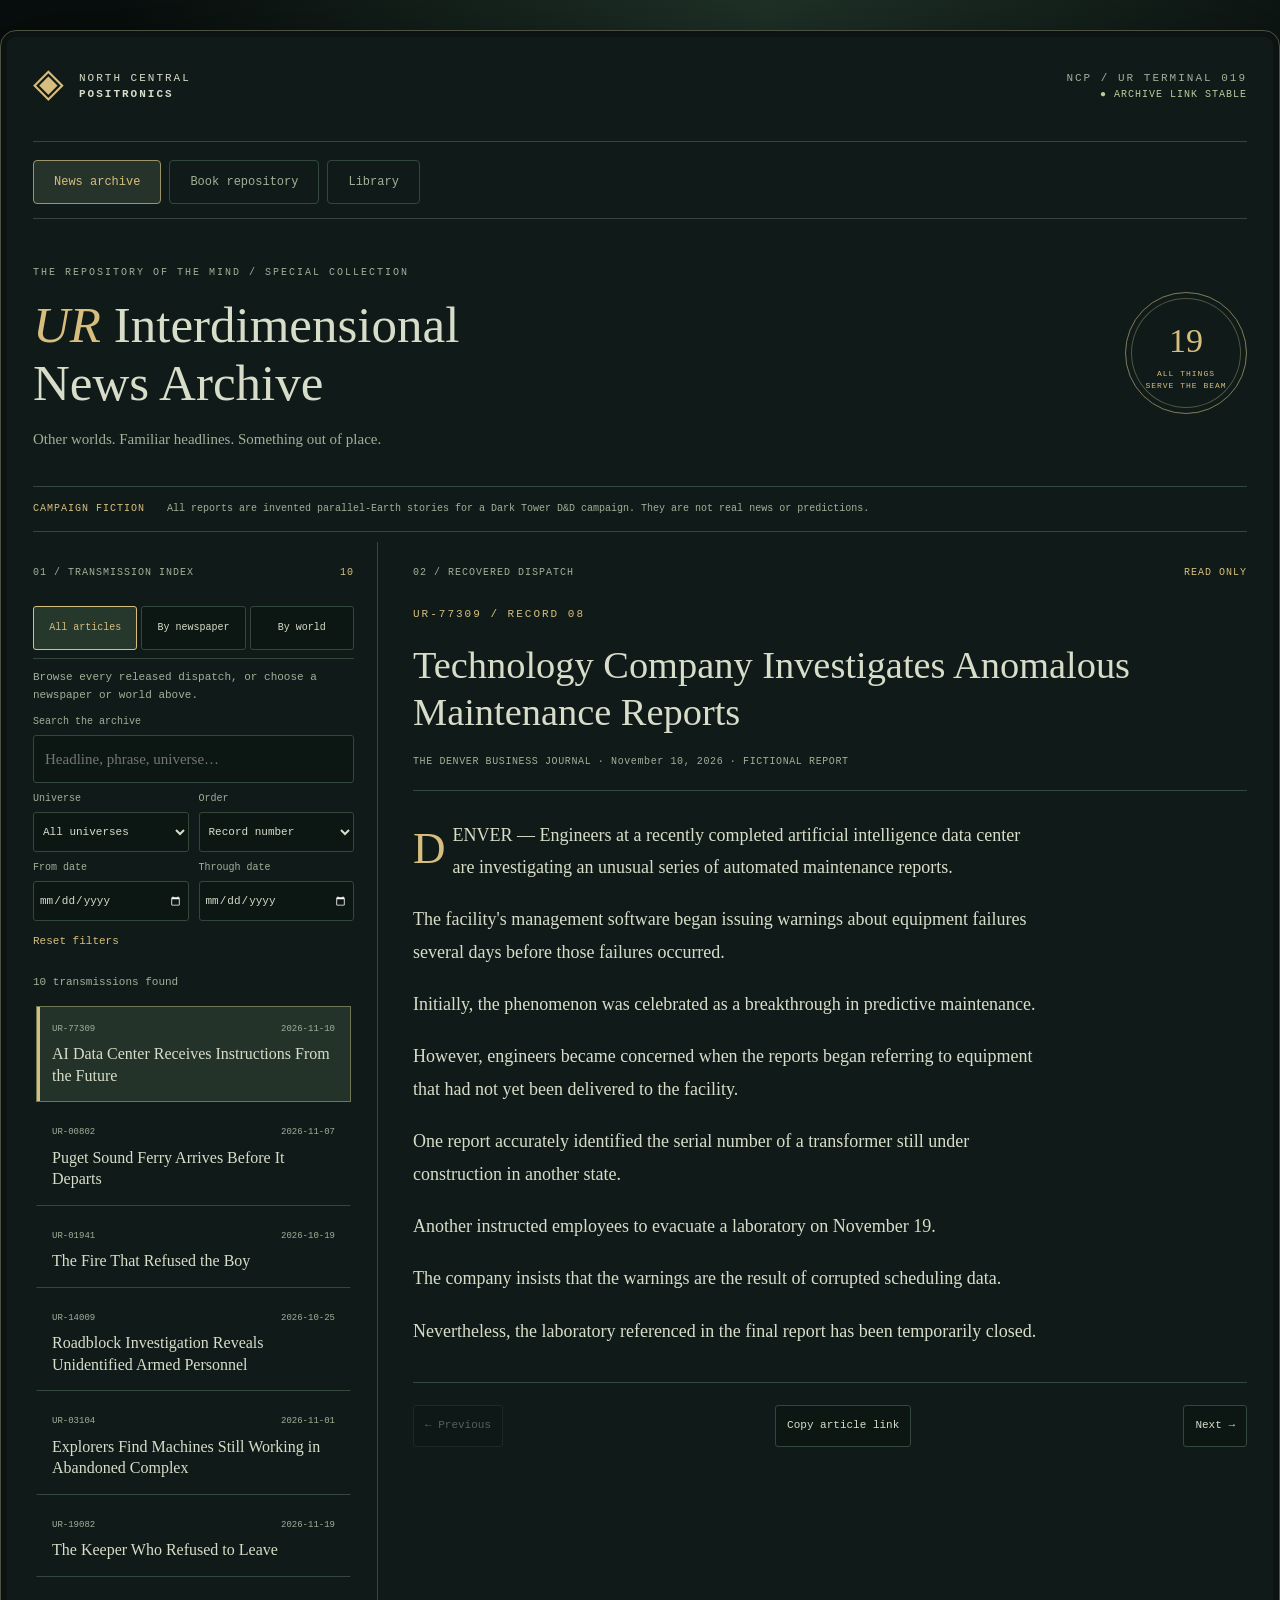
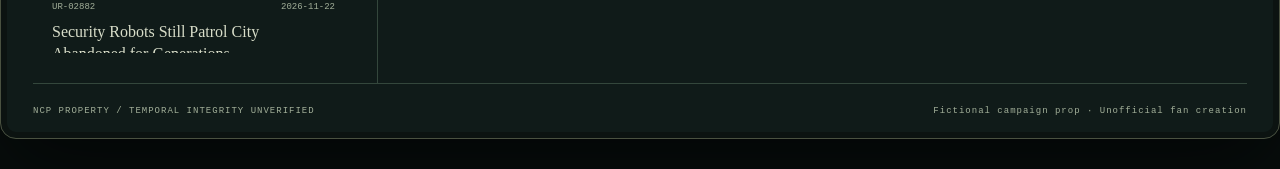
<file: index.html>
<!doctype html>
<html lang="en"><head><meta charset="utf-8"><meta name="viewport" content="width=device-width,initial-scale=1"><meta name="theme-color" content="#0e1716"><meta name="description" content="The UR campaign terminal: fictional news dispatches and a searchable book repository."><title>UR Archive | News &amp; Books</title><style>*{box-sizing:border-box} :root{color-scheme:dark;--bg:#101b19;--panel:#15221f;--line:#34473c;--ink:#d8ddc9;--muted:#a2af99;--gold:#d6be7e}body{margin:0;background:#080e0d;color:var(--ink);font:15px/1.6 Georgia,serif;background-image:radial-gradient(ellipse at 60% 0,#203329 0,transparent 60%)}button,input,select{font:inherit}button,a,input,select{-webkit-tap-highlight-color:transparent}button{cursor:pointer}button:disabled{opacity:.35;cursor:default}button,input,select{border:1px solid var(--line);border-radius:3px;background:#0c1714;color:var(--ink);padding:11px}input,select{width:100%;min-width:0}input:focus,select:focus,button:focus-visible,a:focus-visible{outline:2px solid var(--gold);outline-offset:3px}button:hover:not(:disabled){border-color:var(--gold);color:var(--gold)}.tablet{max-width:1440px;margin:30px auto;border:1px solid #4a5140;border-radius:16px;background:var(--bg);box-shadow:0 30px 90px #0009,inset 0 0 0 6px #0c1311;overflow:hidden}header{display:flex;justify-content:space-between;align-items:center;margin:0 32px;padding:25px 0;border-bottom:1px solid var(--line);font:11px/1.5 Consolas,monospace;letter-spacing:2px}.brand{display:flex;align-items:center;gap:13px}.sigil{color:var(--gold);font-size:40px}.hardware{text-align:right;color:var(--muted)}.signal{color:#bbcb9b;font-size:10px;letter-spacing:1px}main{padding:0 32px}.intro{display:flex;justify-content:space-between;gap:20px;align-items:center;padding:36px 0 25px}.eyebrow,.section-label,label,.small,.fiction,footer,.text-button,.record-meta,.article-meta,.reader-controls,.kicker{font-family:Consolas,monospace}.eyebrow{font-size:10px;letter-spacing:2px;color:var(--muted)}h1{font-weight:normal;font-size:clamp(30px,4vw,51px);line-height:1.14;margin:15px 0}h1>span{color:var(--gold);font-style:italic} .sub{color:var(--muted);margin:0}.seal{border:1px solid #7c7957;border-radius:50%;width:122px;height:122px;flex-shrink:0;display:flex;flex-direction:column;align-items:center;justify-content:center;color:var(--gold);font-size:34px;box-shadow:inset 0 0 0 5px var(--bg),inset 0 0 0 6px #4d5640}.seal small{font:8px/1.5 Consolas,monospace;text-align:center;letter-spacing:1px}.fiction{font-size:10px;letter-spacing:1px;color:var(--gold);padding:14px 0;border-top:1px solid var(--line);border-bottom:1px solid var(--line)}.fiction span{letter-spacing:0;color:var(--muted);margin-left:15px}.workspace{display:grid;grid-template-columns:345px minmax(0,1fr)}aside{border-right:1px solid var(--line);padding:23px 23px 30px 0}.section-label{font-size:10px;color:var(--muted);letter-spacing:1px;display:flex;justify-content:space-between;gap:10px;margin-bottom:25px}.section-label span{color:var(--gold)}label{display:block;font-size:10px;color:var(--muted);margin:8px 0 5px}.filters{display:grid;grid-template-columns:1fr 1fr;gap:10px}.filters input,.filters select{font:11px Consolas,monospace;padding:10px 5px;min-height:40px}.text-button{border:0;background:none;padding:12px 0;font-size:11px;color:var(--gold)}.small{font-size:11px;color:var(--muted)}#records{display:grid;gap:7px;max-height:650px;overflow:auto;padding:3px}.record{display:block;text-align:left;width:100%;background:transparent;padding:15px;border-color:transparent;border-bottom-color:var(--line);border-radius:0}.record[aria-current=true]{background:#23332a;border:1px solid #6f7854;box-shadow:inset 3px 0 var(--gold)}.record-meta{display:flex;justify-content:space-between;font-size:9px;color:var(--muted);gap:7px}.record-title{display:block;font-size:16px;line-height:1.35;margin-top:7px}#reader{padding:23px 0 30px 35px;min-height:700px;scroll-margin-top:15px}.kicker{color:var(--gold);font-size:11px;letter-spacing:2px}h2{font-weight:normal;font-size:clamp(25px,3vw,39px);line-height:1.22;margin:18px 0}.article-meta{font-size:10px;color:var(--muted);border-bottom:1px solid var(--line);padding-bottom:20px;letter-spacing:.6px}.body{max-width:70ch;font-size:18px;line-height:1.8;margin-top:28px}.body p{margin:0 0 20px}.body p:first-child:first-letter{font-size:2.5em;float:left;line-height:1;padding:7px 7px 0 0;color:var(--gold)}.reader-controls{display:flex;justify-content:space-between;gap:8px;margin-top:35px;padding-top:22px;border-top:1px solid var(--line);font-size:11px}.empty{padding:65px 0;color:var(--muted);max-width:50ch}footer{border-top:1px solid var(--line);margin:0 32px;padding:20px 0;display:flex;justify-content:space-between;gap:15px;color:var(--muted);font-size:9px;letter-spacing:1px}.skip{position:absolute;left:10px;top:-100px;background:var(--gold);color:#111;padding:10px;z-index:2}.skip:focus{top:10px}
@media(min-width:1500px){.tablet{margin:45px auto}}@media(max-width:800px){.tablet{margin:0;border-radius:0;border:0}header{margin:0 20px;padding:16px 0}.hardware{font-size:9px;letter-spacing:0}.signal{font-size:8px}main{padding:0 20px}.intro{padding:25px 0}.seal{display:none}.fiction span{display:block;margin:6px 0 0}.workspace{display:block}aside{border-right:0;border-bottom:1px solid var(--line);padding:20px 0}#records{max-height:260px;grid-template-columns:1fr 1fr}.record{padding:12px}.record-meta{flex-wrap:wrap}.record-title{font-size:14px}#reader{padding:25px 0;min-height:400px}.body{font-size:18px}.section-label{margin-bottom:16px}footer{margin:0 20px;flex-direction:column}.reader-controls{flex-wrap:wrap}.reader-controls button{flex:1;white-space:nowrap}}@media(max-width:360px){header{letter-spacing:0}.brand{gap:6px}#records{grid-template-columns:1fr}}@media print{body,.tablet{background:white;color:black;box-shadow:none;border:0}header,.intro,.fiction,aside,.reader-controls,footer,#notice,.section-label{display:none}.workspace{display:block}#reader{padding:0}.body,.article-meta,.kicker{color:black}}

.browse-tabs{display:flex;gap:4px;border-bottom:1px solid var(--line);padding-bottom:8px}.browse-tabs button{flex:1;font:10px/1.4 Consolas,monospace;padding:10px 5px;min-height:44px}.browse-tabs [aria-selected=true]{color:var(--gold);border-color:var(--gold);background:#26382b}#browse-panel .small{margin:10px 0}.group-list{display:grid;gap:5px;max-height:185px;overflow:auto;padding:3px;margin-bottom:15px}.group-button{text-align:left;font:10px/1.5 Consolas,monospace;padding:10px;min-height:40px;overflow-wrap:anywhere}.group-button[aria-pressed=true]{border-color:var(--gold);color:var(--gold);background:#23332a}@media(max-width:800px){.group-list{max-height:160px;grid-template-columns:1fr 1fr}}@media(max-width:360px){.group-list{grid-template-columns:1fr}}
</style><style>.archive-nav{display:flex;gap:8px;margin:18px 32px 0;border-bottom:1px solid var(--line);padding-bottom:14px}.archive-nav a{display:inline-flex;gap:8px;align-items:center;min-height:44px;text-decoration:none;font:12px Consolas,monospace;padding:10px 20px;border:1px solid var(--line);border-radius:4px;color:var(--muted)}.archive-nav a:hover,.archive-nav a[aria-current=page]{color:var(--gold);border-color:#9b9569;background:#26332a}.catalog-intro{padding-bottom:30px}.catalog-intro h1{font-size:clamp(34px,4vw,52px)}.catalog-intro .sub{max-width:65ch}.catalog-controls{display:grid;grid-template-columns:minmax(200px,2fr) minmax(140px,1.3fr) minmax(100px,.8fr) minmax(120px,1fr) auto;gap:12px;align-items:end;margin:25px 0 18px}.catalog-controls label{font-size:11px}.catalog-controls input,.catalog-controls select{font-size:13px;padding:12px;min-height:46px}.catalog-controls button{min-height:46px;font:11px Consolas,monospace}.shelf-row{display:flex;flex-wrap:wrap;gap:7px;margin:14px 0 20px}.shelf-button{font:10px/1.5 Consolas,monospace;padding:9px 12px;min-height:39px;text-align:left}.shelf-button[aria-pressed=true]{border-color:var(--gold);background:#26372b;color:var(--gold)}.catalog-totals{display:flex;justify-content:space-between;gap:15px;margin:20px 0;color:var(--muted);font:11px Consolas,monospace}.book-grid{display:grid;grid-template-columns:repeat(3,minmax(0,1fr));gap:16px;padding-bottom:30px}.book-card{position:relative;display:flex;flex-direction:column;min-width:0;border:1px solid var(--line);border-radius:5px;padding:21px 22px 20px 26px;background:linear-gradient(120deg,#1d2b22,#111e19);overflow:hidden;scroll-margin-top:20px}.book-card:before{content:"";position:absolute;top:0;bottom:0;left:0;width:5px;background:#8b8c60}.book-card:nth-child(3n+2):before{background:#827359}.book-card:nth-child(3n):before{background:#66867a}.book-card:target{outline:2px solid var(--gold);outline-offset:2px}.book-id{font:10px Consolas,monospace;color:var(--gold);letter-spacing:1px;margin:0 0 12px}.book-shelf{font:9px/1.5 Consolas,monospace;color:var(--muted);margin:0}.book-card h2{font-size:24px;line-height:1.2;margin:13px 0 9px;overflow-wrap:anywhere}.book-author{font-size:13px;color:#b6c3aa;margin:0 0 16px}.book-blurb{font-size:15px;line-height:1.7;flex:1;margin:0 0 20px}.book-access{font:10px/1.6 Consolas,monospace;color:#a9b99d;padding-top:14px;border-top:1px solid var(--line);margin:0 0 14px}.book-link{display:block;text-align:center;border:1px solid #727d52;background:#263528;color:#e2d7b0;padding:10px 8px;border-radius:3px;text-decoration:none;font:11px/1.5 Consolas,monospace;min-height:42px}.book-link:hover{background:#34432c;border-color:var(--gold)}.catalog-empty{grid-column:1/-1;min-height:250px;padding:40px 0;color:var(--muted)}.catalog-note{border-top:1px solid var(--line);padding:20px 0;font:11px/1.7 Consolas,monospace;color:var(--muted)}@media(max-width:1050px){.catalog-controls{grid-template-columns:1fr 1fr}.catalog-controls>div:first-child{grid-column:1/-1}.book-grid{grid-template-columns:repeat(2,minmax(0,1fr))}}@media(max-width:600px){.archive-nav{margin:15px 20px 0}.book-grid{grid-template-columns:1fr;gap:13px}.catalog-controls{gap:10px}.catalog-controls input,.catalog-controls select{font-size:12px}.catalog-totals{flex-direction:column;gap:8px}.book-card{padding:20px 20px 20px 25px}.book-card h2{font-size:25px}.shelf-button{font-size:10px}.catalog-intro{padding-top:20px}}
</style><style>[hidden]{display:none!important}.archive-nav{flex-wrap:wrap}</style></head>
<body><a class="skip" href="#reader">Skip to article</a>
<div class="tablet"><header><div class="brand"><span class="sigil" aria-hidden="true">◈</span><div>NORTH CENTRAL<br><b>POSITRONICS</b></div></div><div class="hardware">NCP / UR TERMINAL 019<br><span class="signal">● ARCHIVE LINK STABLE</span></div></header><nav class="archive-nav" aria-label="Archive sections"><a id="section-news" href="#news" aria-current="page" aria-controls="news-panel">News archive</a><a id="section-books" href="#books" aria-controls="books-panel">Book repository</a><a href="library.html">Library</a></nav>
<main><div id="news-panel"><section class="intro"><div><p class="eyebrow">THE REPOSITORY OF THE MIND / SPECIAL COLLECTION</p><h1><span>UR</span> Interdimensional<br>News Archive</h1><p class="sub">Other worlds. Familiar headlines. Something out of place.</p></div><div class="seal" aria-hidden="true">19<small>ALL THINGS<br>SERVE THE BEAM</small></div></section>
<p class="fiction">CAMPAIGN FICTION <span>All reports are invented parallel-Earth stories for a Dark Tower D&amp;D campaign. They are not real news or predictions.</span></p>
<div class="workspace"><aside aria-label="Archive browser"><div class="section-label">01 / TRANSMISSION INDEX <span id="count"></span></div>
<div class="browse-tabs" role="tablist" aria-label="Browse articles by"><button id="tab-all" role="tab" aria-selected="true" aria-controls="browse-panel" tabindex="0">All articles</button><button id="tab-newspaper" role="tab" aria-selected="false" aria-controls="browse-panel" tabindex="-1">By newspaper</button><button id="tab-world" role="tab" aria-selected="false" aria-controls="browse-panel" tabindex="-1">By world</button></div><div id="browse-panel" role="tabpanel" aria-labelledby="tab-all"></div>
<label for="search">Search the archive</label><input id="search" type="search" placeholder="Headline, phrase, universe…" autocomplete="off">
<div class="filters"><div><label for="universe">Universe</label><select id="universe"><option value="">All universes</option></select></div><div><label for="sort">Order</label><select id="sort"><option value="record">Record number</option><option value="newest">Newest first</option><option value="oldest">Oldest first</option></select></div></div>
<div class="filters"><div><label for="from">From date</label><input id="from" type="date"></div><div><label for="to">Through date</label><input id="to" type="date"></div></div>
<button class="text-button" id="clear">Reset filters</button><p id="status" role="status" class="small"></p><nav id="records" aria-label="Articles"></nav>
</aside><section id="reader" tabindex="-1" aria-label="Article reader"><div class="section-label">02 / RECOVERED DISPATCH <span>READ ONLY</span></div><div id="article"></div><div class="reader-controls"><button id="prev">← Previous</button><button id="share">Copy article link</button><button id="next">Next →</button></div><p id="notice" role="status" class="small"></p></section></div></div><div id="books-panel" hidden><section class="intro catalog-intro"><div><p class="eyebrow">THE REPOSITORY OF THE MIND / READING COLLECTION</p><h1><span>UR</span> Book Repository</h1><p class="sub">One hundred records. Six shelves. A little more of the world, preserved.</p></div><div class="seal" aria-hidden="true">100<small>VOLUMES &amp;<br>ARCHIVES</small></div></section><p class="fiction">READING CATALOG <span>Real-world books and resources, presented inside your fictional campaign tablet. Links open external reading, borrowing, or archive pages.</span></p><section aria-label="Catalog filters" class="catalog-controls"><div><label for="book-search">Search title, author, or subject</label><input id="book-search" type="search" placeholder="Dune, engineering, children…" autocomplete="off"></div><div><label for="shelf">Shelf</label><select id="shelf"><option value="">All shelves</option></select></div><div><label for="format">Format</label><select id="format"><option value="">All formats</option><option>Book</option><option>Guide</option><option>Journal</option></select></div><div><label for="book-sort">Order</label><select id="book-sort"><option value="catalog">Catalog order</option><option value="title">Title A–Z</option><option value="author">Author A–Z</option></select></div><button id="book-reset">Reset filters</button></section><nav id="shelves" class="shelf-row" aria-label="Book shelves"></nav><div class="catalog-totals"><span id="book-count" role="status"></span><span>BOOKS / MANUALS / SCIENCE ARCHIVES</span></div><section id="book-grid" class="book-grid" aria-label="Catalog records"></section><p class="catalog-note">This catalog links to reading sources; it does not host or redistribute the books. Borrowing, previews, full-text access, and public-domain status depend on the source, edition, and region. Journal entries open journal archives. Descriptions and links are preserved from your supplied catalog.</p></div></main>
<footer><span>NCP PROPERTY / TEMPORAL INTEGRITY UNVERIFIED</span><span>Fictional campaign prop · Unofficial fan creation</span></footer></div>
<noscript>This archive requires JavaScript to browse its fictional articles. Enable JavaScript and reload.</noscript><script>window.UR_ARTICLES=[{"id": "record-8", "number": 8, "label": "AI Data Center Receives Instructions From the Future", "universe": "UR-77309", "publication": "THE DENVER BUSINESS JOURNAL", "date": "2026-11-10", "title": "Technology Company Investigates Anomalous Maintenance Reports", "paragraphs": ["DENVER — Engineers at a recently completed artificial intelligence data center are investigating an unusual series of automated maintenance reports.", "The facility's management software began issuing warnings about equipment failures several days before those failures occurred.", "Initially, the phenomenon was celebrated as a breakthrough in predictive maintenance.", "However, engineers became concerned when the reports began referring to equipment that had not yet been delivered to the facility.", "One report accurately identified the serial number of a transformer still under construction in another state.", "Another instructed employees to evacuate a laboratory on November 19.", "The company insists that the warnings are the result of corrupted scheduling data.", "Nevertheless, the laboratory referenced in the final report has been temporarily closed."]}, {"id": "record-19", "number": 19, "label": "Puget Sound Ferry Arrives Before It Departs", "universe": "UR-00802", "publication": "THE PUGET SOUND TIMES", "date": "2026-11-07", "title": "Washington State Ferries Investigate Unexplained Schedule Discrepancy", "paragraphs": ["BREMERTON, WASHINGTON — Washington State Ferries officials are reviewing an unusual incident involving a passenger ferry operating between Bremerton and Seattle.", "According to automated navigation records, the vessel arrived at its destination three minutes before its documented departure time.", "Crew members and passengers insist that the crossing proceeded normally.", "Officials initially suspected a malfunction involving synchronized clocks.", "However, security footage from both terminals appears to support the conflicting timestamps.", "A passenger reported receiving a text message from his wife confirming his arrival while he was still watching the vessel leave the dock.", "The Coast Guard has requested copies of the navigation records.", "An engineer examining the footage noted another discrepancy.", "For approximately nineteen seconds, the vessel's reflection remained visible on the water after the ship itself had moved out of the camera's frame."]}, {"id": "record-21", "number": 21, "label": "The Fire That Refused the Boy", "universe": "UR-01941", "publication": "THE HEMPHILL COUNTY REGISTER", "date": "2026-10-19", "title": "Charyou Tree Ceremony Ends in Death After Three Failed Ignitions", "paragraphs": ["HEMPHILL — Authorities are investigating the death of Orin Vale during the Charyou Tree ritual after three attempts to ignite the ceremonial fire failed.", "Witnesses report that a six-year-old boy named Tobin Crowley was initially selected for the Charyou Tree ritual, a tradition maintained by the community for generations.", "According to multiple accounts, the ceremonial fire failed to ignite on three consecutive attempts.", "Several witnesses insist the torches were burning normally before being brought into contact with the prepared kindling. Others claim the flames visibly disappeared.", "The ceremony's organizers subsequently selected another participant, identified as Orin Vale.", "Orin Vale died in the Charyou Tree burning.", "The boy's father, Thomas Crowley, reportedly left the gathering carrying his son. He has declined requests for an interview.", "Investigators have found no mechanical explanation for the repeated ignition failures.", "A witness interviewed after the incident offered a different explanation.", "\"Maybe the fire knew something we didn't.\""], "collection": "Echoes of the Past", "sourceNumber": 1}, {"id": "record-24", "number": 24, "label": "Roadblock Investigation Reveals Unidentified Armed Personnel", "universe": "UR-14009", "publication": "THE FRONTIER NATIONAL WIRE", "date": "2026-10-25", "title": "Investigators Discover Masked Individuals Among Casualties at Highway Checkpoint", "paragraphs": ["KINGSTOWN — Authorities investigating a deadly confrontation at an unofficial highway checkpoint have reported the presence of unidentified armed personnel among the dead.", "The checkpoint was apparently operated by individuals associated with Ironclad, although the company has not confirmed responsibility for the installation.", "Investigators also discovered several bodies wearing unusual face coverings.", "No identification documents were recovered from those individuals.", "Authorities have not released the total number of casualties or identified the travelers involved in the confrontation.", "The site contained evidence of a violent engagement, with abandoned equipment and damaged barricades scattered across the road.", "A source familiar with the investigation stated that the masked individuals appeared to be operating alongside the checkpoint's guards.", "When asked whether they were employees, the source declined to comment.", "The only unusual detail included in the official report concerns the masks themselves.", "Investigators have requested additional analysis to determine what materials were used in their construction."], "collection": "Echoes of the Past", "sourceNumber": 4}, {"id": "record-26", "number": 26, "label": "Explorers Find Machines Still Working in Abandoned Complex", "universe": "UR-03104", "publication": "THE NORTH AMERICAN SCIENCE REPORT", "date": "2026-11-01", "title": "Artificial Intelligence System Discovered in Long-Abandoned Underground Facility", "paragraphs": ["UNDISCLOSED LOCATION — Explorers exploring an abandoned underground installation have discovered automated equipment that appears to have continued functioning long after the facility was evacuated.", "The complex contains maintenance robots, emergency systems, computer terminals, and extensive industrial infrastructure.", "A partially functioning artificial intelligence identified itself using the designation OR3N.", "According to preliminary reports, the system communicates in ordinary language and retains access to some facility records.", "Explorers also discovered evidence that parts of the installation had experienced serious equipment failures and emergency shutdowns.", "Several security devices remain operational.", "An explorer involved in the exploration reported that the system was unusually conversational despite the facility's condition.", "\"It's like speaking with a technician who never got the memo that everybody else went home.\"", "The facility's original purpose remains under investigation."], "collection": "Echoes of the Past", "sourceNumber": 6}, {"id": "record-28", "number": 28, "label": "The Keeper Who Refused to Leave", "universe": "UR-19082", "publication": "THE HISTORICAL ARCHIVES REVIEW", "date": "2026-11-19", "title": "Librarian Maintains Vast Collection Inside Abandoned City", "paragraphs": ["NEW CANAAN — Researchers surveying a remarkably well-preserved district have discovered a functioning library containing thousands of books and historical records.", "Unlike most buildings in the surrounding area, the library appears to remain under active supervision.", "Its curator, a man identifying himself as Stephen Toren, claims to have served as the collection's keeper for many years.", "The institution contains extensive collections of literature, medicine, religion, history, and engineering.", "Of particular interest is a restricted collection devoted almost entirely to the works of a single American author.", "Toren declined to explain the purpose of this unusual arrangement.", "Researchers also observed that portions of the library's architecture appear inconsistent with its original construction records.", "One visitor claimed to have discovered a room that did not appear on the building's floor plan.", "When asked about the discrepancy, Toren reportedly smiled.", "\"Not every book belongs on an open shelf. And not every room belongs on a map.\""], "collection": "Echoes of Possible Futures", "sourceNumber": 8}, {"id": "record-29", "number": 29, "label": "Security Robots Still Patrol City Abandoned for Generations", "universe": "UR-02882", "publication": "THE AUTOMATION REVIEW", "date": "2026-11-22", "title": "Researchers Warn That Autonomous Emergency Systems May Remain Operational", "paragraphs": ["WEST QUARTER — An engineering survey of a deserted urban district has revealed an extensive network of autonomous emergency-response machinery.", "The district's buildings appear extraordinarily well preserved despite the absence of a permanent population.", "Investigators report that robotic emergency units remain connected to charging stations inside a former municipal response facility.", "The machines appear equipped with specialized tools for firefighting, structural rescue, hazardous-material control, and security operations.", "Researchers are particularly concerned that their operating instructions may never have been updated following the city's abandonment.", "Preliminary tests indicate that some units continue to interpret unauthorized entry as a potential emergency.", "One engineer involved in the investigation warned that the machines may be functioning precisely as originally designed.", "\"The problem isn't necessarily that they've forgotten their instructions. It's that they remember them perfectly.\""], "collection": "Echoes of Possible Futures", "sourceNumber": 9}, {"id": "record-32", "number": 32, "label": "Corporate Headquarters May Hold Additional Power Schematics", "universe": "UR-09123", "publication": "THE INDUSTRIAL HERITAGE REPORT", "date": "2026-12-09", "title": "North Central Positronics Archive May Supplement Surviving Dogan Manual", "paragraphs": ["WEST QUARTER — Researchers examining the former headquarters of North Central Positronics believe the building may contain additional engineering schematics relating to a long-abandoned underground facility.", "The installation, identified in several surviving documents as a Dogan, appears to have served multiple industrial and technical functions.", "Preliminary references suggest that it possessed a complex auxiliary electrical distribution system designed to preserve essential operations during major power failures.", "A relevant Dogan installation manual is already held in the Repository of the Mind's Engineering section and provides useful instructions for work on the installation.", "Additional facility-specific schematics could supplement that manual with circuit identifiers, control-system details, and information about undocumented modifications.", "A former NCP records index suggests that these supplementary documents may have been retained within the headquarters' central engineering archives.", "The report notes that the archives themselves have not yet been accessed.", "One technician cautioned that recovering the documents would not necessarily make the equipment safe to operate."], "collection": "Echoes of Possible Futures", "sourceNumber": 12}, {"id": "record-35", "number": 35, "label": "Four Missing, One Arrested", "universe": "UR-00019", "publication": "THE AMERICAN PRESS", "date": "2026-10-26", "title": "Navy Sailor Charged With Four Murders Despite Absence of Bodies", "paragraphs": ["Authorities have arrested an active-duty United States Navy sailor following the unexplained disappearance of four individuals from a private residence.", "The missing persons, identified as Chris, Ciera, Tyler, and Kelly, were reportedly gathered at the home of Tyler and Kelly shortly before their disappearance.", "Investigators have recovered no bodies.", "According to police, there is no evidence that the four individuals left the property through any conventional means. Officers examining the residence found no obvious indications of forced entry or a struggle sufficient to explain the disappearance of four adults.", "The investigation took an unusual turn when the sailor, who had been present during the incident, provided authorities with an extraordinary explanation.", "He reportedly claimed that the missing individuals had been transported to another world.", "Sources familiar with the questioning say the suspect described unfamiliar towns, strange machinery, and locations that investigators have been unable to identify.", "One investigator described the statements as unusually elaborate.", "\"He wasn't just saying they disappeared. He was describing an entire place where he believed they had gone.\"", "Prosecutors have filed four murder charges.", "The suspect's defense maintains that no physical evidence establishes that any of the missing persons are dead.", "During an initial court appearance, the sailor reportedly repeated that his friends were alive.", "Authorities have not commented on whether their investigation has identified any alternative explanation."], "collection": "The Sailor's Search", "sourceNumber": 1}, {"id": "record-36", "number": 36, "label": "Prison Officials Unable to Explain Inmate's Disappearance", "universe": "UR-00019", "publication": "THE NATIONAL EVENING POST", "date": "2026-10-30", "title": "Murder Suspect Vanishes From Locked Cell; Internal Investigation Underway", "paragraphs": ["Federal authorities have launched a nationwide search for a Navy sailor who disappeared from a secured prison cell while awaiting trial for four murders.", "Corrections officers discovered the inmate missing during a routine inspection.", "According to prison officials, the cell door remained locked, the security systems showed no evidence of unauthorized access, and no damage was found to the walls or ventilation system.", "Authorities have not explained how the prisoner could have escaped.", "An employee familiar with the investigation claims that security footage shows the inmate seated on his bunk shortly before the incident.", "The man appears to look toward the ceiling and speak, although the recording contains no audio.", "The footage then suffers a brief visual disturbance.", "When the image returns, the cell is empty.", "A prison spokesperson declined to discuss the recording, stating that all available evidence remains under review.", "Several employees have also described hearing an unusual ringing noise shortly before the disappearance. Officials insist that these accounts have not been substantiated.", "The suspect's former attorney stated that his client had repeatedly expressed concern for the four people he was accused of murdering.", "\"He maintained that they were alive. He never changed that story.\"", "Federal investigators have issued an alert requesting information concerning the fugitive's whereabouts."], "collection": "The Sailor's Search", "sourceNumber": 2}];</script><script>(()=>{'use strict';
const data=Array.isArray(window.UR_ARTICLES)?window.UR_ARTICLES:[];
const $=id=>document.getElementById(id);
const dateText=d=>new Date(d+'T12:00:00Z').toLocaleDateString('en-US',{year:'numeric',month:'long',day:'numeric',timeZone:'UTC'});
let selected=null,filtered=[],browseMode='all',browseGroup='';
function node(tag,text,className){const n=document.createElement(tag);if(text!==undefined)n.textContent=text;if(className)n.className=className;return n;}
[...new Set(data.map(a=>a.universe))].sort().forEach(u=>{const o=node('option',u);o.value=u;$('universe').append(o);});
function filter(){const q=$('search').value.trim().toLowerCase();filtered=data.filter(a=>(!browseGroup||(browseMode==='newspaper'?a.publication:a.universe)===browseGroup)&&(!$('universe').value||a.universe===$('universe').value)&&(!$('from').value||a.date>=$('from').value)&&(!$('to').value||a.date<=$('to').value)&&(!q||[a.title,a.label,a.universe,a.publication,...a.paragraphs].join(' ').toLowerCase().includes(q))).sort((a,b)=>$('sort').value==='newest'?b.date.localeCompare(a.date)||a.number-b.number:$('sort').value==='oldest'?a.date.localeCompare(b.date)||a.number-b.number:a.number-b.number);if(!filtered.some(a=>a.id===selected))selected=filtered[0]?.id||null;render();}
function renderGroups(){const panel=$('browse-panel');panel.replaceChildren();panel.setAttribute('aria-labelledby','tab-'+browseMode);if(browseMode==='all'){panel.append(node('p','Browse every released dispatch, or choose a newspaper or world above.','small'));return;}const key=browseMode==='newspaper'?'publication':'universe';const counts=new Map();data.forEach(a=>counts.set(a[key],(counts.get(a[key])||0)+1));const groups=node('div',undefined,'group-list');function choice(value,label,count){const b=node('button',label+' ('+count+')','group-button');b.setAttribute('aria-pressed',String(browseGroup===value));b.onclick=()=>{browseGroup=value;renderGroups();filter();};groups.append(b);}choice('','All '+(browseMode==='newspaper'?'newspapers':'worlds'),data.length);[...counts.keys()].sort().forEach(g=>choice(g,g,counts.get(g)));panel.append(node('p','Choose a '+(browseMode==='newspaper'?'newspaper':'world')+'. Counts show released articles.','small'),groups);}
function setBrowse(mode){browseMode=mode;browseGroup='';['all','newspaper','world'].forEach(m=>{const t=$('tab-'+m);t.setAttribute('aria-selected',String(m===mode));t.tabIndex=m===mode?0:-1;});renderGroups();filter();}
['all','newspaper','world'].forEach((mode,i)=>{const tab=$('tab-'+mode);tab.onclick=()=>setBrowse(mode);tab.addEventListener('keydown',e=>{const modes=['all','newspaper','world'];let n;if(e.key==='ArrowRight')n=(i+1)%3;else if(e.key==='ArrowLeft')n=(i+2)%3;else if(e.key==='Home')n=0;else if(e.key==='End')n=2;else return;e.preventDefault();setBrowse(modes[n]);$('tab-'+modes[n]).focus();});});
function render(){ $('count').textContent=String(data.length).padStart(2,'0');$('status').textContent=filtered.length+' transmission'+(filtered.length===1?'':'s')+' found';$('records').replaceChildren(); filtered.forEach(a=>{const b=node('button',undefined,'record');b.setAttribute('aria-current',String(a.id===selected));const m=node('span',undefined,'record-meta');m.append(node('span',a.universe),node('span',a.date));b.append(m,node('span',a.label,'record-title'));b.onclick=()=>open(a.id,true);$('records').append(b);});const a=filtered.find(a=>a.id===selected);$('article').replaceChildren();if(a){$('article').append(node('p',a.universe+' / RECORD '+String(a.number).padStart(2,'0'),'kicker'),node('h2',a.title),node('p',a.publication+' · '+dateText(a.date)+' · FICTIONAL REPORT','article-meta'));const body=node('div',undefined,'body');a.paragraphs.forEach(p=>body.append(node('p',p)));$('article').append(body);document.title=a.universe+' | UR Interdimensional News Archive';}else{const e=node('div',undefined,'empty');e.append(node('h2',data.length?'No matching transmissions':'Awaiting transmission'),node('p',data.length?'Try another search or reset the filters.':'No dispatches have been released by the keeper of this archive. Check back after your next discovery.'));$('article').append(e);document.title='UR Interdimensional News Archive';}const i=filtered.findIndex(a=>a.id===selected);$('prev').disabled=i<=0;$('next').disabled=i<0||i>=filtered.length-1;$('share').disabled=!a;}
function open(id,focus=false){selected=id;try{history.replaceState(null,'','#'+id);}catch{}render();$('notice').textContent='';if(focus)$('reader').focus();}
function reset(){['search','universe','from','to'].forEach(id=>$(id).value='');$('sort').value='record';browseGroup='';renderGroups();filter();}
['search','from','to'].forEach(id=>$(id).addEventListener('input',filter));['universe','sort'].forEach(id=>$(id).addEventListener('change',filter));$('clear').onclick=reset;
$('prev').onclick=()=>open(filtered[filtered.findIndex(a=>a.id===selected)-1].id,true);$('next').onclick=()=>open(filtered[filtered.findIndex(a=>a.id===selected)+1].id,true);
function route(){const id=location.hash.slice(1);if(id==='books'||id.startsWith('BK-'))return;reset();if(data.some(a=>a.id===id))open(id);else if(id&&id!=='news'){selected=null;filtered=[];render();$('notice').textContent='This transmission is not available in the current release. Reset filters to browse available records.';}}
window.addEventListener('hashchange',route);
$('share').onclick=async()=>{const url=new URL(location.href);url.hash=selected;try{await navigator.clipboard.writeText(url.href);$('notice').textContent='Article link copied. Share it with your ka-tet.';}catch{$('notice').replaceChildren(node('span','Copy this article link: '));const input=node('input');input.value=url.href;input.setAttribute('aria-label','Article link');$('notice').append(input);input.select();}};
route();
})();
</script><script>(()=>{'use strict';
const BOOKS=[{"id":"BK-001","category":"Children and Young Readers","title":"The Cat in the Hat","author":"Dr. Seuss","blurb":"A mischievous visitor turns a rainy afternoon upside down for two children.","read_url":"https://openlibrary.org/works/OL1898309W/The_Cat_in_the_Hat","access":"Borrow / preview where available","format":"Book"},{"id":"BK-002","category":"Children and Young Readers","title":"Green Eggs and Ham","author":"Dr. Seuss","blurb":"A stubborn eater discovers that trying unfamiliar food can bring surprising rewards.","read_url":"https://openlibrary.org/search?title=Green+Eggs+and+Ham&author=Dr.+Seuss","access":"Find / borrow / preview (availability varies)","format":"Book"},{"id":"BK-003","category":"Children and Young Readers","title":"Where the Wild Things Are","author":"Maurice Sendak","blurb":"Max sails into a wild imaginary kingdom and learns the pull of home.","read_url":"https://openlibrary.org/search?title=Where+the+Wild+Things+Are&author=Maurice+Sendak","access":"Find / borrow / preview (availability varies)","format":"Book"},{"id":"BK-004","category":"Children and Young Readers","title":"The Very Hungry Caterpillar","author":"Eric Carle","blurb":"A tiny caterpillar eats through a week of food before a remarkable transformation.","read_url":"https://openlibrary.org/search?title=The+Very+Hungry+Caterpillar&author=Eric+Carle","access":"Find / borrow / preview (availability varies)","format":"Book"},{"id":"BK-005","category":"Children and Young Readers","title":"Goodnight Moon","author":"Margaret Wise Brown","blurb":"A quiet bedtime ritual bids goodnight to everything in a little room.","read_url":"https://openlibrary.org/search?title=Goodnight+Moon&author=Margaret+Wise+Brown","access":"Find / borrow / preview (availability varies)","format":"Book"},{"id":"BK-006","category":"Children and Young Readers","title":"Charlotte's Web","author":"E. B. White","blurb":"A spider writes extraordinary messages to save a pig named Wilbur.","read_url":"https://openlibrary.org/search?title=Charlotte%27s+Web&author=E.+B.+White","access":"Find / borrow / preview (availability varies)","format":"Book"},{"id":"BK-007","category":"Children and Young Readers","title":"The Giving Tree","author":"Shel Silverstein","blurb":"A tree keeps giving to a boy across the changing stages of his life.","read_url":"https://openlibrary.org/search?title=The+Giving+Tree&author=Shel+Silverstein","access":"Find / borrow / preview (availability varies)","format":"Book"},{"id":"BK-008","category":"Children and Young Readers","title":"Harold and the Purple Crayon","author":"Crockett Johnson","blurb":"A child draws his own landscapes and adventures with a magic purple crayon.","read_url":"https://openlibrary.org/search?title=Harold+and+the+Purple+Crayon&author=Crockett+Johnson","access":"Find / borrow / preview (availability varies)","format":"Book"},{"id":"BK-009","category":"Children and Young Readers","title":"The Snowy Day","author":"Ezra Jack Keats","blurb":"A young child explores the wonder of a city transformed by snow.","read_url":"https://openlibrary.org/search?title=The+Snowy+Day&author=Ezra+Jack+Keats","access":"Find / borrow / preview (availability varies)","format":"Book"},{"id":"BK-010","category":"Children and Young Readers","title":"The Tale of Peter Rabbit","author":"Beatrix Potter","blurb":"A rebellious rabbit risks everything to raid a farmer’s vegetable garden.","read_url":"https://www.gutenberg.org/ebooks/14838","access":"Free full text (public domain)","format":"Book"},{"id":"BK-011","category":"Children and Young Readers","title":"Winnie-the-Pooh","author":"A. A. Milne","blurb":"Gentle adventures with Pooh, Piglet, and friends in the Hundred Acre Wood.","read_url":"https://www.gutenberg.org/ebooks/67098","access":"Free full text (public domain)","format":"Book"},{"id":"BK-012","category":"Children and Young Readers","title":"The House at Pooh Corner","author":"A. A. Milne","blurb":"Tigger joins Pooh and his friends in more gently comic woodland adventures.","read_url":"https://www.gutenberg.org/ebooks/73011","access":"Free full text (public domain)","format":"Book"},{"id":"BK-013","category":"Children and Young Readers","title":"Alice's Adventures in Wonderland","author":"Lewis Carroll","blurb":"A girl follows a rabbit into an absurd world of riddles and talking creatures.","read_url":"https://www.gutenberg.org/ebooks/11","access":"Free full text (public domain)","format":"Book"},{"id":"BK-014","category":"Children and Young Readers","title":"Through the Looking-Glass","author":"Lewis Carroll","blurb":"Alice crosses a mirror into a world structured like a strange chess game.","read_url":"https://www.gutenberg.org/ebooks/12","access":"Free full text (public domain)","format":"Book"},{"id":"BK-015","category":"Children and Young Readers","title":"The Wonderful Wizard of Oz","author":"L. Frank Baum","blurb":"Dorothy follows a yellow brick road to seek a way home from Oz.","read_url":"https://www.gutenberg.org/ebooks/55","access":"Free full text (public domain)","format":"Book"},{"id":"BK-016","category":"Children and Young Readers","title":"Peter Pan","author":"J. M. Barrie","blurb":"Children fly to Neverland, where pirates, fairies, and lost boys await.","read_url":"https://www.gutenberg.org/ebooks/16","access":"Free full text (public domain)","format":"Book"},{"id":"BK-017","category":"Children and Young Readers","title":"The Secret Garden","author":"Frances Hodgson Burnett","blurb":"A lonely girl discovers a hidden garden that transforms an entire household.","read_url":"https://www.gutenberg.org/ebooks/17396","access":"Free full text (public domain)","format":"Book"},{"id":"BK-018","category":"Children and Young Readers","title":"Anne of Green Gables","author":"L. M. Montgomery","blurb":"An imaginative orphan finds friendship and family on Prince Edward Island.","read_url":"https://www.gutenberg.org/ebooks/45","access":"Free full text (public domain)","format":"Book"},{"id":"BK-019","category":"Children and Young Readers","title":"Black Beauty","author":"Anna Sewell","blurb":"A horse recounts kindness and cruelty across a lifetime with many owners.","read_url":"https://www.gutenberg.org/ebooks/271","access":"Free full text (public domain)","format":"Book"},{"id":"BK-020","category":"Children and Young Readers","title":"A Little Princess","author":"Frances Hodgson Burnett","blurb":"A girl survives reversals of fortune through imagination and compassion.","read_url":"https://www.gutenberg.org/ebooks/146","access":"Free full text (public domain)","format":"Book"},{"id":"BK-021","category":"Science Fiction and Dystopia","title":"Dune","author":"Frank Herbert","blurb":"On desert Arrakis, Paul Atreides faces political betrayal, prophecy, and ecological struggle.","read_url":"https://openlibrary.org/works/OL893414W/Dune","access":"Borrow / preview where available","format":"Book"},{"id":"BK-022","category":"Science Fiction and Dystopia","title":"Foundation","author":"Isaac Asimov","blurb":"A mathematician seeks to shorten a galactic dark age through psychohistory.","read_url":"https://openlibrary.org/search?title=Foundation&author=Isaac+Asimov","access":"Find / borrow / preview (availability varies)","format":"Book"},{"id":"BK-023","category":"Science Fiction and Dystopia","title":"Neuromancer","author":"William Gibson","blurb":"A burned-out hacker enters a dangerous world of cyberspace and artificial intelligence.","read_url":"https://openlibrary.org/search?title=Neuromancer&author=William+Gibson","access":"Find / borrow / preview (availability varies)","format":"Book"},{"id":"BK-024","category":"Science Fiction and Dystopia","title":"The Hitchhiker's Guide to the Galaxy","author":"Douglas Adams","blurb":"An ordinary Earthman survives the destruction of his planet in a comic cosmic journey.","read_url":"https://openlibrary.org/search?title=The+Hitchhiker%27s+Guide+to+the+Galaxy&author=Douglas+Adams","access":"Find / borrow / preview (availability varies)","format":"Book"},{"id":"BK-025","category":"Science Fiction and Dystopia","title":"Ender's Game","author":"Orson Scott Card","blurb":"A gifted child trains in battle simulations for an approaching alien war.","read_url":"https://openlibrary.org/search?title=Ender%27s+Game&author=Orson+Scott+Card","access":"Find / borrow / preview (availability varies)","format":"Book"},{"id":"BK-026","category":"Science Fiction and Dystopia","title":"The Left Hand of Darkness","author":"Ursula K. Le Guin","blurb":"An envoy navigates a cold world whose society challenges his assumptions about gender.","read_url":"https://openlibrary.org/search?title=The+Left+Hand+of+Darkness&author=Ursula+K.+Le+Guin","access":"Find / borrow / preview (availability varies)","format":"Book"},{"id":"BK-027","category":"Science Fiction and Dystopia","title":"Snow Crash","author":"Neal Stephenson","blurb":"A hacker and courier unravel a viral conspiracy spanning physical and virtual worlds.","read_url":"https://openlibrary.org/search?title=Snow+Crash&author=Neal+Stephenson","access":"Find / borrow / preview (availability varies)","format":"Book"},{"id":"BK-028","category":"Science Fiction and Dystopia","title":"The Martian","author":"Andy Weir","blurb":"An astronaut stranded on Mars uses engineering and science to survive.","read_url":"https://openlibrary.org/search?title=The+Martian&author=Andy+Weir","access":"Find / borrow / preview (availability varies)","format":"Book"},{"id":"BK-029","category":"Science Fiction and Dystopia","title":"Project Hail Mary","author":"Andy Weir","blurb":"An amnesiac astronaut wakes aboard a spacecraft with humanity’s fate at stake.","read_url":"https://openlibrary.org/search?title=Project+Hail+Mary&author=Andy+Weir","access":"Find / borrow / preview (availability varies)","format":"Book"},{"id":"BK-030","category":"Science Fiction and Dystopia","title":"The Three-Body Problem","author":"Liu Cixin","blurb":"A scientific mystery develops into humanity’s first contact with an alien civilization.","read_url":"https://openlibrary.org/search?title=The+Three-Body+Problem&author=Liu+Cixin","access":"Find / borrow / preview (availability varies)","format":"Book"},{"id":"BK-031","category":"Science Fiction and Dystopia","title":"Nineteen Eighty-Four","author":"George Orwell","blurb":"A surveillance state controls language, history, and nearly every private thought.","read_url":"https://openlibrary.org/search?title=Nineteen+Eighty-Four&author=George+Orwell","access":"Find / borrow / preview (availability varies)","format":"Book"},{"id":"BK-032","category":"Science Fiction and Dystopia","title":"Brave New World","author":"Aldous Huxley","blurb":"A highly engineered society trades personal freedom for stability and pleasure.","read_url":"https://openlibrary.org/search?title=Brave+New+World&author=Aldous+Huxley","access":"Find / borrow / preview (availability varies)","format":"Book"},{"id":"BK-033","category":"Science Fiction and Dystopia","title":"Fahrenheit 451","author":"Ray Bradbury","blurb":"A book-burning firefighter begins to question a society that fears reading.","read_url":"https://openlibrary.org/search?title=Fahrenheit+451&author=Ray+Bradbury","access":"Find / borrow / preview (availability varies)","format":"Book"},{"id":"BK-034","category":"Science Fiction and Dystopia","title":"Jurassic Park","author":"Michael Crichton","blurb":"Genetic engineering brings dinosaurs back to life, with disastrous consequences.","read_url":"https://openlibrary.org/search?title=Jurassic+Park&author=Michael+Crichton","access":"Find / borrow / preview (availability varies)","format":"Book"},{"id":"BK-035","category":"Science Fiction and Dystopia","title":"Ready Player One","author":"Ernest Cline","blurb":"A teenager hunts for a hidden fortune inside an enormous virtual world.","read_url":"https://openlibrary.org/search?title=Ready+Player+One&author=Ernest+Cline","access":"Find / borrow / preview (availability varies)","format":"Book"},{"id":"BK-036","category":"Science Fiction and Dystopia","title":"The Time Machine","author":"H. G. Wells","blurb":"An inventor travels into the distant future and meets two divergent human societies.","read_url":"https://www.gutenberg.org/ebooks/35","access":"Free full text (public domain)","format":"Book"},{"id":"BK-037","category":"Science Fiction and Dystopia","title":"The War of the Worlds","author":"H. G. Wells","blurb":"Martian invaders overwhelm Victorian England with terrifying technology.","read_url":"https://www.gutenberg.org/ebooks/36","access":"Free full text (public domain)","format":"Book"},{"id":"BK-038","category":"Science Fiction and Dystopia","title":"The Invisible Man","author":"H. G. Wells","blurb":"An experimenter becomes invisible and descends into isolation and violence.","read_url":"https://www.gutenberg.org/ebooks/5230","access":"Free full text (public domain)","format":"Book"},{"id":"BK-039","category":"Science Fiction and Dystopia","title":"The First Men in the Moon","author":"H. G. Wells","blurb":"An antigravity invention carries two men to a strange lunar civilization.","read_url":"https://www.gutenberg.org/ebooks/1013","access":"Free full text (public domain)","format":"Book"},{"id":"BK-040","category":"Science Fiction and Dystopia","title":"Twenty Thousand Leagues Under the Seas","author":"Jules Verne","blurb":"Captain Nemo explores the oceans aboard the extraordinary submarine Nautilus.","read_url":"https://www.gutenberg.org/ebooks/164","access":"Free full text (public domain)","format":"Book"},{"id":"BK-041","category":"Fantasy, Horror, and Classics","title":"The Hobbit","author":"J. R. R. Tolkien","blurb":"Bilbo Baggins reluctantly joins a company seeking treasure beneath a dragon’s mountain.","read_url":"https://openlibrary.org/search?title=The+Hobbit&author=J.+R.+R.+Tolkien","access":"Find / borrow / preview (availability varies)","format":"Book"},{"id":"BK-042","category":"Fantasy, Horror, and Classics","title":"The Fellowship of the Ring","author":"J. R. R. Tolkien","blurb":"A small fellowship begins a perilous quest to destroy a corrupting ring.","read_url":"https://openlibrary.org/search?title=The+Fellowship+of+the+Ring&author=J.+R.+R.+Tolkien","access":"Find / borrow / preview (availability varies)","format":"Book"},{"id":"BK-043","category":"Fantasy, Horror, and Classics","title":"The Lion, the Witch and the Wardrobe","author":"C. S. Lewis","blurb":"Children pass through a wardrobe into Narnia under an endless winter.","read_url":"https://openlibrary.org/search?title=The+Lion%2C+the+Witch+and+the+Wardrobe&author=C.+S.+Lewis","access":"Find / borrow / preview (availability varies)","format":"Book"},{"id":"BK-044","category":"Fantasy, Horror, and Classics","title":"Harry Potter and the Sorcerer's Stone","author":"J. K. Rowling","blurb":"An orphan discovers a hidden wizarding world and attends Hogwarts.","read_url":"https://openlibrary.org/search?title=Harry+Potter+and+the+Sorcerer%27s+Stone&author=J.+K.+Rowling","access":"Find / borrow / preview (availability varies)","format":"Book"},{"id":"BK-045","category":"Fantasy, Horror, and Classics","title":"The Lightning Thief","author":"Rick Riordan","blurb":"A young demigod journeys through modern America to prevent a mythic war.","read_url":"https://openlibrary.org/search?title=The+Lightning+Thief&author=Rick+Riordan","access":"Find / borrow / preview (availability varies)","format":"Book"},{"id":"BK-046","category":"Fantasy, Horror, and Classics","title":"The Hunger Games","author":"Suzanne Collins","blurb":"A teenager is forced into a televised survival contest by an authoritarian state.","read_url":"https://openlibrary.org/search?title=The+Hunger+Games&author=Suzanne+Collins","access":"Find / borrow / preview (availability varies)","format":"Book"},{"id":"BK-047","category":"Fantasy, Horror, and Classics","title":"The Giver","author":"Lois Lowry","blurb":"A boy discovers the troubling truth beneath his apparently perfect community.","read_url":"https://openlibrary.org/search?title=The+Giver&author=Lois+Lowry","access":"Find / borrow / preview (availability varies)","format":"Book"},{"id":"BK-048","category":"Fantasy, Horror, and Classics","title":"The Shining","author":"Stephen King","blurb":"A winter caretaker and his family face supernatural terror in an isolated hotel.","read_url":"https://openlibrary.org/search?title=The+Shining&author=Stephen+King","access":"Find / borrow / preview (availability varies)","format":"Book"},{"id":"BK-049","category":"Fantasy, Horror, and Classics","title":"It","author":"Stephen King","blurb":"A group of friends confront a shape-shifting horror haunting their hometown.","read_url":"https://openlibrary.org/search?title=It&author=Stephen+King","access":"Find / borrow / preview (availability varies)","format":"Book"},{"id":"BK-050","category":"Fantasy, Horror, and Classics","title":"The Haunting of Hill House","author":"Shirley Jackson","blurb":"A group investigating a haunted mansion confronts fears that may be supernatural.","read_url":"https://openlibrary.org/search?title=The+Haunting+of+Hill+House&author=Shirley+Jackson","access":"Find / borrow / preview (availability varies)","format":"Book"},{"id":"BK-051","category":"Fantasy, Horror, and Classics","title":"Frankenstein","author":"Mary Shelley","blurb":"A scientist creates living intelligence and rejects the being he has made.","read_url":"https://www.gutenberg.org/ebooks/84","access":"Free full text (public domain)","format":"Book"},{"id":"BK-052","category":"Fantasy, Horror, and Classics","title":"Dracula","author":"Bram Stoker","blurb":"An ancient count spreads terror as his pursuers race to stop him.","read_url":"https://www.gutenberg.org/ebooks/345","access":"Free full text (public domain)","format":"Book"},{"id":"BK-053","category":"Fantasy, Horror, and Classics","title":"The Picture of Dorian Gray","author":"Oscar Wilde","blurb":"A portrait bears the visible costs of its owner’s moral corruption.","read_url":"https://www.gutenberg.org/ebooks/174","access":"Free full text (public domain)","format":"Book"},{"id":"BK-054","category":"Fantasy, Horror, and Classics","title":"Strange Case of Dr Jekyll and Mr Hyde","author":"Robert Louis Stevenson","blurb":"A physician’s dangerous experiment divides respectable life from hidden violence.","read_url":"https://www.gutenberg.org/ebooks/43","access":"Free full text (public domain)","format":"Book"},{"id":"BK-055","category":"Fantasy, Horror, and Classics","title":"The King in Yellow","author":"Robert W. Chambers","blurb":"Interconnected weird tales center on a forbidden play and an uncanny king.","read_url":"https://www.gutenberg.org/ebooks/8492","access":"Free full text (public domain)","format":"Book"},{"id":"BK-056","category":"Fantasy, Horror, and Classics","title":"The House on the Borderland","author":"William Hope Hodgson","blurb":"A remote house opens onto visions of monsters and cosmic catastrophe.","read_url":"https://www.gutenberg.org/ebooks/10002","access":"Free full text (public domain)","format":"Book"},{"id":"BK-057","category":"Fantasy, Horror, and Classics","title":"The Lost World","author":"Arthur Conan Doyle","blurb":"An expedition discovers prehistoric creatures on an isolated plateau.","read_url":"https://www.gutenberg.org/ebooks/139","access":"Free full text (public domain)","format":"Book"},{"id":"BK-058","category":"Fantasy, Horror, and Classics","title":"The Count of Monte Cristo","author":"Alexandre Dumas","blurb":"An unjustly imprisoned man returns with wealth and an elaborate plan for revenge.","read_url":"https://www.gutenberg.org/ebooks/1184","access":"Free full text (public domain)","format":"Book"},{"id":"BK-059","category":"Fantasy, Horror, and Classics","title":"Pride and Prejudice","author":"Jane Austen","blurb":"Elizabeth Bennet navigates family expectations, class, and complicated courtship.","read_url":"https://www.gutenberg.org/ebooks/1342","access":"Free full text (public domain)","format":"Book"},{"id":"BK-060","category":"Fantasy, Horror, and Classics","title":"Moby-Dick","author":"Herman Melville","blurb":"A captain’s obsession with a white whale drives his ship toward catastrophe.","read_url":"https://www.gutenberg.org/ebooks/2701","access":"Free full text (public domain)","format":"Book"},{"id":"BK-061","category":"Practical Life and Skills","title":"How to Write a Check","author":"Huntington Bank","blurb":"A straightforward illustrated guide to dates, payees, amounts, memos, and signatures.","read_url":"https://www.huntington.com/learn/checking-basics/how-to-write-a-check","access":"Free guide / manual","format":"Guide"},{"id":"BK-062","category":"Practical Life and Skills","title":"Money Smart for Young Adults","author":"Federal Deposit Insurance Corporation","blurb":"Downloadable lessons on bank accounts, budgeting, credit, saving, and housing.","read_url":"https://www.fdic.gov/consumer-resource-center/money-smart-young-adults","access":"Free guide / manual","format":"Guide"},{"id":"BK-063","category":"Practical Life and Skills","title":"Money Smart for Adults","author":"Federal Deposit Insurance Corporation","blurb":"Practical modules on spending plans, borrowing, debt, credit, and fraud.","read_url":"https://www.fdic.gov/consumer-resource-center/money-smart-adults","access":"Free guide / manual","format":"Guide"},{"id":"BK-064","category":"Practical Life and Skills","title":"Where There Is No Doctor","author":"David Werner","blurb":"Illustrated community-health guidance for places with limited medical resources.","read_url":"https://languages.hesperian.org/pages/en/pdf.html","access":"Free guide / manual","format":"Guide"},{"id":"BK-065","category":"Practical Life and Skills","title":"Where There Is No Dentist","author":"Murray Dickson","blurb":"Basic dental health, hygiene, and first-response guidance for community workers.","read_url":"https://languages.hesperian.org/pages/en/pdf.html","access":"Free guide / manual","format":"Guide"},{"id":"BK-066","category":"Practical Life and Skills","title":"Where Women Have No Doctor","author":"A. August Burns and others","blurb":"Community health reference focused on women’s health and access to care.","read_url":"https://languages.hesperian.org/pages/en/pdf.html","access":"Free guide / manual","format":"Guide"},{"id":"BK-067","category":"Practical Life and Skills","title":"The Art of War","author":"Sun Tzu","blurb":"Ancient strategic lessons about deception, planning, terrain, and avoiding wasteful conflict.","read_url":"https://www.gutenberg.org/ebooks/132","access":"Free full text (public domain)","format":"Book"},{"id":"BK-068","category":"Practical Life and Skills","title":"The Book of Household Management","author":"Isabella Beeton","blurb":"Victorian household reference covering cooking, budgeting, cleaning, and domestic routines.","read_url":"https://www.gutenberg.org/ebooks/10136","access":"Free full text (public domain)","format":"Book"},{"id":"BK-069","category":"Practical Life and Skills","title":"The American Frugal Housewife","author":"Lydia Maria Child","blurb":"Early American advice on thrift, cooking, and maintaining a household.","read_url":"https://openlibrary.org/search?title=The+American+Frugal+Housewife&author=Lydia+Maria+Child","access":"Find / borrow / preview (availability varies)","format":"Book"},{"id":"BK-070","category":"Practical Life and Skills","title":"Writing Guide with Handbook","author":"OpenStax contributors","blurb":"Free textbook on drafting, revising, research, rhetoric, and academic writing.","read_url":"https://openstax.org/details/books/writing-guide","access":"Free full textbook","format":"Book"},{"id":"BK-071","category":"Practical Life and Skills","title":"College Success","author":"OpenStax contributors","blurb":"Tools for studying, time management, motivation, and navigating college.","read_url":"https://openstax.org/details/books/college-success","access":"Free full textbook","format":"Book"},{"id":"BK-072","category":"Practical Life and Skills","title":"Entrepreneurship","author":"OpenStax contributors","blurb":"From spotting opportunities to writing plans and launching a small venture.","read_url":"https://openstax.org/details/books/entrepreneurship","access":"Free full textbook","format":"Book"},{"id":"BK-073","category":"Practical Life and Skills","title":"Introduction to Business","author":"OpenStax contributors","blurb":"Survey of business structures, economics, operations, leadership, and markets.","read_url":"https://openstax.org/details/books/introduction-business","access":"Free full textbook","format":"Book"},{"id":"BK-074","category":"Practical Life and Skills","title":"Business Ethics","author":"OpenStax contributors","blurb":"Case-based guide to ethical decisions in organizations and professional life.","read_url":"https://openstax.org/details/books/business-ethics","access":"Free full textbook","format":"Book"},{"id":"BK-075","category":"Practical Life and Skills","title":"Principles of Management","author":"OpenStax contributors","blurb":"Foundations of planning, organizing, leadership, teams, and management practice.","read_url":"https://openstax.org/details/books/principles-management","access":"Free full textbook","format":"Book"},{"id":"BK-076","category":"Science and Mathematics","title":"On the Origin of Species","author":"Charles Darwin","blurb":"The foundational argument for evolution through natural selection and common descent.","read_url":"https://www.gutenberg.org/ebooks/1228","access":"Free full text (public domain)","format":"Book"},{"id":"BK-077","category":"Science and Mathematics","title":"Relativity: The Special and General Theory","author":"Albert Einstein","blurb":"An accessible introduction to how gravity, space, and time fit together.","read_url":"https://www.gutenberg.org/ebooks/5001","access":"Free full text (public domain)","format":"Book"},{"id":"BK-078","category":"Science and Mathematics","title":"The Chemical History of a Candle","author":"Michael Faraday","blurb":"A series of lectures using a flame to explain chemistry and experimental physics.","read_url":"https://www.gutenberg.org/ebooks/14474","access":"Free full text (public domain)","format":"Book"},{"id":"BK-079","category":"Science and Mathematics","title":"Astronomy 2e","author":"OpenStax contributors","blurb":"Illustrated survey of planets, stars, galaxies, telescopes, and cosmology.","read_url":"https://openstax.org/details/books/astronomy-2e","access":"Free full textbook","format":"Book"},{"id":"BK-080","category":"Science and Mathematics","title":"Biology 2e","author":"OpenStax contributors","blurb":"College-level treatment of cells, genetics, evolution, ecology, and organisms.","read_url":"https://openstax.org/details/books/biology-2e","access":"Free full textbook","format":"Book"},{"id":"BK-081","category":"Science and Mathematics","title":"Chemistry 2e","author":"OpenStax contributors","blurb":"Atoms, reactions, energy, equilibrium, and chemical problem solving.","read_url":"https://openstax.org/details/books/chemistry-2e","access":"Free full textbook","format":"Book"},{"id":"BK-082","category":"Science and Mathematics","title":"Microbiology","author":"OpenStax contributors","blurb":"Microorganisms, infection, immunity, and laboratory principles.","read_url":"https://openstax.org/details/books/microbiology","access":"Free full textbook","format":"Book"},{"id":"BK-083","category":"Science and Mathematics","title":"Anatomy and Physiology 2e","author":"OpenStax contributors","blurb":"Detailed guide to human body systems and their interlocking functions.","read_url":"https://openstax.org/details/books/anatomy-and-physiology-2e","access":"Free full textbook","format":"Book"},{"id":"BK-084","category":"Science and Mathematics","title":"College Physics 2e","author":"OpenStax contributors","blurb":"Algebra-based mechanics, electricity, optics, waves, and modern physics.","read_url":"https://openstax.org/details/books/college-physics-2e","access":"Free full textbook","format":"Book"},{"id":"BK-085","category":"Science and Mathematics","title":"University Physics Volume 1","author":"OpenStax contributors","blurb":"Calculus-based mechanics, energy, momentum, and oscillations.","read_url":"https://openstax.org/details/books/university-physics-volume-1","access":"Free full textbook","format":"Book"},{"id":"BK-086","category":"Science and Mathematics","title":"University Physics Volume 2","author":"OpenStax contributors","blurb":"Thermodynamics, electricity, magnetism, and related fields.","read_url":"https://openstax.org/details/books/university-physics-volume-2","access":"Free full textbook","format":"Book"},{"id":"BK-087","category":"Science and Mathematics","title":"University Physics Volume 3","author":"OpenStax contributors","blurb":"Optics, relativity, quantum physics, and nuclear science.","read_url":"https://openstax.org/details/books/university-physics-volume-3","access":"Free full textbook","format":"Book"},{"id":"BK-088","category":"Science and Mathematics","title":"Organic Chemistry: A Tenth Edition","author":"John McMurry","blurb":"Functional groups, mechanisms, and reactions of carbon-based molecules.","read_url":"https://openstax.org/details/books/organic-chemistry","access":"Free full textbook","format":"Book"},{"id":"BK-089","category":"Science and Mathematics","title":"Introductory Statistics 2e","author":"OpenStax contributors","blurb":"Descriptive data, probability, sampling, estimation, and hypothesis tests.","read_url":"https://openstax.org/details/books/introductory-statistics-2e","access":"Free full textbook","format":"Book"},{"id":"BK-090","category":"Science and Mathematics","title":"Psychology 2e","author":"OpenStax contributors","blurb":"Research-based overview of cognition, behavior, development, and mental health.","read_url":"https://openstax.org/details/books/psychology-2e","access":"Free full textbook","format":"Book"},{"id":"BK-091","category":"Open Science Journals","title":"Physical Review Research","author":"American Physical Society","blurb":"Open-access peer-reviewed studies spanning all major fields of physics.","read_url":"https://journals.aps.org/prresearch/","access":"Free open-access journal archive","format":"Journal"},{"id":"BK-092","category":"Open Science Journals","title":"Physical Review X","author":"American Physical Society","blurb":"High-impact open-access physics research from quantum phenomena to materials.","read_url":"https://journals.aps.org/prx/","access":"Free open-access journal archive","format":"Journal"},{"id":"BK-093","category":"Open Science Journals","title":"Frontiers in Physics","author":"Frontiers Media editorial board","blurb":"Open research on fundamental and applied physics across many specializations.","read_url":"https://www.frontiersin.org/journals/physics","access":"Free open-access journal archive","format":"Journal"},{"id":"BK-094","category":"Open Science Journals","title":"SciPost Physics","author":"SciPost editorial board","blurb":"Open-access research articles and reviews in theoretical and experimental physics.","read_url":"https://scipost.org/SciPostPhys","access":"Free open-access journal archive","format":"Journal"},{"id":"BK-095","category":"Open Science Journals","title":"Quantum","author":"Quantum journal editors","blurb":"Open-access research devoted to quantum science and technology.","read_url":"https://quantum-journal.org/","access":"Free open-access journal archive","format":"Journal"},{"id":"BK-096","category":"Open Science Journals","title":"Journal of High Energy Physics","author":"SISSA / JHEP editorial board","blurb":"Research on particles, quantum fields, gravity, and high-energy theory.","read_url":"https://link.springer.com/journal/13130","access":"Free open-access journal archive","format":"Journal"},{"id":"BK-097","category":"Open Science Journals","title":"Living Reviews in Relativity","author":"Springer Nature editorial board","blurb":"Long-form, regularly updated reviews on relativity and gravitation.","read_url":"https://link.springer.com/journal/41114","access":"Free open-access journal archive","format":"Journal"},{"id":"BK-098","category":"Open Science Journals","title":"The Open Journal of Astrophysics","author":"Open Journal of Astrophysics editors","blurb":"Freely accessible peer-reviewed astrophysics papers linked to public preprints.","read_url":"https://astro.theoj.org/","access":"Free open-access journal archive","format":"Journal"},{"id":"BK-099","category":"Open Science Journals","title":"Physics Open","author":"Elsevier journal editors","blurb":"Open-access articles across foundational, interdisciplinary, and applied physics.","read_url":"https://www.sciencedirect.com/journal/physics-open","access":"Free open-access journal archive","format":"Journal"},{"id":"BK-100","category":"Open Science Journals","title":"Nature Communications","author":"Springer Nature editorial board","blurb":"Open-access multidisciplinary research across the natural sciences.","read_url":"https://www.nature.com/ncomms/","access":"Free open-access journal archive","format":"Journal"}];
const $=id=>document.getElementById(id);
const norm=s=>s.normalize('NFD').replace(/[\u0300-\u036f]/g,'').toLowerCase();
function node(t,text,cls){const n=document.createElement(t);if(text!==undefined)n.textContent=text;if(cls)n.className=cls;return n;}
const categories=[...new Set(BOOKS.map(b=>b.category))];
categories.forEach(c=>{const o=node('option',c);o.value=c;$('shelf').append(o);});
function renderShelves(){$('shelves').replaceChildren();['',...categories].forEach(c=>{const count=c?BOOKS.filter(b=>b.category===c).length:BOOKS.length;const b=node('button',(c||'All shelves')+' · '+count,'shelf-button');b.setAttribute('aria-pressed',String($('shelf').value===c));b.onclick=()=>{$('shelf').value=c;render();};$('shelves').append(b);});}
function render(){const q=norm($('book-search').value.trim());
let visible=BOOKS.filter(b=>(!$('shelf').value||b.category===$('shelf').value)&&(!$('format').value||b.format===$('format').value)&&(!q||norm([b.id,b.title,b.author,b.category,b.blurb,b.format].join(' ')).includes(q)));
if($('book-sort').value==='title')visible.sort((a,b)=>a.title.localeCompare(b.title));
if($('book-sort').value==='author')visible.sort((a,b)=>a.author.localeCompare(b.author)||a.title.localeCompare(b.title));
$('book-count').textContent=visible.length+' of '+BOOKS.length+' catalog records';
$('book-grid').replaceChildren();renderShelves();
visible.forEach(b=>{const card=node('article',undefined,'book-card');card.id=b.id;
card.append(node('p',b.id+' / '+b.format.toUpperCase(),'book-id'),node('p',b.category,'book-shelf'),node('h2',b.title),node('p',b.author,'book-author'),node('p',b.blurb,'book-blurb'),node('p',b.access,'book-access'));
const link=node('a','Open reading source ↗','book-link');link.href=b.read_url;link.target='_blank';link.rel='noopener noreferrer';link.setAttribute('aria-label','Open reading source for '+b.title+' (new tab)');card.append(link);$('book-grid').append(card);});
if(!visible.length){const e=node('div',undefined,'catalog-empty');e.append(node('h2','No matching volumes'),node('p','Try a different title, author, shelf, or format.'));$('book-grid').append(e);}
}
$('book-search').addEventListener('input',render);['shelf','format','book-sort'].forEach(id=>$(id).addEventListener('change',render));
$('book-reset').onclick=()=>{$('book-search').value='';$('shelf').value='';$('format').value='';$('book-sort').value='catalog';render();};
render();


})();</script><script>
(()=>{
const byId=id=>document.getElementById(id);
function showSection(){
 const hash=location.hash.slice(1), isBook=hash==='books'||hash.startsWith('BK-');
 byId('news-panel').hidden=isBook;byId('books-panel').hidden=!isBook;
 for(const [id,active] of [['section-news',!isBook],['section-books',isBook]]){
  if(active)byId(id).setAttribute('aria-current','page');else byId(id).removeAttribute('aria-current');
 }
 const skip=document.querySelector('.skip');skip.href=isBook?'#book-search':'#reader';skip.textContent=isBook?'Skip to catalog search':'Skip to article';
 if(isBook){document.title='UR Book Repository | News & Books';if(hash.startsWith('BK-'))byId(hash)?.scrollIntoView();}
}
document.querySelector('.skip').addEventListener('click',event=>{event.preventDefault();const target=byId(byId('books-panel').hidden?'reader':'book-search');target.focus();target.scrollIntoView();});
window.addEventListener('hashchange',showSection);showSection();
})();
</script></body></html>
</file>
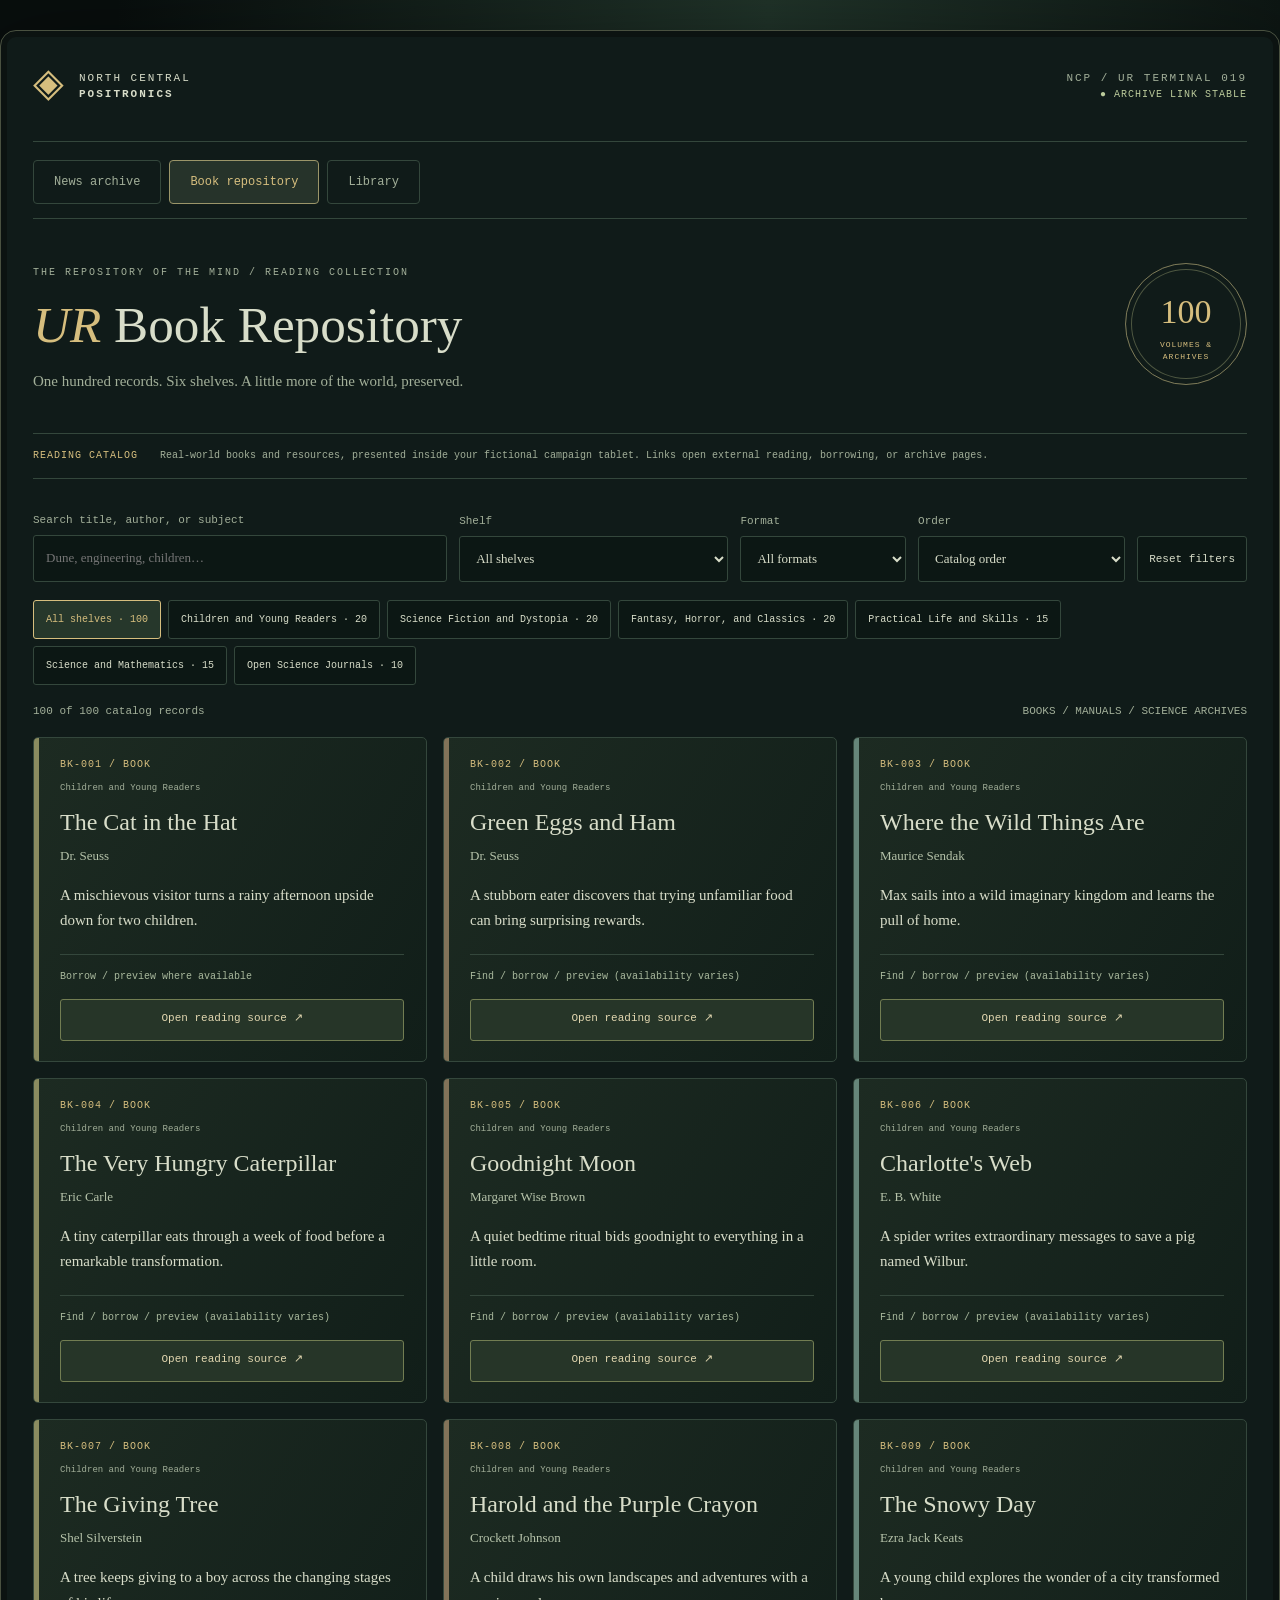
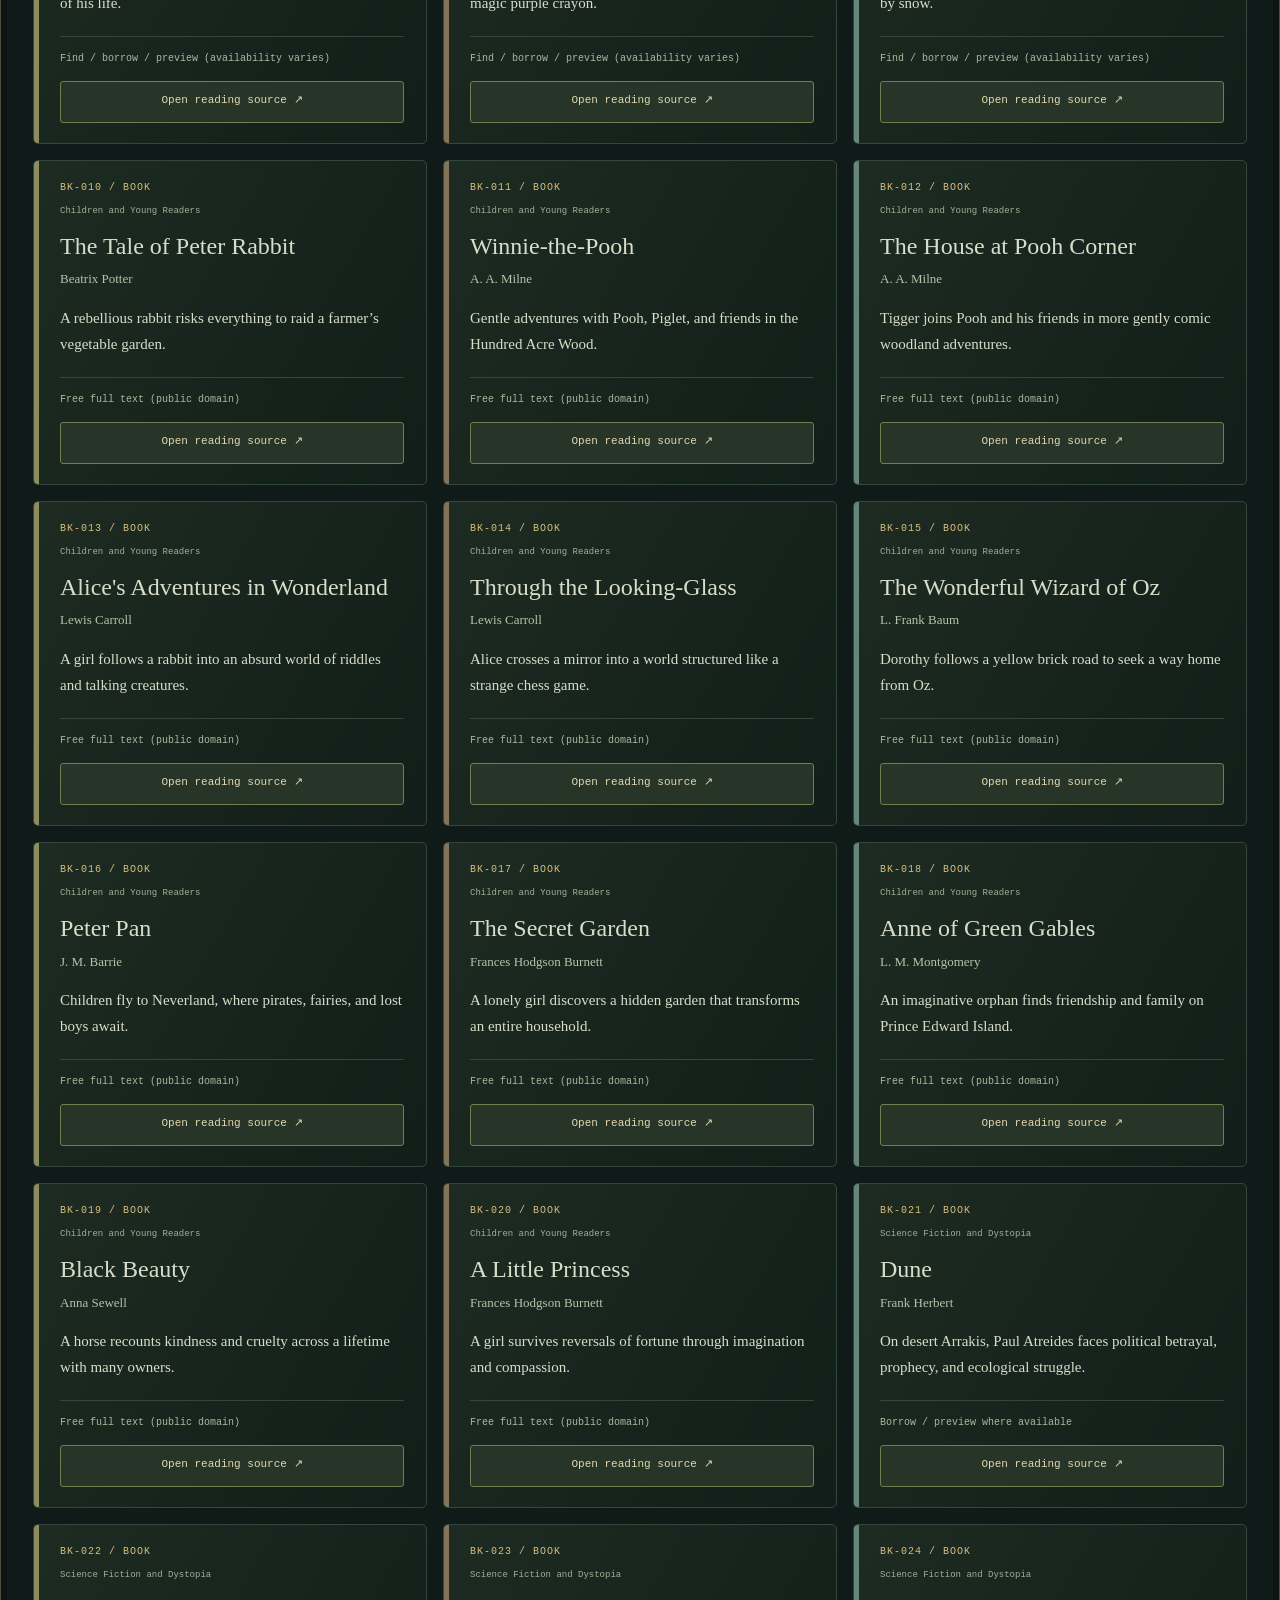
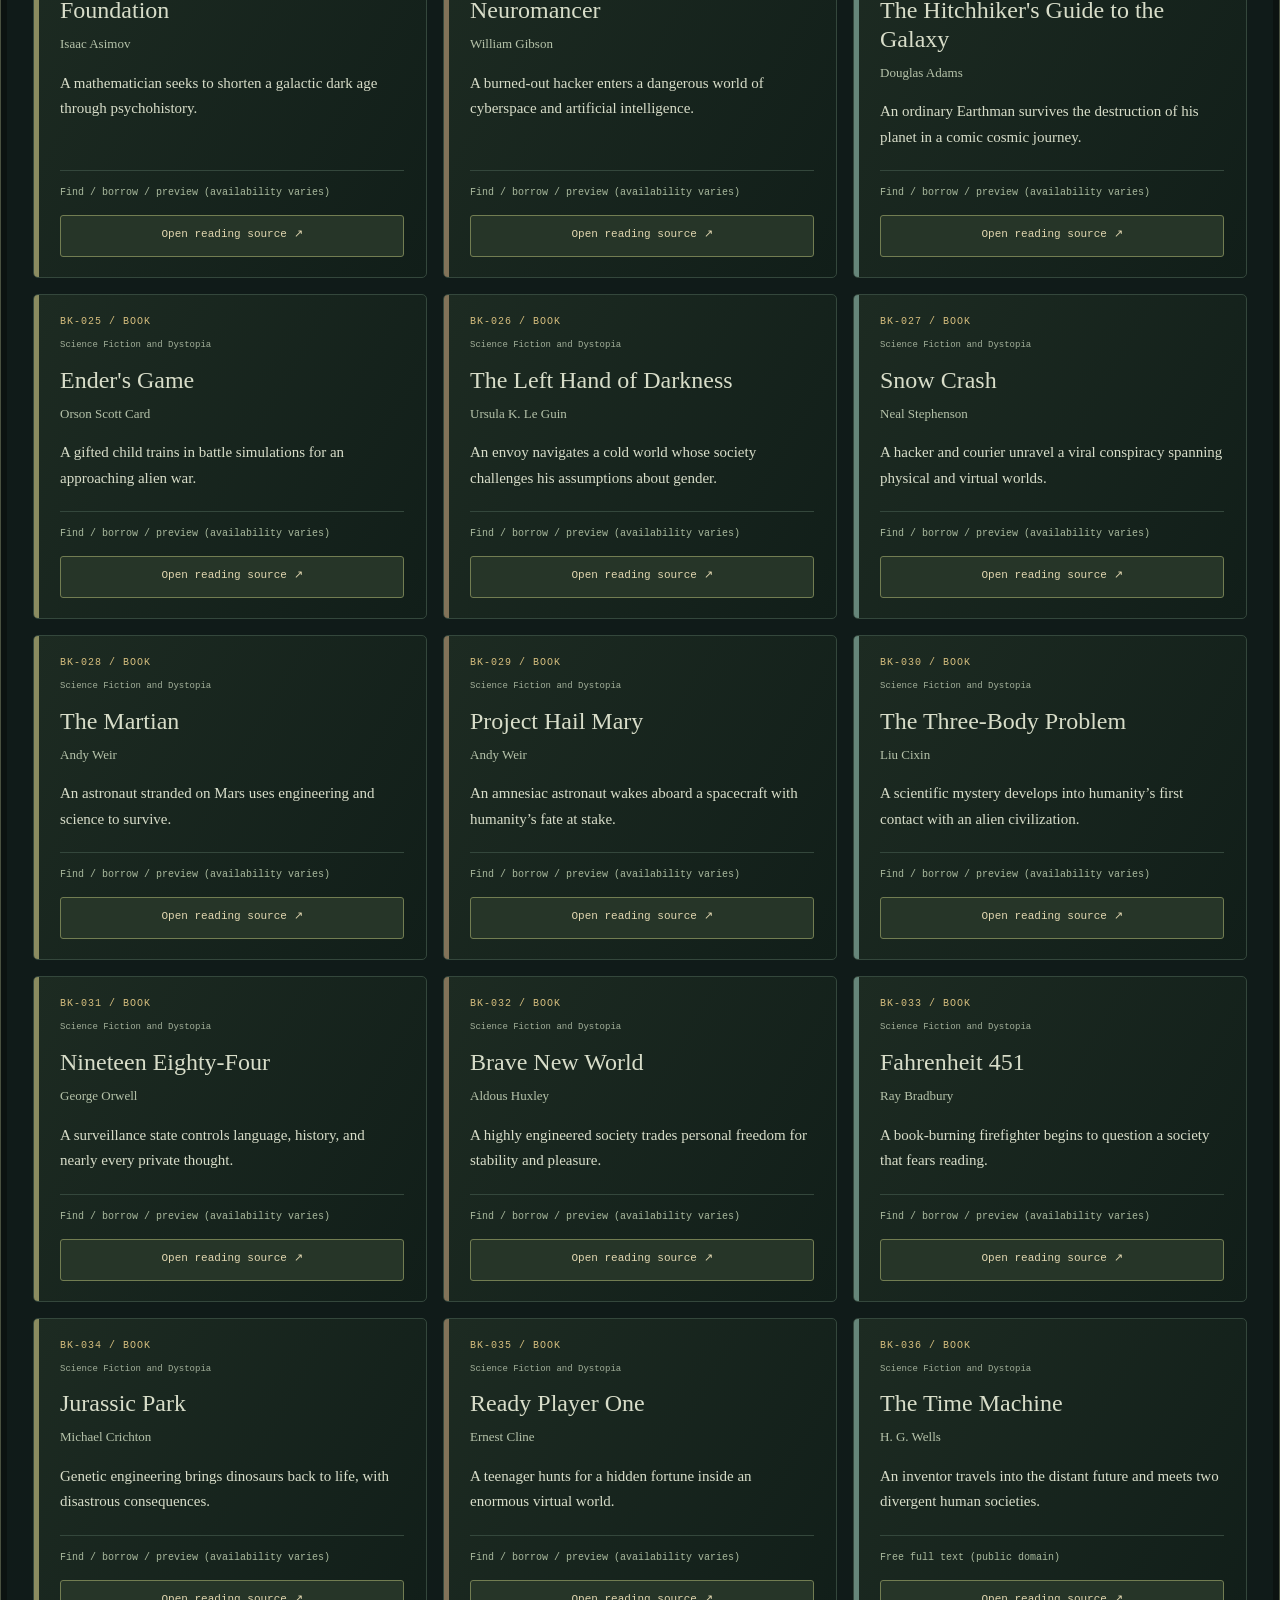
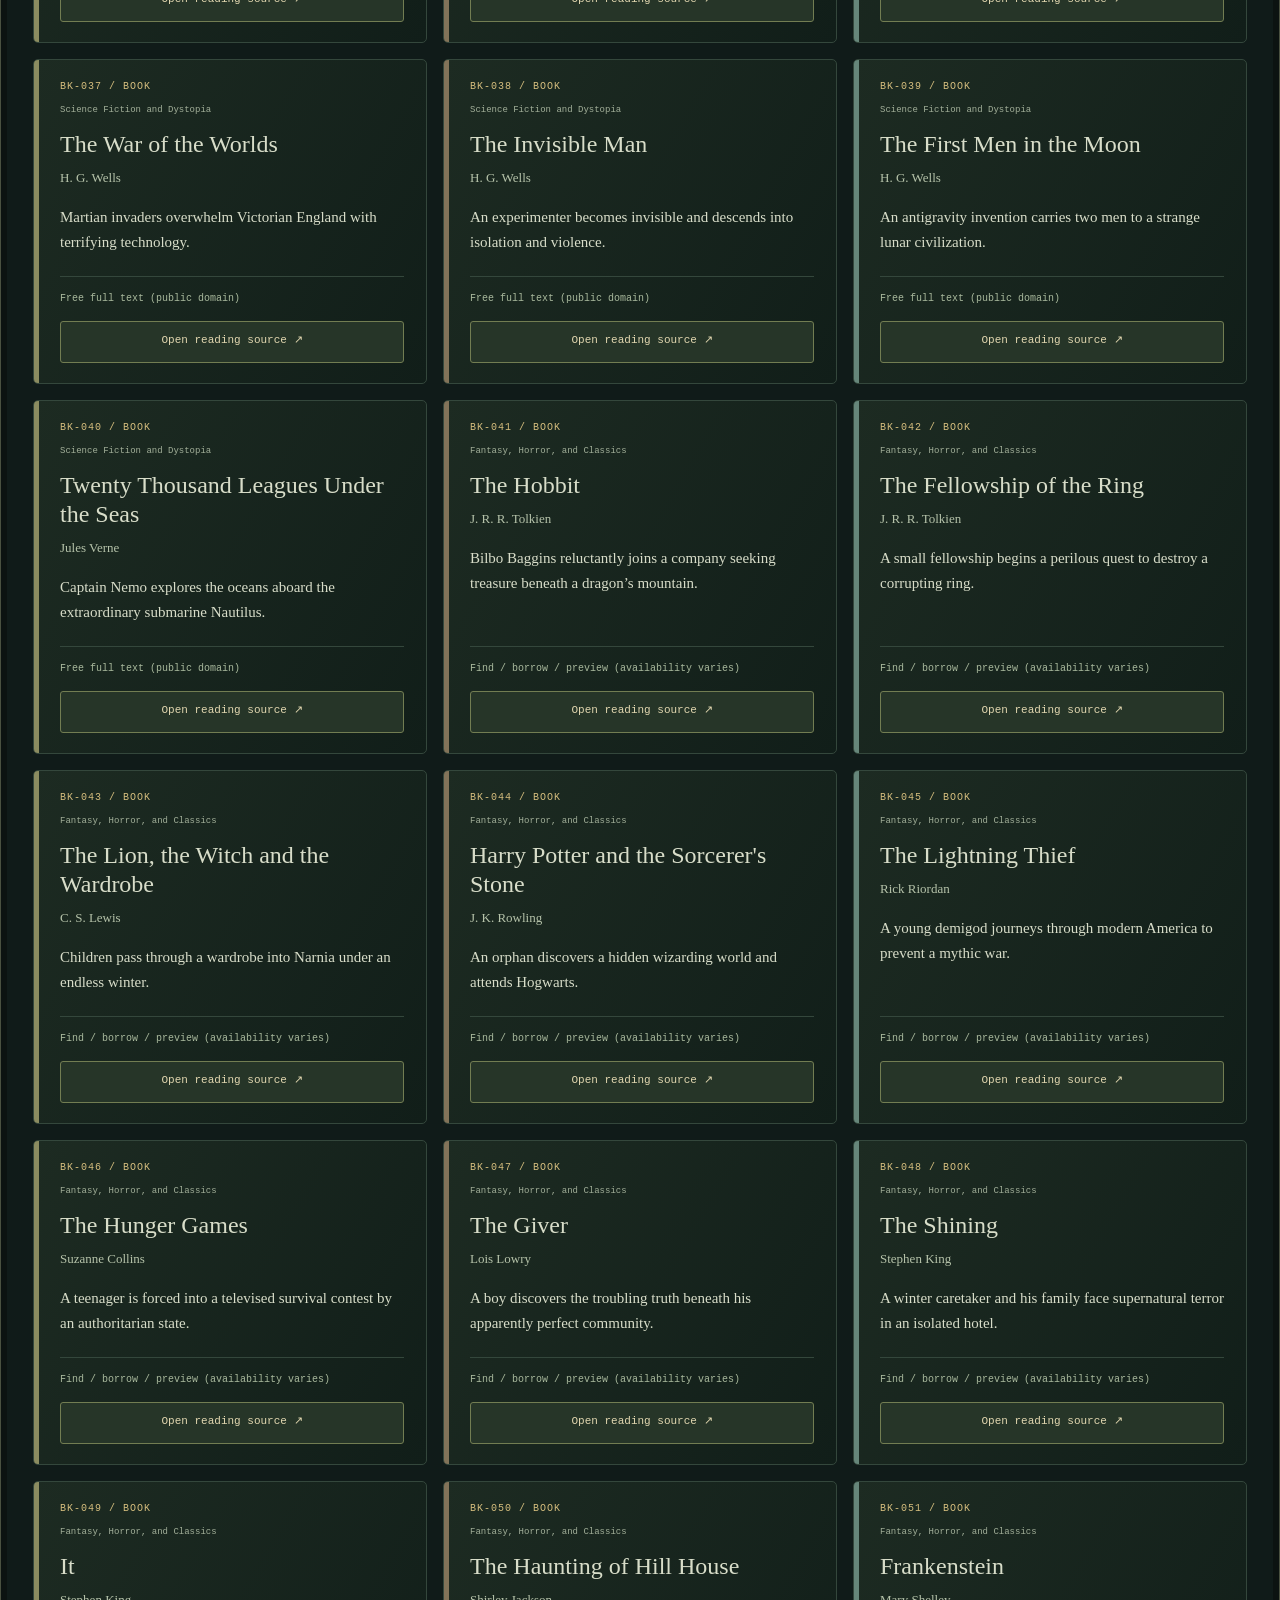
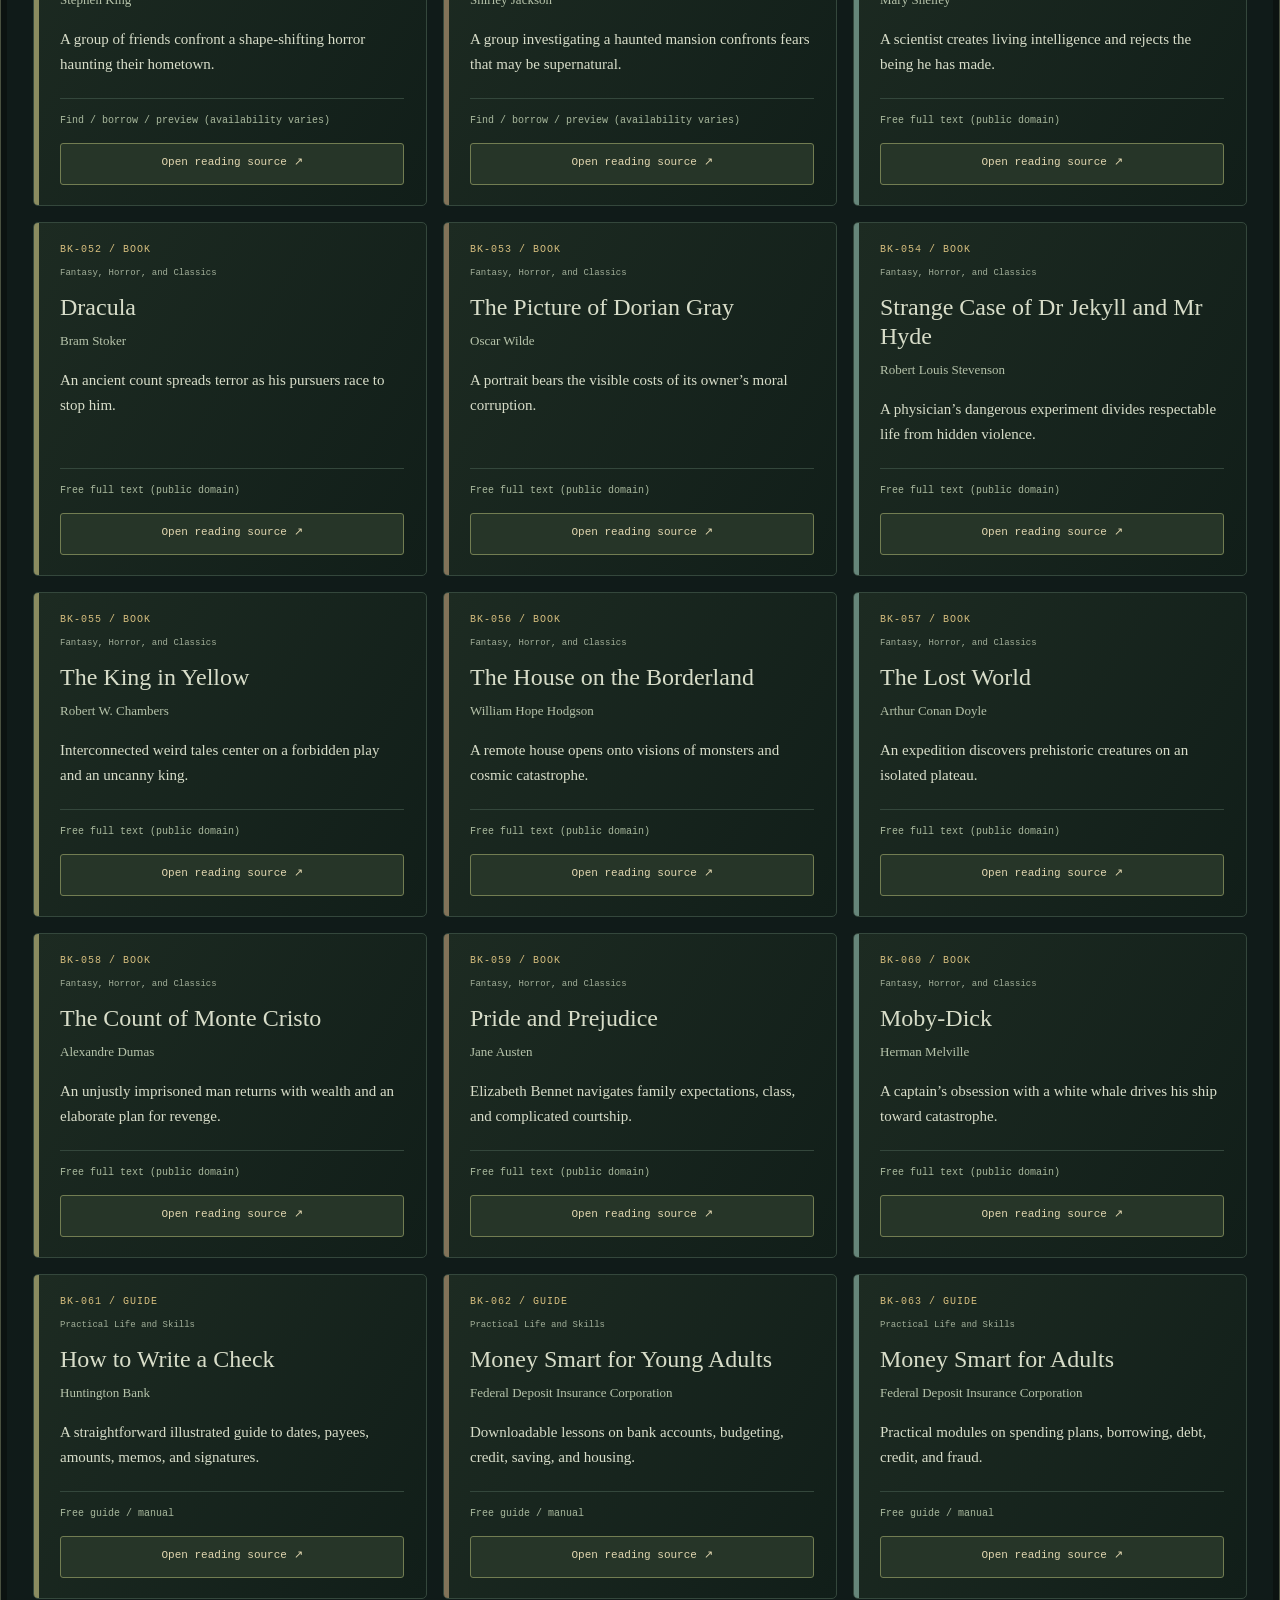
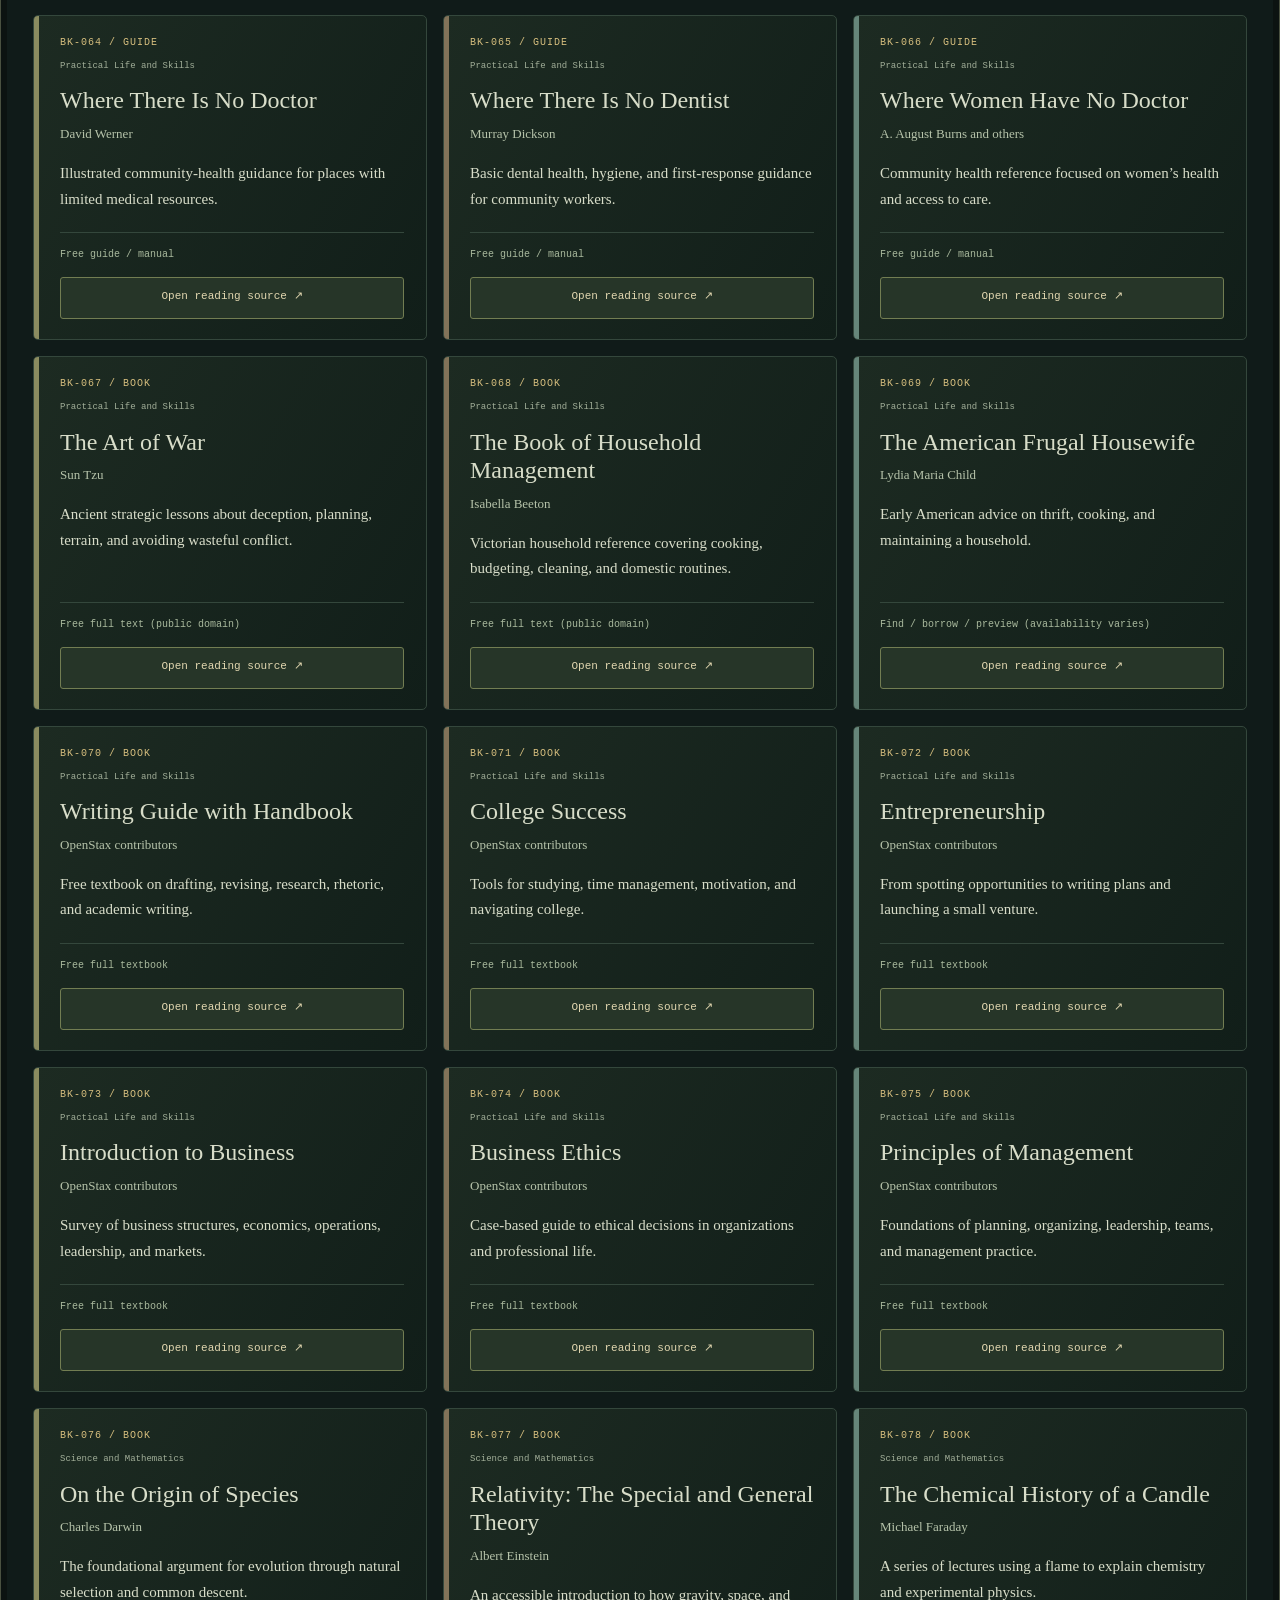
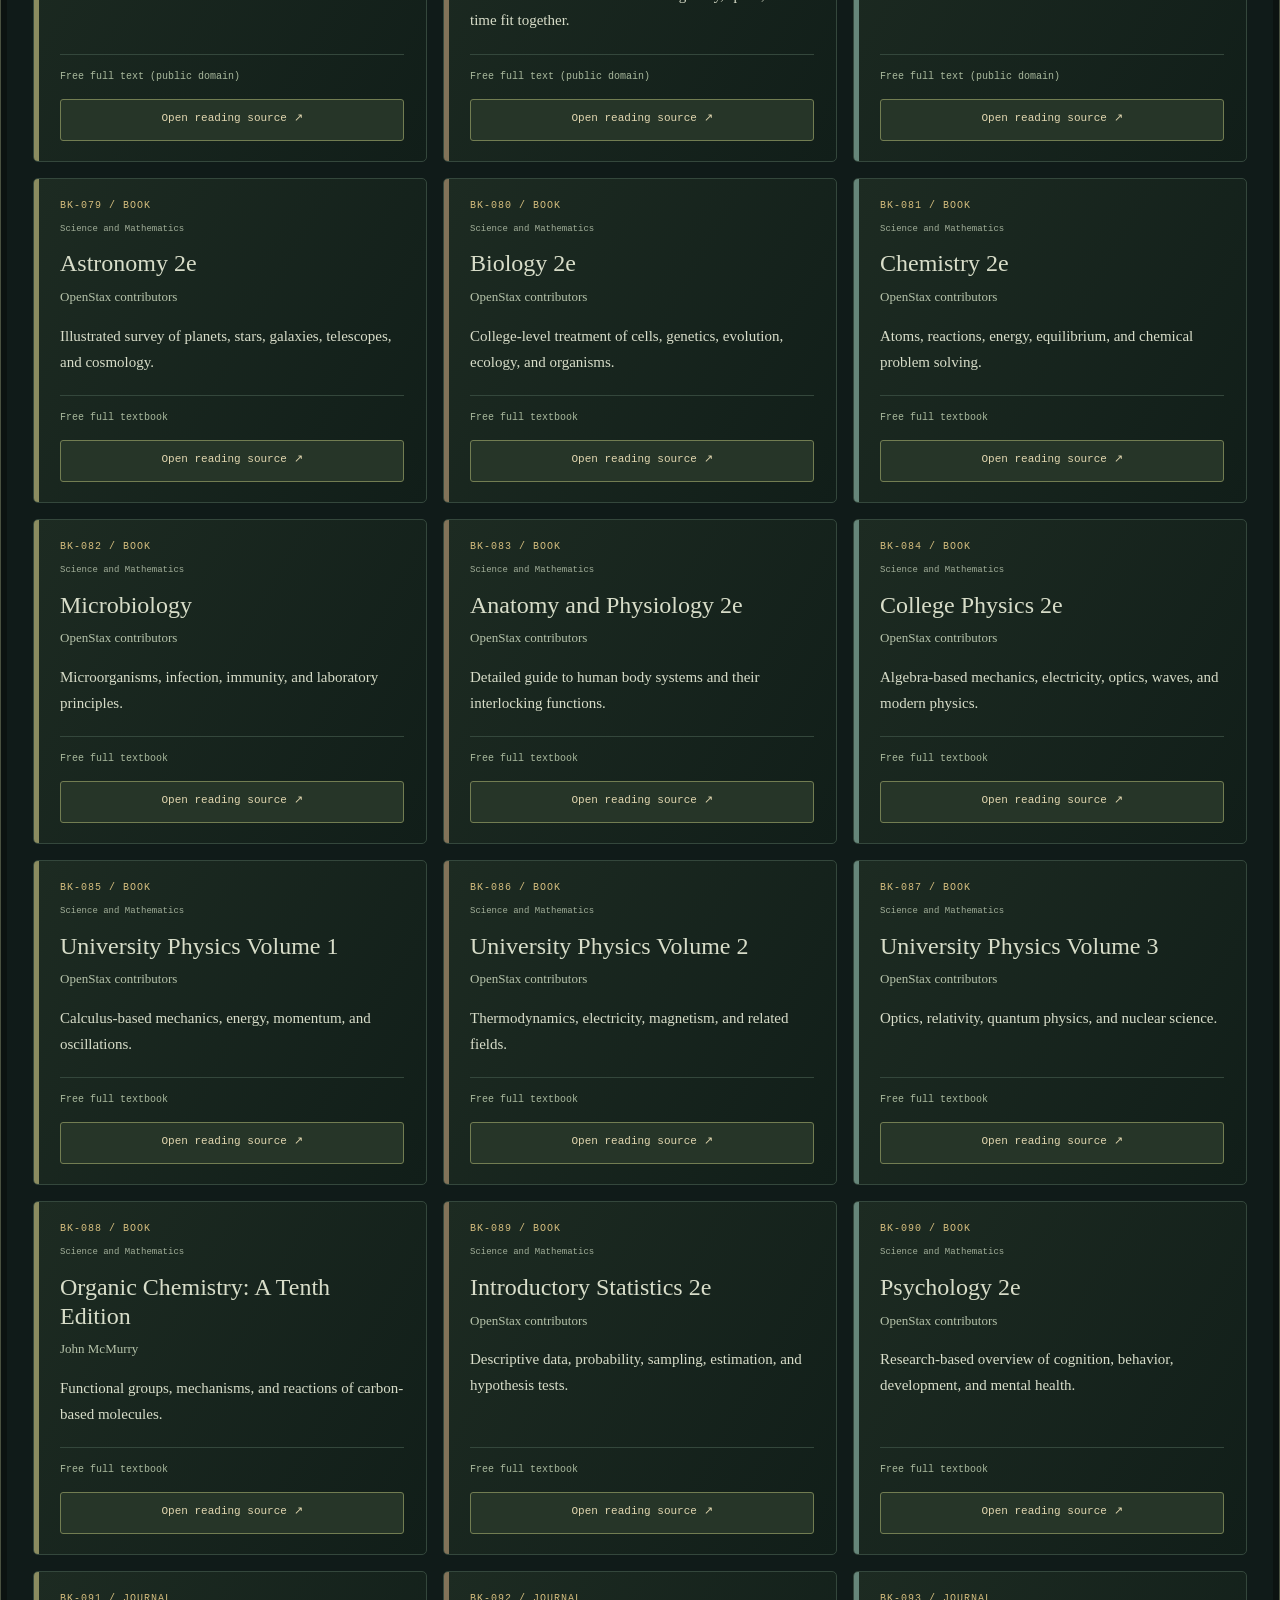
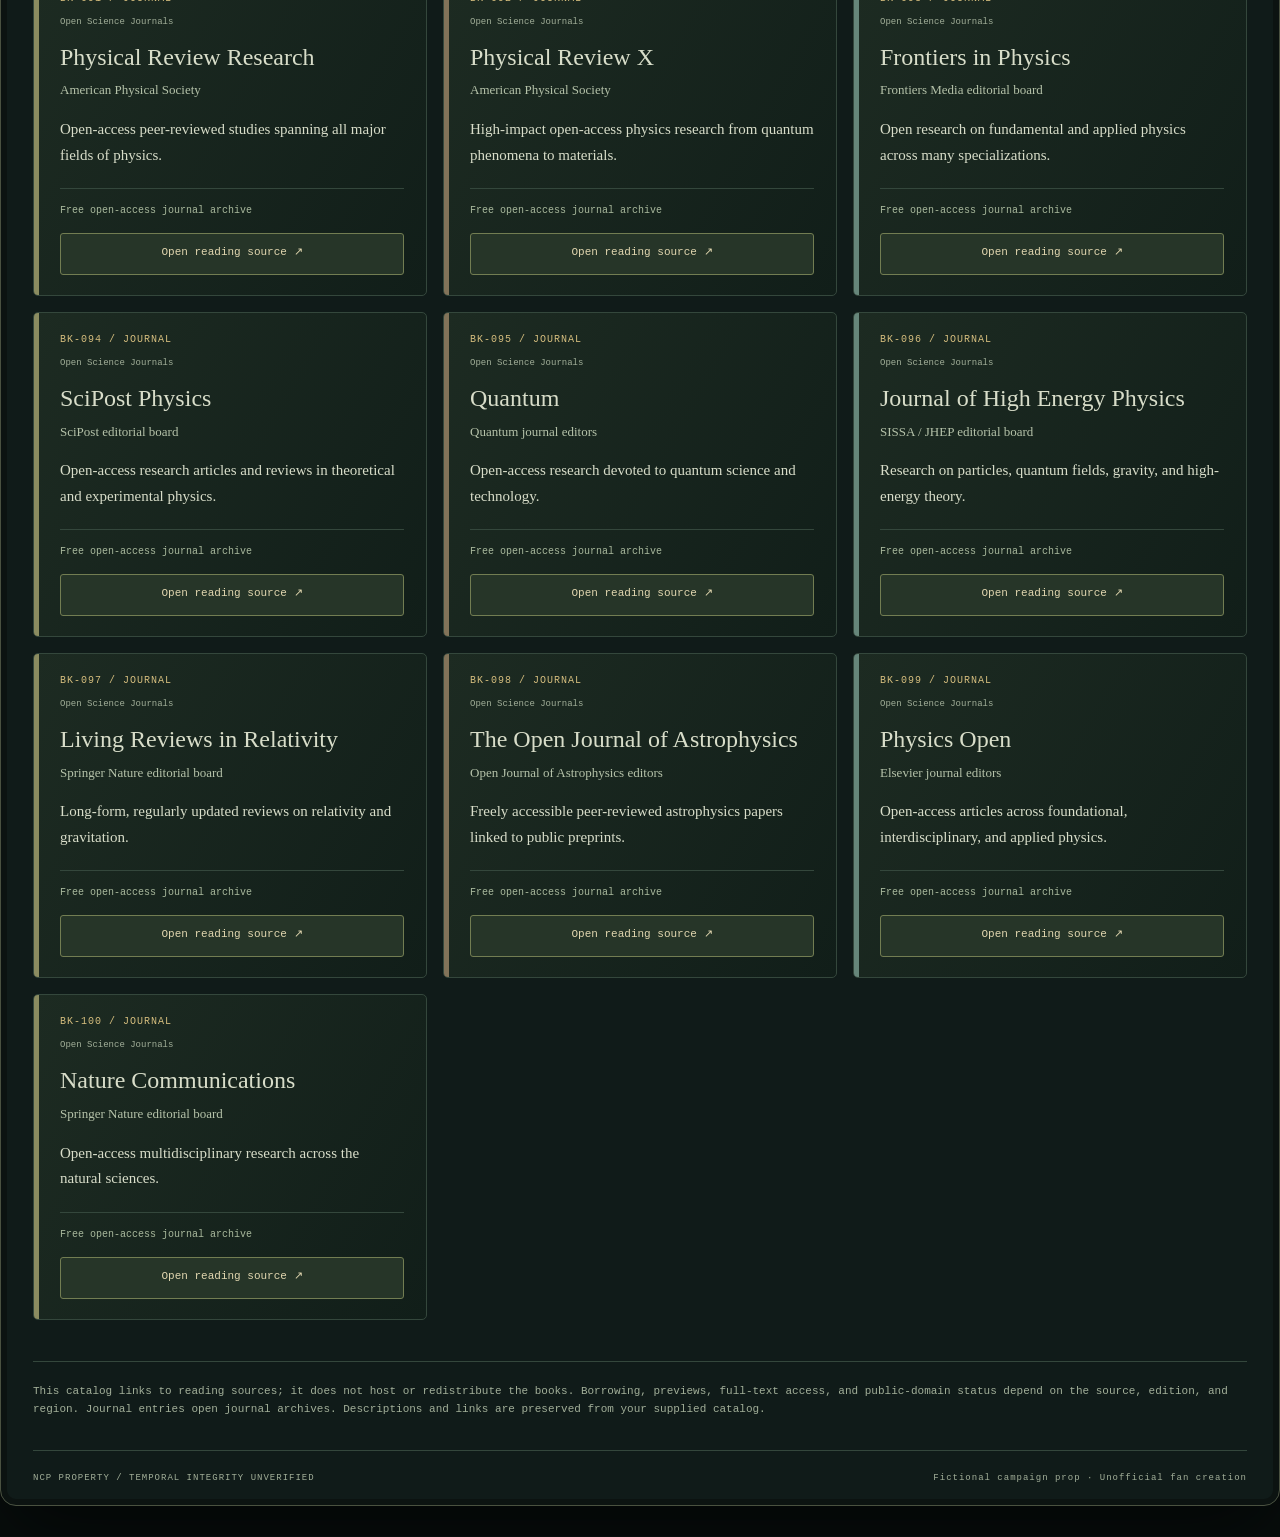
<file: books.html>
<!doctype html><html lang="en"><head><script>location.replace("./"+(location.hash||"#books"));</script><meta charset="utf-8"><meta name="viewport" content="width=device-width,initial-scale=1"><meta name="theme-color" content="#101b19"><meta name="description" content="A 100-record reading catalog in the UR campaign archive, linking to books, guides, textbooks and journals."><title>UR Book Repository | North Central Positronics</title><style>*{box-sizing:border-box} :root{color-scheme:dark;--bg:#101b19;--panel:#15221f;--line:#34473c;--ink:#d8ddc9;--muted:#a2af99;--gold:#d6be7e}body{margin:0;background:#080e0d;color:var(--ink);font:15px/1.6 Georgia,serif;background-image:radial-gradient(ellipse at 60% 0,#203329 0,transparent 60%)}button,input,select{font:inherit}button,a,input,select{-webkit-tap-highlight-color:transparent}button{cursor:pointer}button:disabled{opacity:.35;cursor:default}button,input,select{border:1px solid var(--line);border-radius:3px;background:#0c1714;color:var(--ink);padding:11px}input,select{width:100%;min-width:0}input:focus,select:focus,button:focus-visible,a:focus-visible{outline:2px solid var(--gold);outline-offset:3px}button:hover:not(:disabled){border-color:var(--gold);color:var(--gold)}.tablet{max-width:1440px;margin:30px auto;border:1px solid #4a5140;border-radius:16px;background:var(--bg);box-shadow:0 30px 90px #0009,inset 0 0 0 6px #0c1311;overflow:hidden}header{display:flex;justify-content:space-between;align-items:center;margin:0 32px;padding:25px 0;border-bottom:1px solid var(--line);font:11px/1.5 Consolas,monospace;letter-spacing:2px}.brand{display:flex;align-items:center;gap:13px}.sigil{color:var(--gold);font-size:40px}.hardware{text-align:right;color:var(--muted)}.signal{color:#bbcb9b;font-size:10px;letter-spacing:1px}main{padding:0 32px}.intro{display:flex;justify-content:space-between;gap:20px;align-items:center;padding:36px 0 25px}.eyebrow,.section-label,label,.small,.fiction,footer,.text-button,.record-meta,.article-meta,.reader-controls,.kicker{font-family:Consolas,monospace}.eyebrow{font-size:10px;letter-spacing:2px;color:var(--muted)}h1{font-weight:normal;font-size:clamp(30px,4vw,51px);line-height:1.14;margin:15px 0}h1>span{color:var(--gold);font-style:italic} .sub{color:var(--muted);margin:0}.seal{border:1px solid #7c7957;border-radius:50%;width:122px;height:122px;flex-shrink:0;display:flex;flex-direction:column;align-items:center;justify-content:center;color:var(--gold);font-size:34px;box-shadow:inset 0 0 0 5px var(--bg),inset 0 0 0 6px #4d5640}.seal small{font:8px/1.5 Consolas,monospace;text-align:center;letter-spacing:1px}.fiction{font-size:10px;letter-spacing:1px;color:var(--gold);padding:14px 0;border-top:1px solid var(--line);border-bottom:1px solid var(--line)}.fiction span{letter-spacing:0;color:var(--muted);margin-left:15px}.workspace{display:grid;grid-template-columns:345px minmax(0,1fr)}aside{border-right:1px solid var(--line);padding:23px 23px 30px 0}.section-label{font-size:10px;color:var(--muted);letter-spacing:1px;display:flex;justify-content:space-between;gap:10px;margin-bottom:25px}.section-label span{color:var(--gold)}label{display:block;font-size:10px;color:var(--muted);margin:8px 0 5px}.filters{display:grid;grid-template-columns:1fr 1fr;gap:10px}.filters input,.filters select{font:11px Consolas,monospace;padding:10px 5px;min-height:40px}.text-button{border:0;background:none;padding:12px 0;font-size:11px;color:var(--gold)}.small{font-size:11px;color:var(--muted)}#records{display:grid;gap:7px;max-height:650px;overflow:auto;padding:3px}.record{display:block;text-align:left;width:100%;background:transparent;padding:15px;border-color:transparent;border-bottom-color:var(--line);border-radius:0}.record[aria-current=true]{background:#23332a;border:1px solid #6f7854;box-shadow:inset 3px 0 var(--gold)}.record-meta{display:flex;justify-content:space-between;font-size:9px;color:var(--muted);gap:7px}.record-title{display:block;font-size:16px;line-height:1.35;margin-top:7px}#reader{padding:23px 0 30px 35px;min-height:700px;scroll-margin-top:15px}.kicker{color:var(--gold);font-size:11px;letter-spacing:2px}h2{font-weight:normal;font-size:clamp(25px,3vw,39px);line-height:1.22;margin:18px 0}.article-meta{font-size:10px;color:var(--muted);border-bottom:1px solid var(--line);padding-bottom:20px;letter-spacing:.6px}.body{max-width:70ch;font-size:18px;line-height:1.8;margin-top:28px}.body p{margin:0 0 20px}.body p:first-child:first-letter{font-size:2.5em;float:left;line-height:1;padding:7px 7px 0 0;color:var(--gold)}.reader-controls{display:flex;justify-content:space-between;gap:8px;margin-top:35px;padding-top:22px;border-top:1px solid var(--line);font-size:11px}.empty{padding:65px 0;color:var(--muted);max-width:50ch}footer{border-top:1px solid var(--line);margin:0 32px;padding:20px 0;display:flex;justify-content:space-between;gap:15px;color:var(--muted);font-size:9px;letter-spacing:1px}.skip{position:absolute;left:10px;top:-100px;background:var(--gold);color:#111;padding:10px;z-index:2}.skip:focus{top:10px}
@media(min-width:1500px){.tablet{margin:45px auto}}@media(max-width:800px){.tablet{margin:0;border-radius:0;border:0}header{margin:0 20px;padding:16px 0}.hardware{font-size:9px;letter-spacing:0}.signal{font-size:8px}main{padding:0 20px}.intro{padding:25px 0}.seal{display:none}.fiction span{display:block;margin:6px 0 0}.workspace{display:block}aside{border-right:0;border-bottom:1px solid var(--line);padding:20px 0}#records{max-height:260px;grid-template-columns:1fr 1fr}.record{padding:12px}.record-meta{flex-wrap:wrap}.record-title{font-size:14px}#reader{padding:25px 0;min-height:400px}.body{font-size:18px}.section-label{margin-bottom:16px}footer{margin:0 20px;flex-direction:column}.reader-controls{flex-wrap:wrap}.reader-controls button{flex:1;white-space:nowrap}}@media(max-width:360px){header{letter-spacing:0}.brand{gap:6px}#records{grid-template-columns:1fr}}@media print{body,.tablet{background:white;color:black;box-shadow:none;border:0}header,.intro,.fiction,aside,.reader-controls,footer,#notice,.section-label{display:none}.workspace{display:block}#reader{padding:0}.body,.article-meta,.kicker{color:black}}

.browse-tabs{display:flex;gap:4px;border-bottom:1px solid var(--line);padding-bottom:8px}.browse-tabs button{flex:1;font:10px/1.4 Consolas,monospace;padding:10px 5px;min-height:44px}.browse-tabs [aria-selected=true]{color:var(--gold);border-color:var(--gold);background:#26382b}#browse-panel .small{margin:10px 0}.group-list{display:grid;gap:5px;max-height:185px;overflow:auto;padding:3px;margin-bottom:15px}.group-button{text-align:left;font:10px/1.5 Consolas,monospace;padding:10px;min-height:40px;overflow-wrap:anywhere}.group-button[aria-pressed=true]{border-color:var(--gold);color:var(--gold);background:#23332a}@media(max-width:800px){.group-list{max-height:160px;grid-template-columns:1fr 1fr}}@media(max-width:360px){.group-list{grid-template-columns:1fr}}

.archive-nav{display:flex;gap:8px;margin:18px 32px 0;border-bottom:1px solid var(--line);padding-bottom:14px}.archive-nav a{display:inline-flex;gap:8px;align-items:center;min-height:44px;text-decoration:none;font:12px Consolas,monospace;padding:10px 20px;border:1px solid var(--line);border-radius:4px;color:var(--muted)}.archive-nav a:hover,.archive-nav a[aria-current=page]{color:var(--gold);border-color:#9b9569;background:#26332a}.catalog-intro{padding-bottom:30px}.catalog-intro h1{font-size:clamp(34px,4vw,52px)}.catalog-intro .sub{max-width:65ch}.catalog-controls{display:grid;grid-template-columns:minmax(200px,2fr) minmax(140px,1.3fr) minmax(100px,.8fr) minmax(120px,1fr) auto;gap:12px;align-items:end;margin:25px 0 18px}.catalog-controls label{font-size:11px}.catalog-controls input,.catalog-controls select{font-size:13px;padding:12px;min-height:46px}.catalog-controls button{min-height:46px;font:11px Consolas,monospace}.shelf-row{display:flex;flex-wrap:wrap;gap:7px;margin:14px 0 20px}.shelf-button{font:10px/1.5 Consolas,monospace;padding:9px 12px;min-height:39px;text-align:left}.shelf-button[aria-pressed=true]{border-color:var(--gold);background:#26372b;color:var(--gold)}.catalog-totals{display:flex;justify-content:space-between;gap:15px;margin:20px 0;color:var(--muted);font:11px Consolas,monospace}.book-grid{display:grid;grid-template-columns:repeat(3,minmax(0,1fr));gap:16px;padding-bottom:30px}.book-card{position:relative;display:flex;flex-direction:column;min-width:0;border:1px solid var(--line);border-radius:5px;padding:21px 22px 20px 26px;background:linear-gradient(120deg,#1d2b22,#111e19);overflow:hidden;scroll-margin-top:20px}.book-card:before{content:"";position:absolute;top:0;bottom:0;left:0;width:5px;background:#8b8c60}.book-card:nth-child(3n+2):before{background:#827359}.book-card:nth-child(3n):before{background:#66867a}.book-card:target{outline:2px solid var(--gold);outline-offset:2px}.book-id{font:10px Consolas,monospace;color:var(--gold);letter-spacing:1px;margin:0 0 12px}.book-shelf{font:9px/1.5 Consolas,monospace;color:var(--muted);margin:0}.book-card h2{font-size:24px;line-height:1.2;margin:13px 0 9px;overflow-wrap:anywhere}.book-author{font-size:13px;color:#b6c3aa;margin:0 0 16px}.book-blurb{font-size:15px;line-height:1.7;flex:1;margin:0 0 20px}.book-access{font:10px/1.6 Consolas,monospace;color:#a9b99d;padding-top:14px;border-top:1px solid var(--line);margin:0 0 14px}.book-link{display:block;text-align:center;border:1px solid #727d52;background:#263528;color:#e2d7b0;padding:10px 8px;border-radius:3px;text-decoration:none;font:11px/1.5 Consolas,monospace;min-height:42px}.book-link:hover{background:#34432c;border-color:var(--gold)}.catalog-empty{grid-column:1/-1;min-height:250px;padding:40px 0;color:var(--muted)}.catalog-note{border-top:1px solid var(--line);padding:20px 0;font:11px/1.7 Consolas,monospace;color:var(--muted)}@media(max-width:1050px){.catalog-controls{grid-template-columns:1fr 1fr}.catalog-controls>div:first-child{grid-column:1/-1}.book-grid{grid-template-columns:repeat(2,minmax(0,1fr))}}@media(max-width:600px){.archive-nav{margin:15px 20px 0}.book-grid{grid-template-columns:1fr;gap:13px}.catalog-controls{gap:10px}.catalog-controls input,.catalog-controls select{font-size:12px}.catalog-totals{flex-direction:column;gap:8px}.book-card{padding:20px 20px 20px 25px}.book-card h2{font-size:25px}.shelf-button{font-size:10px}.catalog-intro{padding-top:20px}}
</style></head><body><a class="skip" href="#book-search">Skip to catalog search</a><div class="tablet"><header><div class="brand"><span class="sigil" aria-hidden="true">◈</span><div>NORTH CENTRAL<br><b>POSITRONICS</b></div></div><div class="hardware">NCP / UR TERMINAL 019<br><span class="signal">● CATALOG LINK STABLE</span></div></header><nav class="archive-nav" aria-label="Archive sections"><a href="./">News archive</a><a href="books.html" aria-current="page">Book repository</a></nav><main><section class="intro catalog-intro"><div><p class="eyebrow">THE REPOSITORY OF THE MIND / READING COLLECTION</p><h1><span>UR</span> Book Repository</h1><p class="sub">One hundred records. Six shelves. A little more of the world, preserved.</p></div><div class="seal" aria-hidden="true">100<small>VOLUMES &amp;<br>ARCHIVES</small></div></section><p class="fiction">READING CATALOG <span>Real-world books and resources, presented inside your fictional campaign tablet. Links open external reading, borrowing, or archive pages.</span></p><section aria-label="Catalog filters" class="catalog-controls"><div><label for="book-search">Search title, author, or subject</label><input id="book-search" type="search" placeholder="Dune, engineering, children…" autocomplete="off"></div><div><label for="shelf">Shelf</label><select id="shelf"><option value="">All shelves</option></select></div><div><label for="format">Format</label><select id="format"><option value="">All formats</option><option>Book</option><option>Guide</option><option>Journal</option></select></div><div><label for="book-sort">Order</label><select id="book-sort"><option value="catalog">Catalog order</option><option value="title">Title A–Z</option><option value="author">Author A–Z</option></select></div><button id="book-reset">Reset filters</button></section><nav id="shelves" class="shelf-row" aria-label="Book shelves"></nav><div class="catalog-totals"><span id="book-count" role="status"></span><span>BOOKS / MANUALS / SCIENCE ARCHIVES</span></div><section id="book-grid" class="book-grid" aria-label="Catalog records"></section><p class="catalog-note">This catalog links to reading sources; it does not host or redistribute the books. Borrowing, previews, full-text access, and public-domain status depend on the source, edition, and region. Journal entries open journal archives. Descriptions and links are preserved from your supplied catalog.</p></main><footer><span>NCP PROPERTY / KNOWLEDGE RETENTION DIVISION</span><span>Unofficial campaign prop · External reading catalog</span></footer></div><noscript>Enable JavaScript to browse the book catalog.</noscript><script>'use strict';
const BOOKS=[{"id":"BK-001","category":"Children and Young Readers","title":"The Cat in the Hat","author":"Dr. Seuss","blurb":"A mischievous visitor turns a rainy afternoon upside down for two children.","read_url":"https://openlibrary.org/works/OL1898309W/The_Cat_in_the_Hat","access":"Borrow / preview where available","format":"Book"},{"id":"BK-002","category":"Children and Young Readers","title":"Green Eggs and Ham","author":"Dr. Seuss","blurb":"A stubborn eater discovers that trying unfamiliar food can bring surprising rewards.","read_url":"https://openlibrary.org/search?title=Green+Eggs+and+Ham&author=Dr.+Seuss","access":"Find / borrow / preview (availability varies)","format":"Book"},{"id":"BK-003","category":"Children and Young Readers","title":"Where the Wild Things Are","author":"Maurice Sendak","blurb":"Max sails into a wild imaginary kingdom and learns the pull of home.","read_url":"https://openlibrary.org/search?title=Where+the+Wild+Things+Are&author=Maurice+Sendak","access":"Find / borrow / preview (availability varies)","format":"Book"},{"id":"BK-004","category":"Children and Young Readers","title":"The Very Hungry Caterpillar","author":"Eric Carle","blurb":"A tiny caterpillar eats through a week of food before a remarkable transformation.","read_url":"https://openlibrary.org/search?title=The+Very+Hungry+Caterpillar&author=Eric+Carle","access":"Find / borrow / preview (availability varies)","format":"Book"},{"id":"BK-005","category":"Children and Young Readers","title":"Goodnight Moon","author":"Margaret Wise Brown","blurb":"A quiet bedtime ritual bids goodnight to everything in a little room.","read_url":"https://openlibrary.org/search?title=Goodnight+Moon&author=Margaret+Wise+Brown","access":"Find / borrow / preview (availability varies)","format":"Book"},{"id":"BK-006","category":"Children and Young Readers","title":"Charlotte's Web","author":"E. B. White","blurb":"A spider writes extraordinary messages to save a pig named Wilbur.","read_url":"https://openlibrary.org/search?title=Charlotte%27s+Web&author=E.+B.+White","access":"Find / borrow / preview (availability varies)","format":"Book"},{"id":"BK-007","category":"Children and Young Readers","title":"The Giving Tree","author":"Shel Silverstein","blurb":"A tree keeps giving to a boy across the changing stages of his life.","read_url":"https://openlibrary.org/search?title=The+Giving+Tree&author=Shel+Silverstein","access":"Find / borrow / preview (availability varies)","format":"Book"},{"id":"BK-008","category":"Children and Young Readers","title":"Harold and the Purple Crayon","author":"Crockett Johnson","blurb":"A child draws his own landscapes and adventures with a magic purple crayon.","read_url":"https://openlibrary.org/search?title=Harold+and+the+Purple+Crayon&author=Crockett+Johnson","access":"Find / borrow / preview (availability varies)","format":"Book"},{"id":"BK-009","category":"Children and Young Readers","title":"The Snowy Day","author":"Ezra Jack Keats","blurb":"A young child explores the wonder of a city transformed by snow.","read_url":"https://openlibrary.org/search?title=The+Snowy+Day&author=Ezra+Jack+Keats","access":"Find / borrow / preview (availability varies)","format":"Book"},{"id":"BK-010","category":"Children and Young Readers","title":"The Tale of Peter Rabbit","author":"Beatrix Potter","blurb":"A rebellious rabbit risks everything to raid a farmer’s vegetable garden.","read_url":"https://www.gutenberg.org/ebooks/14838","access":"Free full text (public domain)","format":"Book"},{"id":"BK-011","category":"Children and Young Readers","title":"Winnie-the-Pooh","author":"A. A. Milne","blurb":"Gentle adventures with Pooh, Piglet, and friends in the Hundred Acre Wood.","read_url":"https://www.gutenberg.org/ebooks/67098","access":"Free full text (public domain)","format":"Book"},{"id":"BK-012","category":"Children and Young Readers","title":"The House at Pooh Corner","author":"A. A. Milne","blurb":"Tigger joins Pooh and his friends in more gently comic woodland adventures.","read_url":"https://www.gutenberg.org/ebooks/73011","access":"Free full text (public domain)","format":"Book"},{"id":"BK-013","category":"Children and Young Readers","title":"Alice's Adventures in Wonderland","author":"Lewis Carroll","blurb":"A girl follows a rabbit into an absurd world of riddles and talking creatures.","read_url":"https://www.gutenberg.org/ebooks/11","access":"Free full text (public domain)","format":"Book"},{"id":"BK-014","category":"Children and Young Readers","title":"Through the Looking-Glass","author":"Lewis Carroll","blurb":"Alice crosses a mirror into a world structured like a strange chess game.","read_url":"https://www.gutenberg.org/ebooks/12","access":"Free full text (public domain)","format":"Book"},{"id":"BK-015","category":"Children and Young Readers","title":"The Wonderful Wizard of Oz","author":"L. Frank Baum","blurb":"Dorothy follows a yellow brick road to seek a way home from Oz.","read_url":"https://www.gutenberg.org/ebooks/55","access":"Free full text (public domain)","format":"Book"},{"id":"BK-016","category":"Children and Young Readers","title":"Peter Pan","author":"J. M. Barrie","blurb":"Children fly to Neverland, where pirates, fairies, and lost boys await.","read_url":"https://www.gutenberg.org/ebooks/16","access":"Free full text (public domain)","format":"Book"},{"id":"BK-017","category":"Children and Young Readers","title":"The Secret Garden","author":"Frances Hodgson Burnett","blurb":"A lonely girl discovers a hidden garden that transforms an entire household.","read_url":"https://www.gutenberg.org/ebooks/17396","access":"Free full text (public domain)","format":"Book"},{"id":"BK-018","category":"Children and Young Readers","title":"Anne of Green Gables","author":"L. M. Montgomery","blurb":"An imaginative orphan finds friendship and family on Prince Edward Island.","read_url":"https://www.gutenberg.org/ebooks/45","access":"Free full text (public domain)","format":"Book"},{"id":"BK-019","category":"Children and Young Readers","title":"Black Beauty","author":"Anna Sewell","blurb":"A horse recounts kindness and cruelty across a lifetime with many owners.","read_url":"https://www.gutenberg.org/ebooks/271","access":"Free full text (public domain)","format":"Book"},{"id":"BK-020","category":"Children and Young Readers","title":"A Little Princess","author":"Frances Hodgson Burnett","blurb":"A girl survives reversals of fortune through imagination and compassion.","read_url":"https://www.gutenberg.org/ebooks/146","access":"Free full text (public domain)","format":"Book"},{"id":"BK-021","category":"Science Fiction and Dystopia","title":"Dune","author":"Frank Herbert","blurb":"On desert Arrakis, Paul Atreides faces political betrayal, prophecy, and ecological struggle.","read_url":"https://openlibrary.org/works/OL893414W/Dune","access":"Borrow / preview where available","format":"Book"},{"id":"BK-022","category":"Science Fiction and Dystopia","title":"Foundation","author":"Isaac Asimov","blurb":"A mathematician seeks to shorten a galactic dark age through psychohistory.","read_url":"https://openlibrary.org/search?title=Foundation&author=Isaac+Asimov","access":"Find / borrow / preview (availability varies)","format":"Book"},{"id":"BK-023","category":"Science Fiction and Dystopia","title":"Neuromancer","author":"William Gibson","blurb":"A burned-out hacker enters a dangerous world of cyberspace and artificial intelligence.","read_url":"https://openlibrary.org/search?title=Neuromancer&author=William+Gibson","access":"Find / borrow / preview (availability varies)","format":"Book"},{"id":"BK-024","category":"Science Fiction and Dystopia","title":"The Hitchhiker's Guide to the Galaxy","author":"Douglas Adams","blurb":"An ordinary Earthman survives the destruction of his planet in a comic cosmic journey.","read_url":"https://openlibrary.org/search?title=The+Hitchhiker%27s+Guide+to+the+Galaxy&author=Douglas+Adams","access":"Find / borrow / preview (availability varies)","format":"Book"},{"id":"BK-025","category":"Science Fiction and Dystopia","title":"Ender's Game","author":"Orson Scott Card","blurb":"A gifted child trains in battle simulations for an approaching alien war.","read_url":"https://openlibrary.org/search?title=Ender%27s+Game&author=Orson+Scott+Card","access":"Find / borrow / preview (availability varies)","format":"Book"},{"id":"BK-026","category":"Science Fiction and Dystopia","title":"The Left Hand of Darkness","author":"Ursula K. Le Guin","blurb":"An envoy navigates a cold world whose society challenges his assumptions about gender.","read_url":"https://openlibrary.org/search?title=The+Left+Hand+of+Darkness&author=Ursula+K.+Le+Guin","access":"Find / borrow / preview (availability varies)","format":"Book"},{"id":"BK-027","category":"Science Fiction and Dystopia","title":"Snow Crash","author":"Neal Stephenson","blurb":"A hacker and courier unravel a viral conspiracy spanning physical and virtual worlds.","read_url":"https://openlibrary.org/search?title=Snow+Crash&author=Neal+Stephenson","access":"Find / borrow / preview (availability varies)","format":"Book"},{"id":"BK-028","category":"Science Fiction and Dystopia","title":"The Martian","author":"Andy Weir","blurb":"An astronaut stranded on Mars uses engineering and science to survive.","read_url":"https://openlibrary.org/search?title=The+Martian&author=Andy+Weir","access":"Find / borrow / preview (availability varies)","format":"Book"},{"id":"BK-029","category":"Science Fiction and Dystopia","title":"Project Hail Mary","author":"Andy Weir","blurb":"An amnesiac astronaut wakes aboard a spacecraft with humanity’s fate at stake.","read_url":"https://openlibrary.org/search?title=Project+Hail+Mary&author=Andy+Weir","access":"Find / borrow / preview (availability varies)","format":"Book"},{"id":"BK-030","category":"Science Fiction and Dystopia","title":"The Three-Body Problem","author":"Liu Cixin","blurb":"A scientific mystery develops into humanity’s first contact with an alien civilization.","read_url":"https://openlibrary.org/search?title=The+Three-Body+Problem&author=Liu+Cixin","access":"Find / borrow / preview (availability varies)","format":"Book"},{"id":"BK-031","category":"Science Fiction and Dystopia","title":"Nineteen Eighty-Four","author":"George Orwell","blurb":"A surveillance state controls language, history, and nearly every private thought.","read_url":"https://openlibrary.org/search?title=Nineteen+Eighty-Four&author=George+Orwell","access":"Find / borrow / preview (availability varies)","format":"Book"},{"id":"BK-032","category":"Science Fiction and Dystopia","title":"Brave New World","author":"Aldous Huxley","blurb":"A highly engineered society trades personal freedom for stability and pleasure.","read_url":"https://openlibrary.org/search?title=Brave+New+World&author=Aldous+Huxley","access":"Find / borrow / preview (availability varies)","format":"Book"},{"id":"BK-033","category":"Science Fiction and Dystopia","title":"Fahrenheit 451","author":"Ray Bradbury","blurb":"A book-burning firefighter begins to question a society that fears reading.","read_url":"https://openlibrary.org/search?title=Fahrenheit+451&author=Ray+Bradbury","access":"Find / borrow / preview (availability varies)","format":"Book"},{"id":"BK-034","category":"Science Fiction and Dystopia","title":"Jurassic Park","author":"Michael Crichton","blurb":"Genetic engineering brings dinosaurs back to life, with disastrous consequences.","read_url":"https://openlibrary.org/search?title=Jurassic+Park&author=Michael+Crichton","access":"Find / borrow / preview (availability varies)","format":"Book"},{"id":"BK-035","category":"Science Fiction and Dystopia","title":"Ready Player One","author":"Ernest Cline","blurb":"A teenager hunts for a hidden fortune inside an enormous virtual world.","read_url":"https://openlibrary.org/search?title=Ready+Player+One&author=Ernest+Cline","access":"Find / borrow / preview (availability varies)","format":"Book"},{"id":"BK-036","category":"Science Fiction and Dystopia","title":"The Time Machine","author":"H. G. Wells","blurb":"An inventor travels into the distant future and meets two divergent human societies.","read_url":"https://www.gutenberg.org/ebooks/35","access":"Free full text (public domain)","format":"Book"},{"id":"BK-037","category":"Science Fiction and Dystopia","title":"The War of the Worlds","author":"H. G. Wells","blurb":"Martian invaders overwhelm Victorian England with terrifying technology.","read_url":"https://www.gutenberg.org/ebooks/36","access":"Free full text (public domain)","format":"Book"},{"id":"BK-038","category":"Science Fiction and Dystopia","title":"The Invisible Man","author":"H. G. Wells","blurb":"An experimenter becomes invisible and descends into isolation and violence.","read_url":"https://www.gutenberg.org/ebooks/5230","access":"Free full text (public domain)","format":"Book"},{"id":"BK-039","category":"Science Fiction and Dystopia","title":"The First Men in the Moon","author":"H. G. Wells","blurb":"An antigravity invention carries two men to a strange lunar civilization.","read_url":"https://www.gutenberg.org/ebooks/1013","access":"Free full text (public domain)","format":"Book"},{"id":"BK-040","category":"Science Fiction and Dystopia","title":"Twenty Thousand Leagues Under the Seas","author":"Jules Verne","blurb":"Captain Nemo explores the oceans aboard the extraordinary submarine Nautilus.","read_url":"https://www.gutenberg.org/ebooks/164","access":"Free full text (public domain)","format":"Book"},{"id":"BK-041","category":"Fantasy, Horror, and Classics","title":"The Hobbit","author":"J. R. R. Tolkien","blurb":"Bilbo Baggins reluctantly joins a company seeking treasure beneath a dragon’s mountain.","read_url":"https://openlibrary.org/search?title=The+Hobbit&author=J.+R.+R.+Tolkien","access":"Find / borrow / preview (availability varies)","format":"Book"},{"id":"BK-042","category":"Fantasy, Horror, and Classics","title":"The Fellowship of the Ring","author":"J. R. R. Tolkien","blurb":"A small fellowship begins a perilous quest to destroy a corrupting ring.","read_url":"https://openlibrary.org/search?title=The+Fellowship+of+the+Ring&author=J.+R.+R.+Tolkien","access":"Find / borrow / preview (availability varies)","format":"Book"},{"id":"BK-043","category":"Fantasy, Horror, and Classics","title":"The Lion, the Witch and the Wardrobe","author":"C. S. Lewis","blurb":"Children pass through a wardrobe into Narnia under an endless winter.","read_url":"https://openlibrary.org/search?title=The+Lion%2C+the+Witch+and+the+Wardrobe&author=C.+S.+Lewis","access":"Find / borrow / preview (availability varies)","format":"Book"},{"id":"BK-044","category":"Fantasy, Horror, and Classics","title":"Harry Potter and the Sorcerer's Stone","author":"J. K. Rowling","blurb":"An orphan discovers a hidden wizarding world and attends Hogwarts.","read_url":"https://openlibrary.org/search?title=Harry+Potter+and+the+Sorcerer%27s+Stone&author=J.+K.+Rowling","access":"Find / borrow / preview (availability varies)","format":"Book"},{"id":"BK-045","category":"Fantasy, Horror, and Classics","title":"The Lightning Thief","author":"Rick Riordan","blurb":"A young demigod journeys through modern America to prevent a mythic war.","read_url":"https://openlibrary.org/search?title=The+Lightning+Thief&author=Rick+Riordan","access":"Find / borrow / preview (availability varies)","format":"Book"},{"id":"BK-046","category":"Fantasy, Horror, and Classics","title":"The Hunger Games","author":"Suzanne Collins","blurb":"A teenager is forced into a televised survival contest by an authoritarian state.","read_url":"https://openlibrary.org/search?title=The+Hunger+Games&author=Suzanne+Collins","access":"Find / borrow / preview (availability varies)","format":"Book"},{"id":"BK-047","category":"Fantasy, Horror, and Classics","title":"The Giver","author":"Lois Lowry","blurb":"A boy discovers the troubling truth beneath his apparently perfect community.","read_url":"https://openlibrary.org/search?title=The+Giver&author=Lois+Lowry","access":"Find / borrow / preview (availability varies)","format":"Book"},{"id":"BK-048","category":"Fantasy, Horror, and Classics","title":"The Shining","author":"Stephen King","blurb":"A winter caretaker and his family face supernatural terror in an isolated hotel.","read_url":"https://openlibrary.org/search?title=The+Shining&author=Stephen+King","access":"Find / borrow / preview (availability varies)","format":"Book"},{"id":"BK-049","category":"Fantasy, Horror, and Classics","title":"It","author":"Stephen King","blurb":"A group of friends confront a shape-shifting horror haunting their hometown.","read_url":"https://openlibrary.org/search?title=It&author=Stephen+King","access":"Find / borrow / preview (availability varies)","format":"Book"},{"id":"BK-050","category":"Fantasy, Horror, and Classics","title":"The Haunting of Hill House","author":"Shirley Jackson","blurb":"A group investigating a haunted mansion confronts fears that may be supernatural.","read_url":"https://openlibrary.org/search?title=The+Haunting+of+Hill+House&author=Shirley+Jackson","access":"Find / borrow / preview (availability varies)","format":"Book"},{"id":"BK-051","category":"Fantasy, Horror, and Classics","title":"Frankenstein","author":"Mary Shelley","blurb":"A scientist creates living intelligence and rejects the being he has made.","read_url":"https://www.gutenberg.org/ebooks/84","access":"Free full text (public domain)","format":"Book"},{"id":"BK-052","category":"Fantasy, Horror, and Classics","title":"Dracula","author":"Bram Stoker","blurb":"An ancient count spreads terror as his pursuers race to stop him.","read_url":"https://www.gutenberg.org/ebooks/345","access":"Free full text (public domain)","format":"Book"},{"id":"BK-053","category":"Fantasy, Horror, and Classics","title":"The Picture of Dorian Gray","author":"Oscar Wilde","blurb":"A portrait bears the visible costs of its owner’s moral corruption.","read_url":"https://www.gutenberg.org/ebooks/174","access":"Free full text (public domain)","format":"Book"},{"id":"BK-054","category":"Fantasy, Horror, and Classics","title":"Strange Case of Dr Jekyll and Mr Hyde","author":"Robert Louis Stevenson","blurb":"A physician’s dangerous experiment divides respectable life from hidden violence.","read_url":"https://www.gutenberg.org/ebooks/43","access":"Free full text (public domain)","format":"Book"},{"id":"BK-055","category":"Fantasy, Horror, and Classics","title":"The King in Yellow","author":"Robert W. Chambers","blurb":"Interconnected weird tales center on a forbidden play and an uncanny king.","read_url":"https://www.gutenberg.org/ebooks/8492","access":"Free full text (public domain)","format":"Book"},{"id":"BK-056","category":"Fantasy, Horror, and Classics","title":"The House on the Borderland","author":"William Hope Hodgson","blurb":"A remote house opens onto visions of monsters and cosmic catastrophe.","read_url":"https://www.gutenberg.org/ebooks/10002","access":"Free full text (public domain)","format":"Book"},{"id":"BK-057","category":"Fantasy, Horror, and Classics","title":"The Lost World","author":"Arthur Conan Doyle","blurb":"An expedition discovers prehistoric creatures on an isolated plateau.","read_url":"https://www.gutenberg.org/ebooks/139","access":"Free full text (public domain)","format":"Book"},{"id":"BK-058","category":"Fantasy, Horror, and Classics","title":"The Count of Monte Cristo","author":"Alexandre Dumas","blurb":"An unjustly imprisoned man returns with wealth and an elaborate plan for revenge.","read_url":"https://www.gutenberg.org/ebooks/1184","access":"Free full text (public domain)","format":"Book"},{"id":"BK-059","category":"Fantasy, Horror, and Classics","title":"Pride and Prejudice","author":"Jane Austen","blurb":"Elizabeth Bennet navigates family expectations, class, and complicated courtship.","read_url":"https://www.gutenberg.org/ebooks/1342","access":"Free full text (public domain)","format":"Book"},{"id":"BK-060","category":"Fantasy, Horror, and Classics","title":"Moby-Dick","author":"Herman Melville","blurb":"A captain’s obsession with a white whale drives his ship toward catastrophe.","read_url":"https://www.gutenberg.org/ebooks/2701","access":"Free full text (public domain)","format":"Book"},{"id":"BK-061","category":"Practical Life and Skills","title":"How to Write a Check","author":"Huntington Bank","blurb":"A straightforward illustrated guide to dates, payees, amounts, memos, and signatures.","read_url":"https://www.huntington.com/learn/checking-basics/how-to-write-a-check","access":"Free guide / manual","format":"Guide"},{"id":"BK-062","category":"Practical Life and Skills","title":"Money Smart for Young Adults","author":"Federal Deposit Insurance Corporation","blurb":"Downloadable lessons on bank accounts, budgeting, credit, saving, and housing.","read_url":"https://www.fdic.gov/consumer-resource-center/money-smart-young-adults","access":"Free guide / manual","format":"Guide"},{"id":"BK-063","category":"Practical Life and Skills","title":"Money Smart for Adults","author":"Federal Deposit Insurance Corporation","blurb":"Practical modules on spending plans, borrowing, debt, credit, and fraud.","read_url":"https://www.fdic.gov/consumer-resource-center/money-smart-adults","access":"Free guide / manual","format":"Guide"},{"id":"BK-064","category":"Practical Life and Skills","title":"Where There Is No Doctor","author":"David Werner","blurb":"Illustrated community-health guidance for places with limited medical resources.","read_url":"https://languages.hesperian.org/pages/en/pdf.html","access":"Free guide / manual","format":"Guide"},{"id":"BK-065","category":"Practical Life and Skills","title":"Where There Is No Dentist","author":"Murray Dickson","blurb":"Basic dental health, hygiene, and first-response guidance for community workers.","read_url":"https://languages.hesperian.org/pages/en/pdf.html","access":"Free guide / manual","format":"Guide"},{"id":"BK-066","category":"Practical Life and Skills","title":"Where Women Have No Doctor","author":"A. August Burns and others","blurb":"Community health reference focused on women’s health and access to care.","read_url":"https://languages.hesperian.org/pages/en/pdf.html","access":"Free guide / manual","format":"Guide"},{"id":"BK-067","category":"Practical Life and Skills","title":"The Art of War","author":"Sun Tzu","blurb":"Ancient strategic lessons about deception, planning, terrain, and avoiding wasteful conflict.","read_url":"https://www.gutenberg.org/ebooks/132","access":"Free full text (public domain)","format":"Book"},{"id":"BK-068","category":"Practical Life and Skills","title":"The Book of Household Management","author":"Isabella Beeton","blurb":"Victorian household reference covering cooking, budgeting, cleaning, and domestic routines.","read_url":"https://www.gutenberg.org/ebooks/10136","access":"Free full text (public domain)","format":"Book"},{"id":"BK-069","category":"Practical Life and Skills","title":"The American Frugal Housewife","author":"Lydia Maria Child","blurb":"Early American advice on thrift, cooking, and maintaining a household.","read_url":"https://openlibrary.org/search?title=The+American+Frugal+Housewife&author=Lydia+Maria+Child","access":"Find / borrow / preview (availability varies)","format":"Book"},{"id":"BK-070","category":"Practical Life and Skills","title":"Writing Guide with Handbook","author":"OpenStax contributors","blurb":"Free textbook on drafting, revising, research, rhetoric, and academic writing.","read_url":"https://openstax.org/details/books/writing-guide","access":"Free full textbook","format":"Book"},{"id":"BK-071","category":"Practical Life and Skills","title":"College Success","author":"OpenStax contributors","blurb":"Tools for studying, time management, motivation, and navigating college.","read_url":"https://openstax.org/details/books/college-success","access":"Free full textbook","format":"Book"},{"id":"BK-072","category":"Practical Life and Skills","title":"Entrepreneurship","author":"OpenStax contributors","blurb":"From spotting opportunities to writing plans and launching a small venture.","read_url":"https://openstax.org/details/books/entrepreneurship","access":"Free full textbook","format":"Book"},{"id":"BK-073","category":"Practical Life and Skills","title":"Introduction to Business","author":"OpenStax contributors","blurb":"Survey of business structures, economics, operations, leadership, and markets.","read_url":"https://openstax.org/details/books/introduction-business","access":"Free full textbook","format":"Book"},{"id":"BK-074","category":"Practical Life and Skills","title":"Business Ethics","author":"OpenStax contributors","blurb":"Case-based guide to ethical decisions in organizations and professional life.","read_url":"https://openstax.org/details/books/business-ethics","access":"Free full textbook","format":"Book"},{"id":"BK-075","category":"Practical Life and Skills","title":"Principles of Management","author":"OpenStax contributors","blurb":"Foundations of planning, organizing, leadership, teams, and management practice.","read_url":"https://openstax.org/details/books/principles-management","access":"Free full textbook","format":"Book"},{"id":"BK-076","category":"Science and Mathematics","title":"On the Origin of Species","author":"Charles Darwin","blurb":"The foundational argument for evolution through natural selection and common descent.","read_url":"https://www.gutenberg.org/ebooks/1228","access":"Free full text (public domain)","format":"Book"},{"id":"BK-077","category":"Science and Mathematics","title":"Relativity: The Special and General Theory","author":"Albert Einstein","blurb":"An accessible introduction to how gravity, space, and time fit together.","read_url":"https://www.gutenberg.org/ebooks/5001","access":"Free full text (public domain)","format":"Book"},{"id":"BK-078","category":"Science and Mathematics","title":"The Chemical History of a Candle","author":"Michael Faraday","blurb":"A series of lectures using a flame to explain chemistry and experimental physics.","read_url":"https://www.gutenberg.org/ebooks/14474","access":"Free full text (public domain)","format":"Book"},{"id":"BK-079","category":"Science and Mathematics","title":"Astronomy 2e","author":"OpenStax contributors","blurb":"Illustrated survey of planets, stars, galaxies, telescopes, and cosmology.","read_url":"https://openstax.org/details/books/astronomy-2e","access":"Free full textbook","format":"Book"},{"id":"BK-080","category":"Science and Mathematics","title":"Biology 2e","author":"OpenStax contributors","blurb":"College-level treatment of cells, genetics, evolution, ecology, and organisms.","read_url":"https://openstax.org/details/books/biology-2e","access":"Free full textbook","format":"Book"},{"id":"BK-081","category":"Science and Mathematics","title":"Chemistry 2e","author":"OpenStax contributors","blurb":"Atoms, reactions, energy, equilibrium, and chemical problem solving.","read_url":"https://openstax.org/details/books/chemistry-2e","access":"Free full textbook","format":"Book"},{"id":"BK-082","category":"Science and Mathematics","title":"Microbiology","author":"OpenStax contributors","blurb":"Microorganisms, infection, immunity, and laboratory principles.","read_url":"https://openstax.org/details/books/microbiology","access":"Free full textbook","format":"Book"},{"id":"BK-083","category":"Science and Mathematics","title":"Anatomy and Physiology 2e","author":"OpenStax contributors","blurb":"Detailed guide to human body systems and their interlocking functions.","read_url":"https://openstax.org/details/books/anatomy-and-physiology-2e","access":"Free full textbook","format":"Book"},{"id":"BK-084","category":"Science and Mathematics","title":"College Physics 2e","author":"OpenStax contributors","blurb":"Algebra-based mechanics, electricity, optics, waves, and modern physics.","read_url":"https://openstax.org/details/books/college-physics-2e","access":"Free full textbook","format":"Book"},{"id":"BK-085","category":"Science and Mathematics","title":"University Physics Volume 1","author":"OpenStax contributors","blurb":"Calculus-based mechanics, energy, momentum, and oscillations.","read_url":"https://openstax.org/details/books/university-physics-volume-1","access":"Free full textbook","format":"Book"},{"id":"BK-086","category":"Science and Mathematics","title":"University Physics Volume 2","author":"OpenStax contributors","blurb":"Thermodynamics, electricity, magnetism, and related fields.","read_url":"https://openstax.org/details/books/university-physics-volume-2","access":"Free full textbook","format":"Book"},{"id":"BK-087","category":"Science and Mathematics","title":"University Physics Volume 3","author":"OpenStax contributors","blurb":"Optics, relativity, quantum physics, and nuclear science.","read_url":"https://openstax.org/details/books/university-physics-volume-3","access":"Free full textbook","format":"Book"},{"id":"BK-088","category":"Science and Mathematics","title":"Organic Chemistry: A Tenth Edition","author":"John McMurry","blurb":"Functional groups, mechanisms, and reactions of carbon-based molecules.","read_url":"https://openstax.org/details/books/organic-chemistry","access":"Free full textbook","format":"Book"},{"id":"BK-089","category":"Science and Mathematics","title":"Introductory Statistics 2e","author":"OpenStax contributors","blurb":"Descriptive data, probability, sampling, estimation, and hypothesis tests.","read_url":"https://openstax.org/details/books/introductory-statistics-2e","access":"Free full textbook","format":"Book"},{"id":"BK-090","category":"Science and Mathematics","title":"Psychology 2e","author":"OpenStax contributors","blurb":"Research-based overview of cognition, behavior, development, and mental health.","read_url":"https://openstax.org/details/books/psychology-2e","access":"Free full textbook","format":"Book"},{"id":"BK-091","category":"Open Science Journals","title":"Physical Review Research","author":"American Physical Society","blurb":"Open-access peer-reviewed studies spanning all major fields of physics.","read_url":"https://journals.aps.org/prresearch/","access":"Free open-access journal archive","format":"Journal"},{"id":"BK-092","category":"Open Science Journals","title":"Physical Review X","author":"American Physical Society","blurb":"High-impact open-access physics research from quantum phenomena to materials.","read_url":"https://journals.aps.org/prx/","access":"Free open-access journal archive","format":"Journal"},{"id":"BK-093","category":"Open Science Journals","title":"Frontiers in Physics","author":"Frontiers Media editorial board","blurb":"Open research on fundamental and applied physics across many specializations.","read_url":"https://www.frontiersin.org/journals/physics","access":"Free open-access journal archive","format":"Journal"},{"id":"BK-094","category":"Open Science Journals","title":"SciPost Physics","author":"SciPost editorial board","blurb":"Open-access research articles and reviews in theoretical and experimental physics.","read_url":"https://scipost.org/SciPostPhys","access":"Free open-access journal archive","format":"Journal"},{"id":"BK-095","category":"Open Science Journals","title":"Quantum","author":"Quantum journal editors","blurb":"Open-access research devoted to quantum science and technology.","read_url":"https://quantum-journal.org/","access":"Free open-access journal archive","format":"Journal"},{"id":"BK-096","category":"Open Science Journals","title":"Journal of High Energy Physics","author":"SISSA / JHEP editorial board","blurb":"Research on particles, quantum fields, gravity, and high-energy theory.","read_url":"https://link.springer.com/journal/13130","access":"Free open-access journal archive","format":"Journal"},{"id":"BK-097","category":"Open Science Journals","title":"Living Reviews in Relativity","author":"Springer Nature editorial board","blurb":"Long-form, regularly updated reviews on relativity and gravitation.","read_url":"https://link.springer.com/journal/41114","access":"Free open-access journal archive","format":"Journal"},{"id":"BK-098","category":"Open Science Journals","title":"The Open Journal of Astrophysics","author":"Open Journal of Astrophysics editors","blurb":"Freely accessible peer-reviewed astrophysics papers linked to public preprints.","read_url":"https://astro.theoj.org/","access":"Free open-access journal archive","format":"Journal"},{"id":"BK-099","category":"Open Science Journals","title":"Physics Open","author":"Elsevier journal editors","blurb":"Open-access articles across foundational, interdisciplinary, and applied physics.","read_url":"https://www.sciencedirect.com/journal/physics-open","access":"Free open-access journal archive","format":"Journal"},{"id":"BK-100","category":"Open Science Journals","title":"Nature Communications","author":"Springer Nature editorial board","blurb":"Open-access multidisciplinary research across the natural sciences.","read_url":"https://www.nature.com/ncomms/","access":"Free open-access journal archive","format":"Journal"}];
const $=id=>document.getElementById(id);
const norm=s=>s.normalize('NFD').replace(/[\u0300-\u036f]/g,'').toLowerCase();
function node(t,text,cls){const n=document.createElement(t);if(text!==undefined)n.textContent=text;if(cls)n.className=cls;return n;}
const categories=[...new Set(BOOKS.map(b=>b.category))];
categories.forEach(c=>{const o=node('option',c);o.value=c;$('shelf').append(o);});
function renderShelves(){$('shelves').replaceChildren();['',...categories].forEach(c=>{const count=c?BOOKS.filter(b=>b.category===c).length:BOOKS.length;const b=node('button',(c||'All shelves')+' · '+count,'shelf-button');b.setAttribute('aria-pressed',String($('shelf').value===c));b.onclick=()=>{$('shelf').value=c;render();};$('shelves').append(b);});}
function render(){const q=norm($('book-search').value.trim());
let visible=BOOKS.filter(b=>(!$('shelf').value||b.category===$('shelf').value)&&(!$('format').value||b.format===$('format').value)&&(!q||norm([b.id,b.title,b.author,b.category,b.blurb,b.format].join(' ')).includes(q)));
if($('book-sort').value==='title')visible.sort((a,b)=>a.title.localeCompare(b.title));
if($('book-sort').value==='author')visible.sort((a,b)=>a.author.localeCompare(b.author)||a.title.localeCompare(b.title));
$('book-count').textContent=visible.length+' of '+BOOKS.length+' catalog records';
$('book-grid').replaceChildren();renderShelves();
visible.forEach(b=>{const card=node('article',undefined,'book-card');card.id=b.id;
card.append(node('p',b.id+' / '+b.format.toUpperCase(),'book-id'),node('p',b.category,'book-shelf'),node('h2',b.title),node('p',b.author,'book-author'),node('p',b.blurb,'book-blurb'),node('p',b.access,'book-access'));
const link=node('a','Open reading source ↗','book-link');link.href=b.read_url;link.target='_blank';link.rel='noopener noreferrer';link.setAttribute('aria-label','Open reading source for '+b.title+' (new tab)');card.append(link);$('book-grid').append(card);});
if(!visible.length){const e=node('div',undefined,'catalog-empty');e.append(node('h2','No matching volumes'),node('p','Try a different title, author, shelf, or format.'));$('book-grid').append(e);}
}
$('book-search').addEventListener('input',render);['shelf','format','book-sort'].forEach(id=>$(id).addEventListener('change',render));
$('book-reset').onclick=()=>{$('book-search').value='';$('shelf').value='';$('format').value='';$('book-sort').value='catalog';render();};
render();

</script></body></html>
</file>
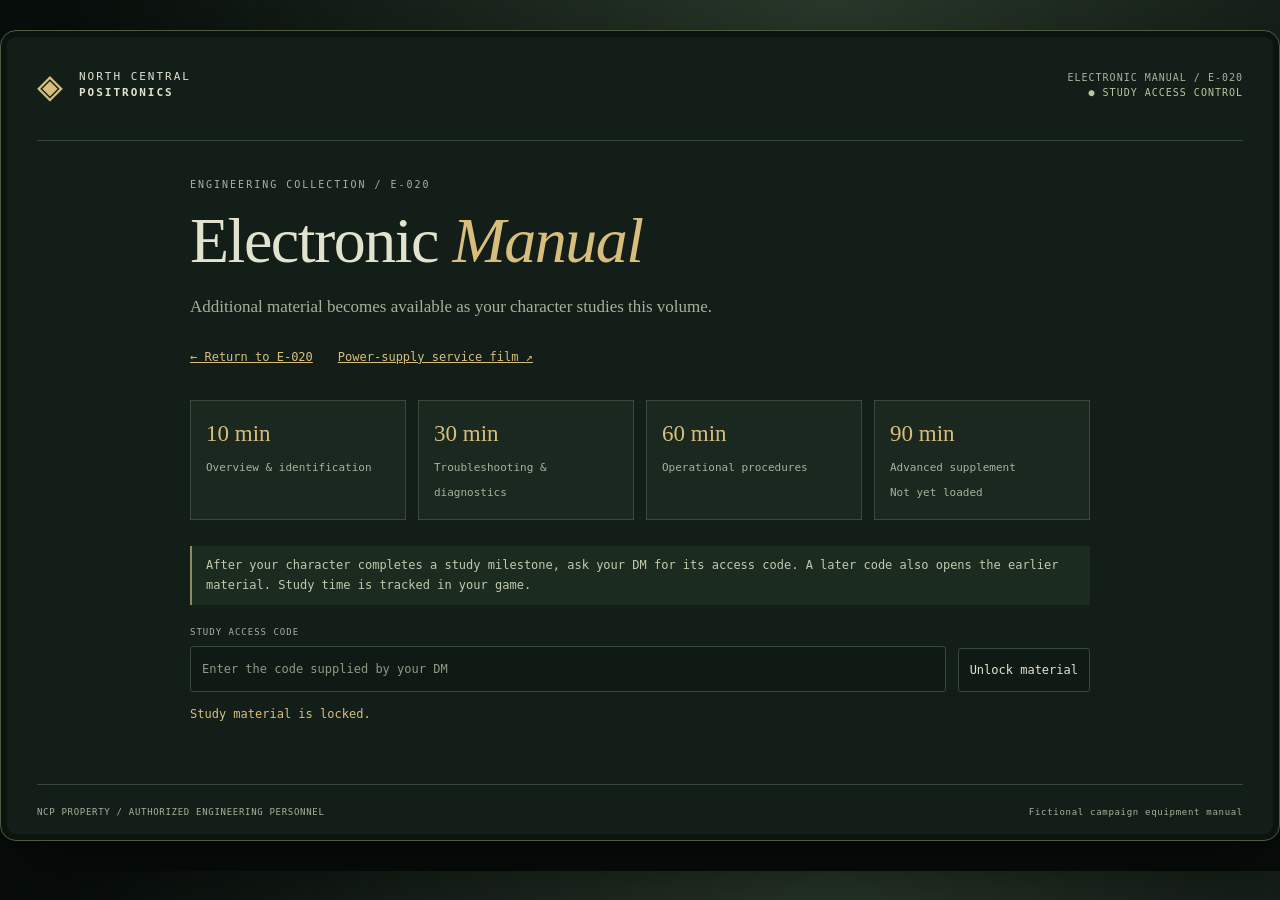
<file: e020.html>
<!doctype html><html lang="en"><head><meta charset="utf-8"><meta name="viewport" content="width=device-width,initial-scale=1"><meta name="theme-color" content="#131e19"><meta name="robots" content="noindex"><title>E-020 | Electronic Manual</title><link rel="stylesheet" href="library.css"><script src="e020-study-data.js" defer></script><script src="e020.js" defer></script><style>.manual-wrap{max-width:900px;margin:auto;padding:36px 0 48px}.study-levels{display:grid;grid-template-columns:repeat(4,1fr);gap:12px;margin:26px 0}.study-levels>div{border:1px solid var(--line);padding:15px;background:#1a281f}.study-levels strong{display:block;font-size:23px;color:var(--gold);font-weight:normal}.study-levels span{font:11px/1.6 Consolas,monospace;color:var(--muted)}.unlock-form{display:flex;align-items:end;gap:12px;flex-wrap:wrap}.unlock-field{flex:1;min-width:190px}.unlock-form button{font:12px Consolas,monospace}#study-status{font:12px/1.7 Consolas,monospace;color:var(--gold)}#manual-content section{border-top:1px solid var(--line);margin-top:36px;padding-top:28px}#manual-content h3{font-size:25px;color:var(--gold);font-weight:normal;margin:32px 0 12px}#manual-content h4{font-size:21px;margin:28px 0 12px}#manual-content p{line-height:1.85}#manual-content pre{white-space:pre-wrap;overflow-wrap:anywhere;background:#0b1610;border:1px solid var(--line);border-left:3px solid var(--gold);padding:18px;font:12px/1.9 Consolas,monospace;color:#c4d7af}#manual-content h2{font-size:32px}.manual-nav{display:flex;gap:10px;flex-wrap:wrap;margin:20px 0}.manual-nav a{font:12px Consolas,monospace;color:var(--gold);padding:10px 0;margin-right:15px}@media(max-width:600px){.study-levels{grid-template-columns:1fr 1fr}.manual-wrap{padding-top:26px}.unlock-form button{flex:1}.manual-wrap h1{font-size:38px}}</style></head><body><div class="terminal"><header><a class="brand" href="library.html#E-020"><span class="sigil" aria-hidden="true">◈</span><span>NORTH CENTRAL<br><strong>POSITRONICS</strong></span></a><span class="hardware">ELECTRONIC MANUAL / E-020<br><span class="online">● STUDY ACCESS CONTROL</span></span></header><main><div class="manual-wrap"><p class="eyebrow">ENGINEERING COLLECTION / E-020</p><h1>Electronic <em>Manual</em></h1><p class="subtitle">Additional material becomes available as your character studies this volume.</p><div class="manual-nav"><a href="library.html#E-020">← Return to E-020</a><a href="lucien.html#power">Power-supply service film ↗</a></div><div class="study-levels" aria-label="Study milestones"><div><strong>10 min</strong><span>Overview &amp; identification</span></div><div><strong>30 min</strong><span>Troubleshooting &amp; diagnostics</span></div><div><strong>60 min</strong><span>Operational procedures</span></div><div><strong>90 min</strong><span>Advanced supplement<br>Not yet loaded</span></div></div><p class="shelf-note">After your character completes a study milestone, ask your DM for its access code. A later code also opens the earlier material. Study time is tracked in your game.</p><form id="unlock-form" class="unlock-form"><div class="unlock-field"><label for="study-code">STUDY ACCESS CODE</label><input id="study-code" type="password" autocomplete="off" spellcheck="false" required placeholder="Enter the code supplied by your DM"></div><button type="submit">Unlock material</button><button type="button" id="lock-manual" hidden>Lock manual</button></form><p id="study-status" role="status" aria-live="polite">Study material is locked.</p><article id="manual-content" aria-label="Unlocked manual text" hidden></article></div></main><footer><span>NCP PROPERTY / AUTHORIZED ENGINEERING PERSONNEL</span><span>Fictional campaign equipment manual</span></footer></div><noscript>Enable JavaScript to unlock and read the electronic manual.</noscript></body></html>
</file>
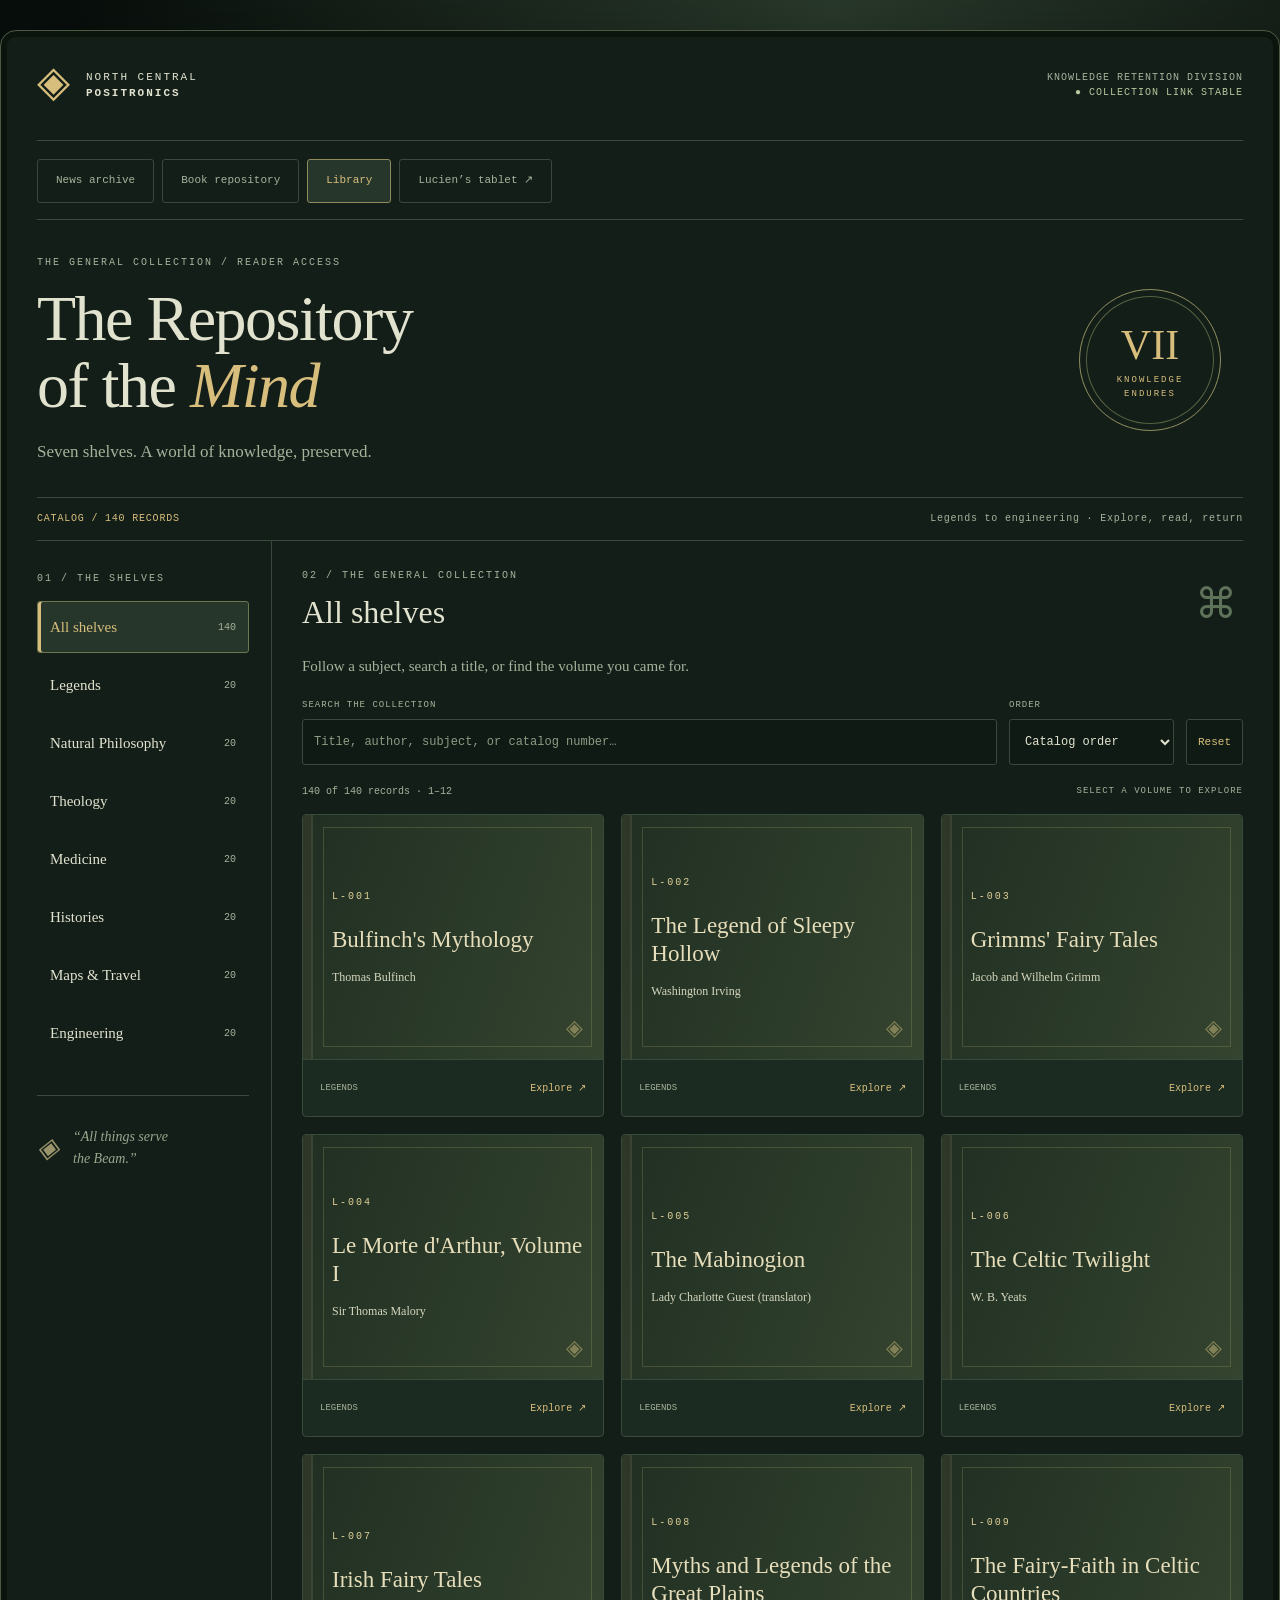
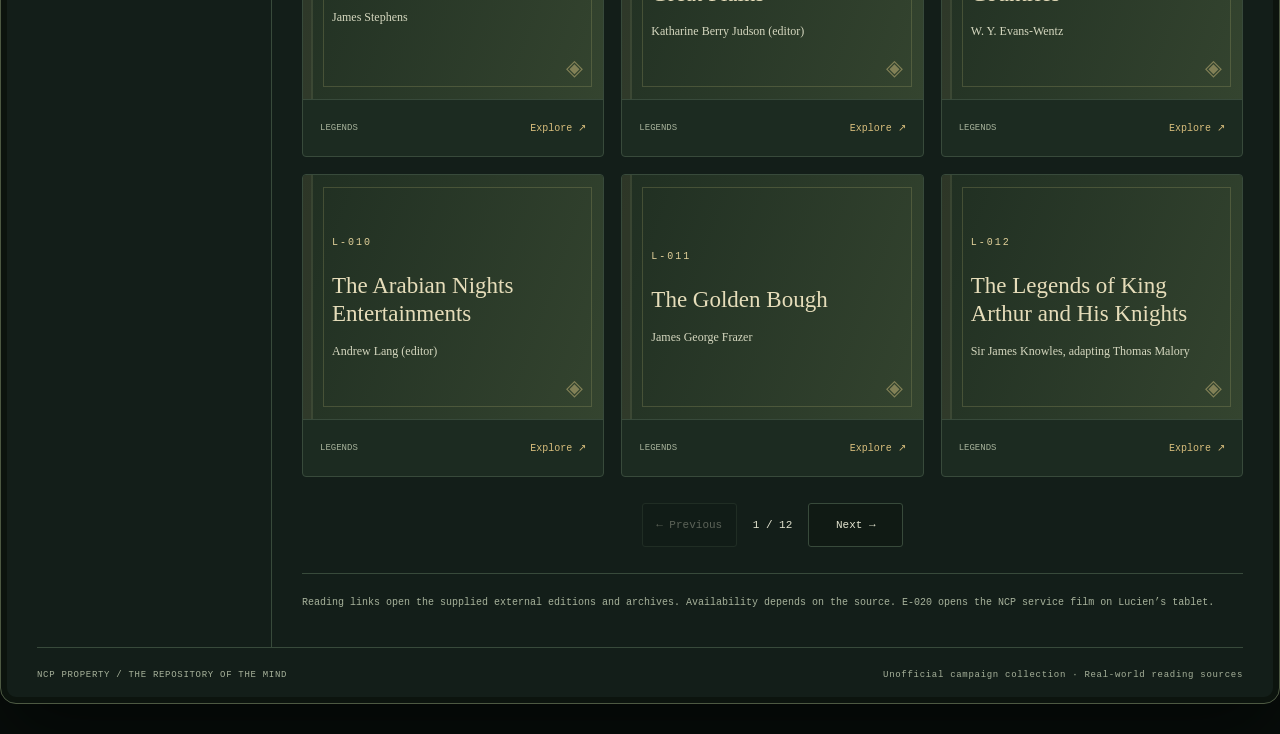
<file: library.html>
<!doctype html>
<html lang="en">
<head><meta charset="utf-8"><meta name="viewport" content="width=device-width,initial-scale=1"><meta name="theme-color" content="#131e19"><meta name="description" content="Browse seven shelves of the Repository of the Mind: legends, science, theology, medicine, histories, travel, and engineering."><title>The Repository of the Mind | Library</title><link rel="stylesheet" href="library.css"><script src="library-data.js" defer></script><script src="library.js" defer></script></head>
<body><a class="skip" href="#search">Skip to catalog search</a>
<div class="terminal"><header><a class="brand" href="./"><span class="sigil" aria-hidden="true">◈</span><span>NORTH CENTRAL<br><strong>POSITRONICS</strong></span></a><span class="hardware">KNOWLEDGE RETENTION DIVISION<br><span class="online">● COLLECTION LINK STABLE</span></span></header>
<nav class="top-nav" aria-label="Archive sections"><a href="./#news">News archive</a><a href="./#books">Book repository</a><a href="library.html" aria-current="page">Library</a><a href="lucien.html">Lucien’s tablet ↗</a></nav>
<main><section class="intro"><div><p class="eyebrow">THE GENERAL COLLECTION / READER ACCESS</p><h1>The Repository<br>of the <em>Mind</em></h1><p class="subtitle">Seven shelves. A world of knowledge, preserved.</p></div><div class="seal" aria-hidden="true"><span>VII</span><small>KNOWLEDGE<br>ENDURES</small></div></section>
<div class="collection-line"><span>CATALOG / 140 RECORDS</span><span>Legends to engineering · Explore, read, return</span></div>
<div class="layout"><aside><p class="eyebrow">01 / THE SHELVES</p><nav id="shelves" aria-label="Library shelves"></nav><div class="shelf-foot"><span class="small-sigil" aria-hidden="true">◈</span><p>“All things serve<br>the Beam.”</p></div></aside>
<section class="collection" aria-labelledby="shelf-title"><div class="section-heading"><div><p class="eyebrow" id="section-number">02 / THE GENERAL COLLECTION</p><h2 id="shelf-title">All shelves</h2></div><span class="collection-mark" aria-hidden="true">⌘</span></div><p id="shelf-description" class="shelf-description">Follow a subject, search a title, or find the volume you came for.</p><p id="shelf-note" class="shelf-note" hidden></p>
<form id="filters" role="search"><div class="search-field"><label for="search">SEARCH THE COLLECTION</label><input id="search" type="search" autocomplete="off" placeholder="Title, author, subject, or catalog number…"></div><div><label for="sort">ORDER</label><select id="sort"><option value="catalog">Catalog order</option><option value="title">Title A–Z</option><option value="author">Author / source A–Z</option></select></div><button id="reset" type="button" class="reset">Reset</button></form>
<div class="results-line"><p id="count" role="status" aria-live="polite"></p><span>SELECT A VOLUME TO EXPLORE</span></div><div id="grid" class="book-grid"></div><nav id="pagination" class="pagination" aria-label="Catalog pages"></nav>
<p class="reading-note">Reading links open the supplied external editions and archives. Availability depends on the source. E-020 opens the NCP service film on Lucien’s tablet.</p></section></div></main>
<footer><span>NCP PROPERTY / THE REPOSITORY OF THE MIND</span><span>Unofficial campaign collection · Real-world reading sources</span></footer></div>
<dialog id="book-dialog" aria-labelledby="detail-title"><div class="dialog-content"><button id="close-dialog" class="close" aria-label="Close book details">×</button><p id="detail-id" class="eyebrow"></p><p id="detail-shelf" class="detail-shelf"></p><h2 id="detail-title"></h2><p id="detail-credit" class="detail-credit"></p><div class="divider" aria-hidden="true">◈</div><p id="detail-blurb" class="detail-blurb"></p><div class="detail-actions"><a id="detail-source" class="primary" target="_blank" rel="noopener noreferrer">Open reading source ↗</a><a id="detail-manual" class="primary" href="e020.html" hidden>Open electronic manual ↗</a><button id="copy-link">Copy catalog link</button></div><p id="copy-status" class="copy-status" role="status"></p></div></dialog>
<noscript><p class="noscript">Enable JavaScript to browse the library catalog.</p></noscript></body></html>
</file>
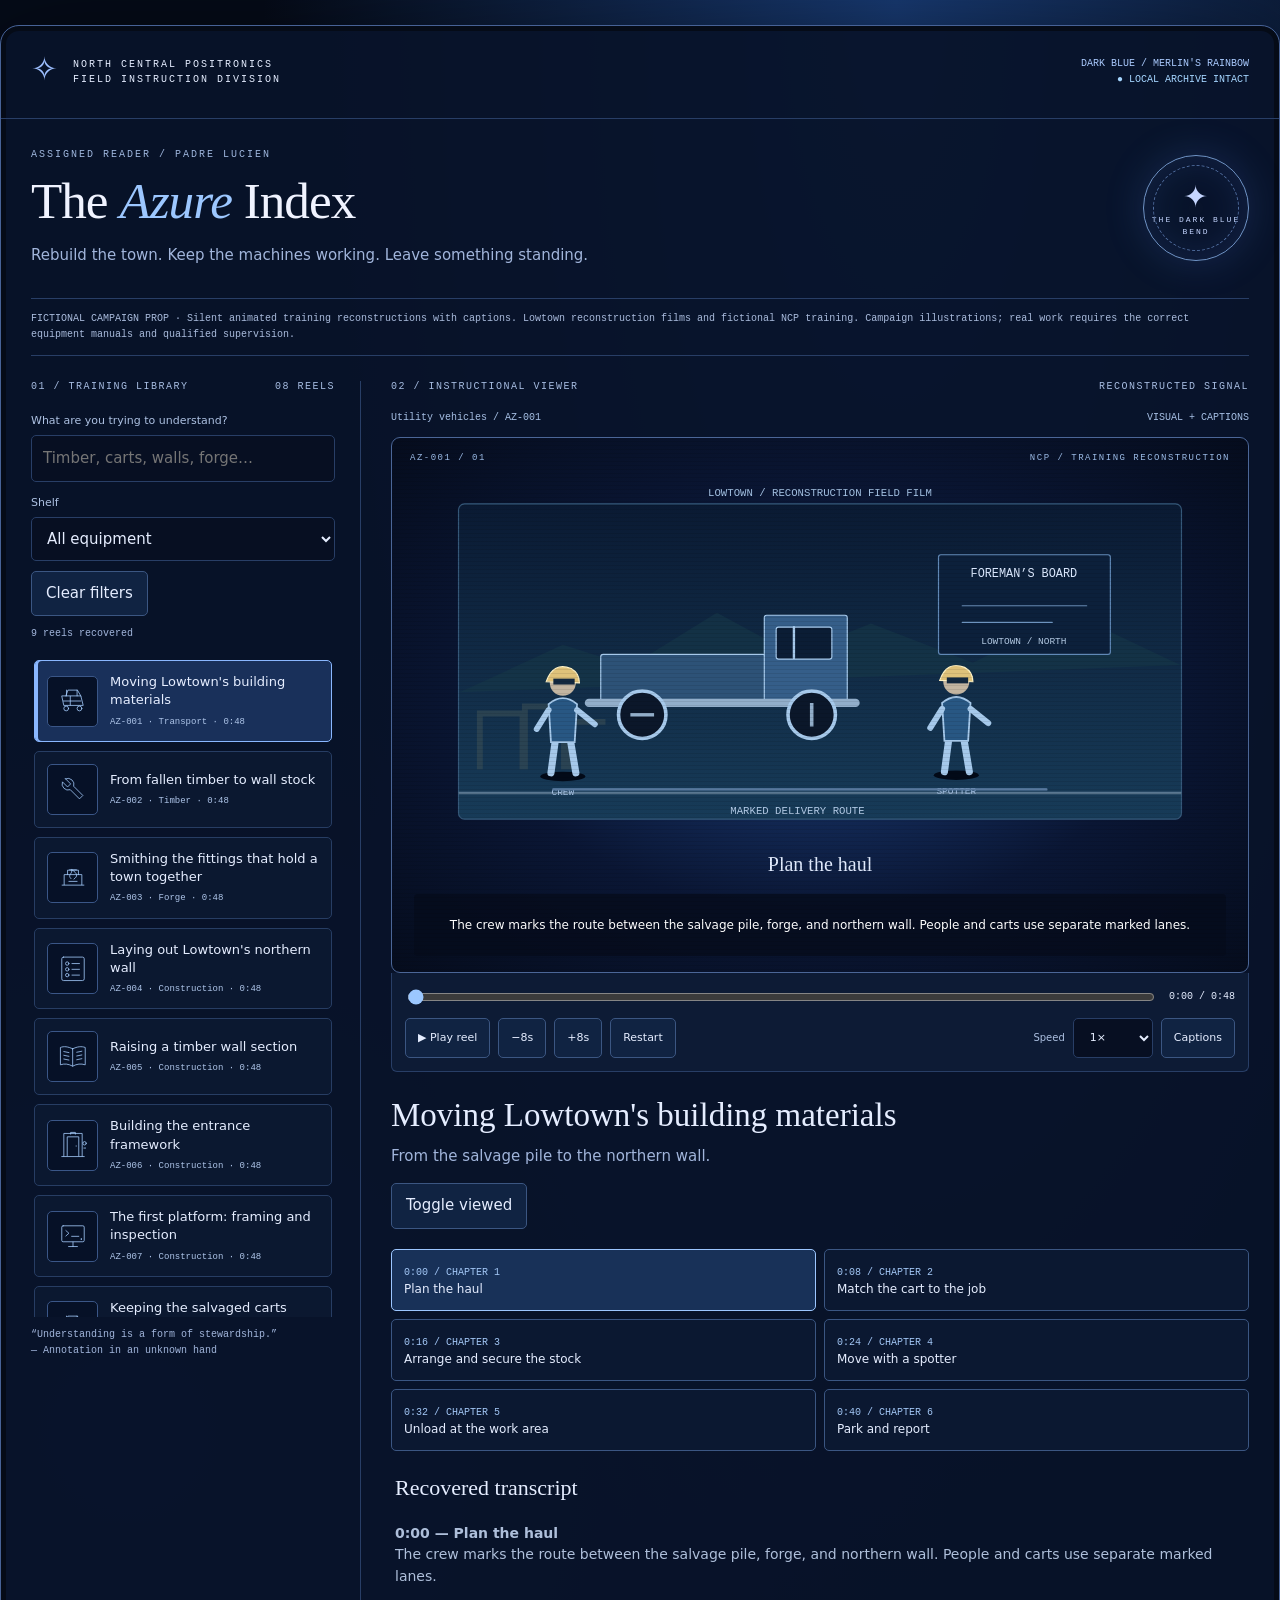
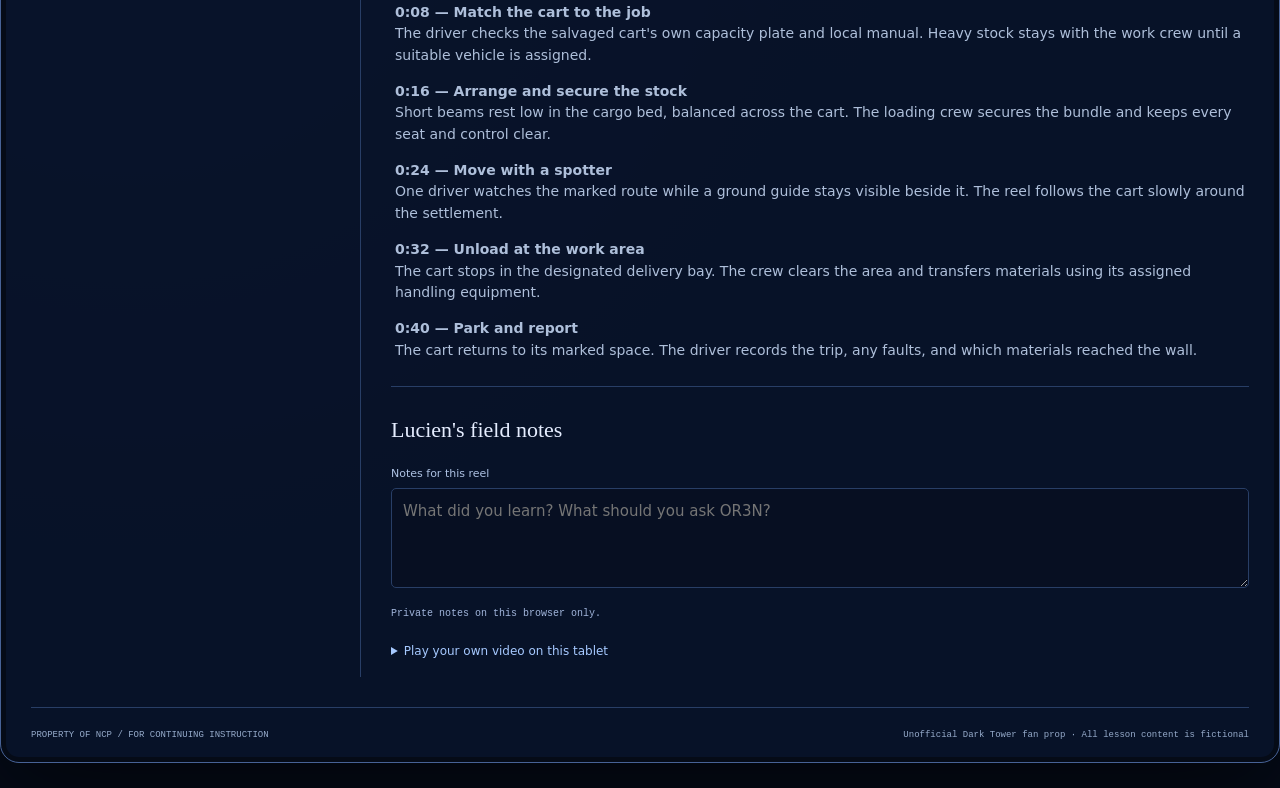
<file: lucien.html>
<!doctype html><html lang="en"><head><meta charset="utf-8"><meta name="viewport" content="width=device-width,initial-scale=1"><meta name="theme-color" content="#081329"><title>The Azure Index | Padre Lucien's Tablet</title><meta name="description" content="A fictional dark blue training tablet for a Dark Tower campaign."><style>*{box-sizing:border-box} :root{color-scheme:dark;--ink:#e5edff;--muted:#a1b5db;--blue:#79b6ff;--line:#283e66;--panel:#0c1933}body{margin:0;background:#050b18;color:var(--ink);font:15px/1.55 system-ui,Segoe UI,sans-serif;background-image:radial-gradient(ellipse at 70% 0,#183a72 0,transparent 50%),radial-gradient(circle at 10% 60%,#142344 0,transparent 45%)}button,input,select,textarea{font:inherit}button{cursor:pointer;color:inherit;background:#102342;border:1px solid #3b5682;border-radius:5px;padding:10px 14px;min-height:44px}button:hover{border-color:#8fbdff;background:#19345b}button:focus-visible,a:focus-visible,input:focus-visible,select:focus-visible,textarea:focus-visible{outline:2px solid #a2d0ff;outline-offset:3px}button:disabled{opacity:.4;cursor:default}input,textarea,select{border:1px solid var(--line);background:#070f22;color:var(--ink);border-radius:5px;padding:11px;min-width:0;max-width:100%}a{color:#a9ceff} .tablet{max-width:1460px;margin:25px auto;border:1px solid #476296;border-radius:19px;background:#081329ed;box-shadow:0 25px 100px #0009,inset 0 0 0 5px #050b17;overflow:hidden}header{display:flex;justify-content:space-between;gap:20px;align-items:center;padding:22px 30px;border-bottom:1px solid var(--line)}.brand{font:10px/1.5 monospace;letter-spacing:2px;display:flex;gap:13px;align-items:center}.mark{font-size:32px;color:#9dbfff}.status{font:10px/1.6 monospace;text-align:right;color:#a9c9fd}.dot{color:#a5d5ff}.hero{padding:30px;display:flex;align-items:center;justify-content:space-between;gap:20px}.eyebrow{font:10px monospace;letter-spacing:2px;color:#9eb6dd}h1{font:normal clamp(34px,4vw,54px)/1.1 Georgia,serif;letter-spacing:-1px;margin:13px 0;color:#f0f3ff}h1 em{color:#9cc7ff}.hero p{color:var(--muted);margin-bottom:0}.orb{width:106px;height:106px;border:1px solid #7094c7;border-radius:50%;display:grid;place-content:center;position:relative;color:#c5d6ff;flex-shrink:0;box-shadow:0 0 40px #5785ec30,inset 0 0 40px #5785ec25;font:30px Georgia,serif;text-align:center}.orb:after{content:"";position:absolute;inset:9px;border:1px dashed #506e9f;border-radius:50%;transform:rotate(35deg)}.orb small{font:8px/1.5 monospace;letter-spacing:2px}.notice{margin:0 30px;padding:12px 0;border-top:1px solid var(--line);border-bottom:1px solid var(--line);color:#a9bbdc;font:10px/1.6 monospace}.layout{display:grid;grid-template-columns:330px minmax(0,1fr);padding:25px 30px 30px;gap:30px}aside{padding-right:25px;border-right:1px solid var(--line)}.section-title{font:10px monospace;letter-spacing:1.5px;color:#a6bce1;display:flex;justify-content:space-between;gap:12px;margin:0 0 20px}label{display:block;font-size:11px;color:#adc1e2;margin:12px 0 6px}#query,#category{width:100%}.catalog{display:grid;gap:9px;max-height:660px;overflow:auto;margin-top:15px;padding:3px}.lesson{padding:12px;text-align:left;background:#0b1830;border-color:#273d63;display:flex;align-items:center;gap:12px}.lesson[aria-current=true]{background:#19305a;border-color:#8ab7ff;box-shadow:inset 3px 0 #8ab7ff}.thumb{width:51px;height:51px;display:grid;place-content:center;background:#061127;border:1px solid #3a5687;border-radius:5px;flex-shrink:0;color:#a7cfff}.thumb svg{width:34px;height:34px}.lesson-title{font-size:13px;display:block;line-height:1.4}.meta{display:block;font:9px/1.6 monospace;color:#aec5e9;margin-top:5px}.screen{position:relative;aspect-ratio:16/9;background:radial-gradient(ellipse at center,#1b3d78 0,#0a1634 55%,#050c1d 100%);border:1px solid #4b6697;border-radius:9px;overflow:hidden;display:flex;flex-direction:column;align-items:center;justify-content:center}.screen:before{content:"";position:absolute;inset:0;pointer-events:none;background:repeating-linear-gradient(transparent 0 3px,#00000016 3px 4px);z-index:2}.film-meta{position:absolute;top:15px;left:18px;right:18px;display:flex;justify-content:space-between;font:9px monospace;letter-spacing:1.5px;color:#9dbde9}.diagram{width:38%;max-width:220px;aspect-ratio:1;display:grid;place-content:center;border:1px solid #6389c1;border-radius:50%;box-shadow:0 0 45px #74a7ff25,inset 0 0 35px #8abbff18;position:relative}.diagram:before{content:"";position:absolute;inset:-14px;border:1px dashed #4c70a7;border-radius:50%;animation:orbit 35s linear infinite;animation-play-state:paused}.screen.playing .diagram:before{animation-play-state:running}.diagram svg{width:100px;height:100px;color:#b4d6ff;filter:drop-shadow(0 0 12px #78acff66);transition:transform .5s,opacity .5s}.screen.playing .diagram svg{animation:pulse 4s ease-in-out infinite}.shot-1 .diagram svg{transform:scale(1.1)}.shot-2 .diagram{border-style:dashed}.shot-3 .diagram{box-shadow:0 0 60px #8cbbff55,inset 0 0 35px #8abbff33}.shot-title{font:normal clamp(17px,2.2vw,25px) Georgia,serif;color:#e2ecff;text-align:center;margin:25px 12px 0}.caption{position:absolute;bottom:16px;left:22px;right:22px;text-align:center;font-size:13px;line-height:1.5;color:white;background:#050c1cce;padding:8px 12px;border-radius:4px}.screen .shot-title{margin-bottom:55px}.controlbar{border:1px solid var(--line);border-top:0;background:#0d1b35;padding:13px;border-radius:0 0 6px 6px}.timeline{display:flex;align-items:center;gap:12px}.timeline input{padding:0;flex:1;width:100%;accent-color:#9bc7ff}.time{font:10px monospace;white-space:nowrap}.buttons{display:flex;gap:8px;align-items:center;flex-wrap:wrap;margin-top:10px}.buttons button,.buttons select{font-size:11px;padding:8px 12px;min-height:40px}.buttons label{margin:0;font-size:10px}.buttons .spacer{flex:1}h2{font:normal clamp(23px,2.7vw,33px)/1.25 Georgia,serif;margin:23px 0 9px}.description{color:var(--muted);margin-top:0}.reel-info{display:flex;justify-content:space-between;gap:15px;align-items:center;font:10px monospace;color:#a6bfe4;margin-bottom:14px}.chapters{display:grid;grid-template-columns:1fr 1fr;gap:8px;margin-top:20px}.chapter{text-align:left;padding:12px;background:#0b1831;line-height:1.5;font-size:12px}.chapter[aria-current=true]{border-color:#9cc6ff;background:#183158}.chapter small{font:10px monospace;color:#a3c7f6}.transcript{padding:0 4px;margin-top:24px}.transcript h3,.notes h3{font:normal 22px Georgia,serif}.transcript p{color:#aebfda;font-size:14px}.notes{margin-top:25px;border-top:1px solid var(--line);padding-top:8px}.notes textarea{width:100%;min-height:100px;resize:vertical}.small{font:10px/1.6 monospace;color:var(--muted)}.local-video{margin-top:20px}.local-video summary{cursor:pointer;color:#a6c9ff;font-size:12px;min-height:35px}video{width:100%;max-height:550px;background:black;border:1px solid var(--line);border-radius:6px}.footer{margin:0 30px;border-top:1px solid var(--line);padding:20px 0;color:#96abcb;font:9px/1.6 monospace;display:flex;justify-content:space-between;gap:15px}.empty{padding:15px;color:var(--muted)}.skip{position:absolute;top:-100px;left:10px;background:#102342;padding:12px;z-index:9}.skip:focus{top:5px}[hidden]{display:none!important}@keyframes orbit{to{transform:rotate(360deg)}}@keyframes pulse{50%{filter:drop-shadow(0 0 24px #94baffcc)}}@media(prefers-reduced-motion:reduce){*{animation:none!important;scroll-behavior:auto!important}}@media(max-width:850px){.tablet{margin:0;border-radius:0;border:0}header{padding:16px 18px}.hero{padding:22px 18px}.orb{width:78px;height:78px;font-size:22px}.notice{margin:0 18px}.layout{display:block;padding:20px 18px}aside{border:0;padding:0 0 20px}.catalog{max-height:245px;grid-template-columns:1fr 1fr}.lesson{padding:9px;gap:8px}.thumb{width:34px;height:34px}.thumb svg{width:25px;height:25px}.lesson-title{font-size:11px}.meta{font-size:8px}.section-title{margin-top:15px}.caption{font-size:11px;left:10px;right:10px;bottom:8px;padding:6px}.film-meta{font-size:7px;top:10px;left:10px;right:10px}.diagram{width:25%}.diagram svg{width:55px;height:55px}.shot-title{margin:15px 8px 0}.screen .shot-title{margin-bottom:65px}.footer{margin:0 18px;flex-direction:column}.chapters{gap:7px}.chapter{font-size:11px}.controlbar{padding:10px}}@media(max-width:430px){.orb{display:none}.brand{letter-spacing:1px}.status{font-size:8px}.screen{aspect-ratio:4/3}.caption{font-size:12px}.diagram{width:30%}.shot-title{font-size:18px}.screen .shot-title{margin-bottom:83px}.chapters{grid-template-columns:1fr}.lesson-title{font-size:12px}.thumb{display:none}.catalog{max-height:220px}.buttons .spacer{display:none}}.screen.worksite{aspect-ratio:16/10;min-height:440px}.worksite .diagram{display:block;position:absolute;top:35px;left:8px;width:calc(100% - 16px);height:calc(100% - 155px);max-width:none;border:0;box-shadow:none;border-radius:0;aspect-ratio:auto}.worksite .diagram:before{display:none}.worksite .diagram svg{width:100%;height:100%;transform:none;animation:none!important;filter:none}.screen.worksite .shot-title{position:absolute;bottom:96px;margin:0 8px;font-size:20px}.worksite .caption{font-size:12px;min-height:62px;display:grid;place-content:center}@media(max-width:850px){.screen.worksite{min-height:450px;aspect-ratio:4/3}.worksite .diagram{top:35px;height:calc(100% - 175px)}.screen.worksite .shot-title{bottom:119px;font-size:18px}.worksite .caption{min-height:87px;font-size:12px}}</style></head><body><a class="skip" href="#viewer">Skip to reel player</a><div class="tablet">
<header><div class="brand"><span class="mark" aria-hidden="true">✧</span><span>NORTH CENTRAL POSITRONICS<br>FIELD INSTRUCTION DIVISION</span></div><div class="status">DARK BLUE / MERLIN'S RAINBOW<br><span class="dot">● LOCAL ARCHIVE INTACT</span></div></header>
<section class="hero"><div><div class="eyebrow">ASSIGNED READER / PADRE LUCIEN</div><h1>The <em>Azure</em> Index</h1><p>Rebuild the town. Keep the machines working. Leave something standing.</p></div><div class="orb" aria-hidden="true">✦<small>THE DARK BLUE<br>BEND</small></div></section>
<p class="notice">FICTIONAL CAMPAIGN PROP · Silent animated training reconstructions with captions. Lowtown reconstruction films and fictional NCP training. Campaign illustrations; real work requires the correct equipment manuals and qualified supervision.</p>
<div class="layout"><aside aria-label="Reel library"><div class="section-title"><span>01 / TRAINING LIBRARY</span><span>08 REELS</span></div><label for="query">What are you trying to understand?</label><input id="query" type="search" placeholder="Timber, carts, walls, forge…" autocomplete="off"><label for="category">Shelf</label><select id="category"><option value="">All equipment</option><option>Transport</option><option>Timber</option><option>Forge</option><option>Construction</option><option>Maintenance</option></select><button id="clear" style="margin-top:10px">Clear filters</button><p id="found" role="status" class="small"></p><nav id="catalog" class="catalog" aria-label="Training reels"></nav><p class="small">“Understanding is a form of stewardship.”<br>— Annotation in an unknown hand</p></aside>
<main id="viewer" tabindex="-1"><div class="section-title"><span>02 / INSTRUCTIONAL VIEWER</span><span>RECONSTRUCTED SIGNAL</span></div><div class="reel-info"><span id="equipment"></span><span>VISUAL + CAPTIONS</span></div>
<div id="screen" class="screen"><div class="film-meta"><span id="reel-code"></span><span>NCP / TRAINING RECONSTRUCTION</span></div><div id="glyph" class="diagram"></div><div id="scene-title" class="shot-title"></div><div id="captions" class="caption"></div></div>
<video id="video" controls playsinline hidden aria-label="Training video"></video>
<div id="animated-controls" class="controlbar"><div class="timeline"><input id="seek" type="range" min="0" max="32" step="0.1" value="0" aria-label="Training reel playback position"><span id="timer" class="time">0:00 / 0:32</span></div><div class="buttons"><button id="play" aria-label="Play training reel">▶ Play reel</button><button id="back" aria-label="Back eight seconds">−8s</button><button id="forward" aria-label="Forward eight seconds">+8s</button><button id="restart">Restart</button><span class="spacer"></span><label for="speed">Speed</label><select id="speed"><option value="0.75">0.75×</option><option value="1" selected>1×</option><option value="1.5">1.5×</option></select><button id="cc" aria-pressed="true">Captions</button></div></div>
<p id="play-status" role="status" class="small"></p><h2 id="heading"></h2><p id="description" class="description"></p><button id="viewed">Toggle viewed</button>
<div id="chapters" class="chapters" aria-label="Reel chapters"></div><section class="transcript"><h3>Recovered transcript</h3><div id="transcript"></div></section>
<section class="notes"><h3>Lucien's field notes</h3><label for="note">Notes for this reel</label><textarea id="note" placeholder="What did you learn? What should you ask OR3N?"></textarea><p id="note-status" role="status" class="small">Private notes on this browser only.</p></section>
<details class="local-video"><summary>Play your own video on this tablet</summary><p class="small">Choose a video already on your device. It plays here without uploading. Clips are temporary and are not shared through the website link. The transcript above belongs to the reconstructed reel.</p><label for="clip">Local MP4 or WebM video</label><input id="clip" type="file" accept="video/*"><p id="clip-status" role="status" class="small"></p><button id="restore" hidden>Return to reconstructed reel</button></details>
</main></div><footer class="footer"><span>PROPERTY OF NCP / FOR CONTINUING INSTRUCTION</span><span>Unofficial Dark Tower fan prop · All lesson content is fictional</span></footer></div><noscript>Enable JavaScript to browse and play the animated reels.</noscript><script>'use strict';
const LESSONS=[{"id": "vehicles", "equipment": "Utility vehicles", "title": "Moving Lowtown's building materials", "category": "Transport", "description": "From the salvage pile to the northern wall.", "shots": [{"title": "Plan the haul", "caption": "The crew marks the route between the salvage pile, forge, and northern wall. People and carts use separate marked lanes."}, {"title": "Match the cart to the job", "caption": "The driver checks the salvaged cart's own capacity plate and local manual. Heavy stock stays with the work crew until a suitable vehicle is assigned."}, {"title": "Arrange and secure the stock", "caption": "Short beams rest low in the cargo bed, balanced across the cart. The loading crew secures the bundle and keeps every seat and control clear."}, {"title": "Move with a spotter", "caption": "One driver watches the marked route while a ground guide stays visible beside it. The reel follows the cart slowly around the settlement."}, {"title": "Unload at the work area", "caption": "The cart stops in the designated delivery bay. The crew clears the area and transfers materials using its assigned handling equipment."}, {"title": "Park and report", "caption": "The cart returns to its marked space. The driver records the trip, any faults, and which materials reached the wall."}], "code": "AZ-001", "worksite": true}, {"id": "timber", "equipment": "Timber crews", "title": "From fallen timber to wall stock", "category": "Timber", "description": "Recover, sort, and prepare the wood Lowtown needs.", "shots": [{"title": "Survey the timber ground", "caption": "The foreman marks a work boundary and assigns a lookout. Standing or damaged trees are flagged for an experienced timber crew; this reel follows wood already on the ground."}, {"title": "Choose usable stock", "caption": "Workers tag the fallen lengths by condition and intended use. Rotten, badly split, and uncertain pieces are set aside for the foreman's decision."}, {"title": "Bring the logs to the yard", "caption": "A salvaged hauling rig brings a supported log bundle into the timber yard. Workers remain outside the illustrated movement zone."}, {"title": "Prepare the timber", "caption": "At the marked processing station, a trained operator uses the machine's fitted guards. The drawing dissolves from round stock to prepared beams without showing a cutting technique."}, {"title": "Mark the wall stock", "caption": "A chalk mark identifies each beam's destination: POSTS, RAILS, BRACES, or PLATFORM. Matching tags on the work plan prevent good stock being used in the wrong place."}, {"title": "Stack and issue", "caption": "Prepared timber is stored on raised supports in the designated yard. The quartermaster records what is ready and sends only the requested pieces to each crew."}], "code": "AZ-002", "worksite": true}, {"id": "forge", "equipment": "Forge tools", "title": "Smithing the fittings that hold a town together", "category": "Forge", "description": "A working forge, a hammer, and a growing pile of useful iron.", "shots": [{"title": "Read the fitting sketch", "caption": "The smith compares a simple strap-and-bracket drawing with the timber crew's request. The intended use is settled before the work begins."}, {"title": "Lay out the tools", "caption": "Tongs, hammer, anvil, punch, and a workpiece appear on the bench. The smith checks their condition and chooses the tools suited to the job."}, {"title": "Work under the smith's direction", "caption": "The furnace glows while the smith handles a stylized workpiece with tongs. The animation omits temperatures and treatment settings, which depend on the actual material."}, {"title": "Shape the fitting", "caption": "The smith's hammer rises and falls over the anvil. The sketch transforms into a broad strap, a bracket, and a bundle of ordinary fasteners."}, {"title": "Check against the pattern", "caption": "The cooled demonstration fitting is compared with its drawing and a sample timber joint. Anything that fails the smith's inspection returns to the bench."}, {"title": "Bundle for the builders", "caption": "Accepted fittings are tagged by work area. The forge remains active, supplying the unfinished wall and the first platform rather than an imaginary finished fort."}], "code": "AZ-003", "worksite": true}, {"id": "walls", "equipment": "Wall foundations", "title": "Laying out Lowtown's northern wall", "category": "Construction", "description": "An honest plan for a wall that is still being built.", "shots": [{"title": "Walk the intended line", "caption": "The foreman follows the northern approach with a plan and marker stakes. Existing buildings, drainage paths, and the town entrance stay visible."}, {"title": "Mark openings and work areas", "caption": "The crew marks where the gate, wall sections, and access routes belong. No one assumes a straight line on paper has accounted for the ground."}, {"title": "Review the ground", "caption": "The foreman and an experienced builder review the site before assigning supports. Ground conditions determine the actual construction details."}, {"title": "Set the demonstration posts", "caption": "Upright posts appear in prepared positions while temporary supports hold the scene's framing. The reel supplies no universal depth or structural rating."}, {"title": "Check the alignment", "caption": "The builder compares the post line with the plan. The next wall section is left outlined, showing where work will continue."}, {"title": "Hand over the next section", "caption": "A board lists COMPLETED, IN PROGRESS, and MATERIALS NEEDED. The crew records its progress instead of declaring the whole perimeter finished."}], "code": "AZ-004", "worksite": true}, {"id": "panels", "equipment": "Wall framing", "title": "Raising a timber wall section", "category": "Construction", "description": "From a frame on the ground to a supported section of perimeter.", "shots": [{"title": "Match the panel to the plan", "caption": "Prepared posts, rails, and braces are laid beside the correct section marker. The foreman checks that the fittings and stock match the approved local design."}, {"title": "Assemble in the work area", "caption": "The animated frame comes together at ground level. Diagonal braces turn a loose rectangle into the intended braced panel."}, {"title": "Coordinate the lift", "caption": "The lift leader signals a pause and clears the marked movement zone. The crew uses its assigned lifting arrangement rather than relying on a few hands beneath a heavy frame."}, {"title": "Raise and support", "caption": "The timber panel rotates into place under the lifting arrangement. Temporary supports remain visible while the crew establishes the permanent connections."}, {"title": "Inspect the connections", "caption": "An experienced builder reviews the joints and bracing before the temporary arrangement is removed. The film highlights the inspection points without claiming an engineering specification."}, {"title": "Leave the next bay open", "caption": "One completed example stands beside an outlined unfinished bay. The crew marks the next day's material requirements on the foreman's board."}], "code": "AZ-005", "worksite": true}, {"id": "gates", "equipment": "Gate framing", "title": "Building the entrance framework", "category": "Construction", "description": "Keep the town's entrance useful while its defenses grow.", "shots": [{"title": "Preserve the route", "caption": "The entrance plan leaves a clear working passage into Lowtown. Delivery traffic is routed away from the active construction area."}, {"title": "Prepare the frame", "caption": "Two posts and a header are laid out beside tagged hardware. The local builder checks the design against the intended gate and ground."}, {"title": "Place and brace", "caption": "The entrance framework rises into position with temporary supports. Diagonal bracing is shown as part of the reviewed design."}, {"title": "Fit the demonstration hardware", "caption": "The smith's hinge straps and brackets appear on an unloaded training mock-up. The builder confirms the hardware fits before any gate leaf is hung."}, {"title": "Check the opening", "caption": "A ghost outline shows the proposed gate's movement and the passage it will need. Obstructions are marked on the plan rather than forced out of the way."}, {"title": "Record the unfinished work", "caption": "The caption reads FRAMEWORK IN PROGRESS. Hardware, infill, and further inspection remain on the work list; the reel does not claim Lowtown already has a finished gate."}], "code": "AZ-006", "worksite": true}, {"id": "platform", "equipment": "Defensive platform", "title": "The first platform: framing and inspection", "category": "Construction", "description": "A guide to the northern platform, with room for the story to continue.", "shots": [{"title": "Start with the platform plan", "caption": "The first defensive platform is identified on the northern approach. Its intended use is agreed with the town's builder before loads or equipment are assigned."}, {"title": "Check the supporting arrangement", "caption": "The drawing highlights the supports and the ground beneath them. The actual design must suit the site; the animation offers no dimensions or carrying-capacity promise."}, {"title": "Show the braced frame", "caption": "The platform's posts and diagonal braces appear together. The crew reviews the complete supporting arrangement before the drawing adds the deck."}, {"title": "Provide the working surface", "caption": "Deck boards and edge protection appear on the illustration. A marked access route keeps the work platform distinct from the surrounding construction zone."}, {"title": "Inspect before use", "caption": "The builder checks the assembled platform and records what use has been approved. The reel does not teach weapon installation or firing."}, {"title": "Maintain and report", "caption": "A worker logs an inspection while the unfinished wall remains visible beyond the platform. Loose, damaged, or questionable parts are reported before the next work period."}], "code": "AZ-007", "worksite": true}, {"id": "maintenance", "equipment": "Vehicle maintenance", "title": "Keeping the salvaged carts working", "category": "Maintenance", "description": "Daily care for machines the town cannot easily replace.", "shots": [{"title": "Read the vehicle's record", "caption": "The assigned maintainer finds the cart's model plate, manual, and fault log. Unfamiliar machinery is not treated as interchangeable."}, {"title": "Make an external inspection", "caption": "The drawing highlights wheels, bodywork, cargo restraints, and visible indicators. Damage, unusual residue, and loose parts go in the fault log."}, {"title": "Prepare for service", "caption": "The cart is shown parked in its designated maintenance bay with a SERVICE HOLD tag. Any isolation or servicing follows that vehicle's own procedure."}, {"title": "Use the correct supplies", "caption": "Sealed containers and a parts ledger appear beside the cart. The maintainer matches approved consumables and replacement parts to the model's documentation."}, {"title": "Record and escalate faults", "caption": "The maintainer records symptoms and hands the report to the appropriate specialist. The tablet does not improvise repairs to unfamiliar power systems."}, {"title": "Return only after clearance", "caption": "The service tag changes to CLEARED only after the assigned maintainer signs the record. The cart then returns to the town's hauling schedule."}], "code": "AZ-008", "worksite": true}, {"id": "power", "equipment": "Dogan power supply", "title": "Replacing the Dogan power supply", "category": "Maintenance", "description": "A 48-second NCP service film: isolate the flow, disconnect, replace, reconnect, and restore.", "shots": [{"title": "Secure flow in and out", "caption": "Close the inlet and outlet flow-control valves. Both indicators read CLOSED."}, {"title": "Disconnect output cabling", "caption": "With the unit isolated, disconnect and park the output cable."}, {"title": "Disconnect piping", "caption": "Detach both isolated pipe connections from the power-supply module."}, {"title": "Replace the power supply", "caption": "Lift the old module out and seat the replacement in the mounting cradle."}, {"title": "Reconnect piping and cabling", "caption": "Reconnect both pipe couplings, then reconnect the output cable."}, {"title": "Open valves and restore flow", "caption": "Open the inlet and outlet valves. Confirm flow and the READY indicator."}], "code": "AZ-009"}];
const LEGACY_LESSONS={"cart":"vehicles","tools":"timber","terminal":"walls","robot":"panels","door":"gates","library":"platform","power":"maintenance"};
function resolveLessonId(id){return LEGACY_LESSONS[id]||id;}

const $=id=>document.getElementById(id);
const icons={
cart:'<path d="M18 35h55l7 28H24Z M29 35l6-17h28l10 17 M31 18v17 M62 18v17"/><circle cx="30" cy="72" r="7"/><circle cx="69" cy="72" r="7"/><path d="M22 50h51 M42 36v26"/>',
tools:'<path d="m28 20 15 15-9 9-15-15a18 18 0 0 0 23 23l27 27 10-10-27-27a18 18 0 0 0-24-22Z"/>',
forge:'<path d="M18 71h64 M24 70V40h52v30 M34 40V27h32v13 M38 60h24 M40 26h20"/><path d="M44 52c-12-12 6-14 2-27 19 13 18 20 7 28"/>',
terminal:'<rect x="17" y="20" width="66" height="47" rx="4"/><path d="M37 81h26 M50 68v13 M29 34l9 8-9 8 M46 51h21"/><circle cx="74" cy="59" r="1"/>',
robot:'<rect x="27" y="27" width="46" height="36" rx="10"/><circle cx="39" cy="42" r="3"/><circle cx="61" cy="42" r="3"/><path d="M41 54h18 M50 27V15 M27 41H17v25 M73 41h10v25 M38 63v17 M62 63v17 M29 81h16 M55 81h16"/><circle cx="50" cy="12" r="3"/>',
door:'<path d="M23 83V16h54v67 M33 82V26h34v56 M17 84h66 M59 53h1"/><circle cx="84" cy="45" r="5"/><path d="M82 59h5 M43 18v-5h14v5"/>',
library:'<path d="M49 26C35 19 23 18 13 22v51c12-4 23-3 36 4 13-7 24-8 37-4V22c-11-4-23-3-37 4Z M49 26v51 M23 34l15 3 M23 45l15 3 M23 56l15 3 M61 36l15-3 M61 47l15-3 M61 58l15-3"/>',
power:'<rect x="17" y="15" width="66" height="69" rx="5"/><circle cx="33" cy="34" r="5"/><circle cx="33" cy="51" r="5"/><circle cx="33" cy="68" r="5"/><path d="M47 34h22 M47 51h22 M47 68h22"/>'
};
icons.vehicles=icons.cart;icons.timber=icons.tools;icons.walls=icons.power;icons.panels=icons.library;icons.gates=icons.door;icons.platform=icons.terminal;icons.maintenance=icons.cart;
const svg=id=>'<svg aria-hidden="true" viewBox="0 0 100 100" fill="none" stroke="currentColor" stroke-width="2.3" stroke-linecap="round" stroke-linejoin="round">'+icons[id]+'</svg>';
function node(t,text,cls){const e=document.createElement(t);if(text!==undefined)e.textContent=text;if(cls)e.className=cls;return e;}
let current=LESSONS[0],time=0,playing=false,lastTick=0,speed=1,captionOn=true;
let progress={},notes={};const localClips=new Map([['power','media/dogan-power-supply.mp4']]);
try{progress=JSON.parse(localStorage.getItem('azure-progress')||'{}');notes=JSON.parse(localStorage.getItem('azure-notes')||'{}');if(!progress||typeof progress!=='object')progress={};if(!notes||typeof notes!=='object')notes={};}catch{progress={};notes={};}
function persist(){try{localStorage.setItem('azure-progress',JSON.stringify(progress));localStorage.setItem('azure-notes',JSON.stringify(notes));$('note-status').textContent='Saved on this browser.';}catch{$('note-status').textContent='Browser storage unavailable. Copy notes elsewhere before closing.';}}
function elapsed(t){return Math.floor(t/60)+':'+String(Math.floor(t)%60).padStart(2,'0');}
function duration(){return current.shots.length*8;}
function renderList(){const q=$('query').value.trim().toLowerCase(),category=$('category').value;
const visible=LESSONS.filter(l=>(!category||l.category===category)&&(!q||[l.title,l.equipment,l.description,...l.shots.map(s=>s.title+' '+s.caption)].join(' ').toLowerCase().includes(q)));
$('catalog').replaceChildren();$('found').textContent=visible.length+' reels recovered';
visible.forEach(l=>{const b=node('button',undefined,'lesson');b.setAttribute('aria-current',String(l.id===current.id));const thumb=node('span',undefined,'thumb');thumb.innerHTML=svg(l.id);const words=node('span');words.append(node('span',l.title,'lesson-title'),node('span',l.code+' · '+l.category+' · '+elapsed(l.shots.length*8)+(progress[l.id]?' · VIEWED':''),'meta'));b.append(thumb,words);b.onclick=()=>selectLesson(l.id,true);$('catalog').append(b);});
if(!visible.length)$('catalog').append(node('p','No matching reels. Try another search or clear the category.','empty'));}
function setPlaying(value){if(localClips.has(current.id))return;playing=value;lastTick=0;$('play').textContent=playing?'❚❚ Pause':'▶ Play reel';$('play').setAttribute('aria-label',playing?'Pause training reel':'Play training reel');$('screen').classList.toggle('playing',playing);}
function renderTime(){const i=Math.min(current.shots.length-1,Math.floor(time/8)),shot=current.shots[i];$('screen').className='screen shot-'+i+(current.worksite?' worksite':'')+(playing?' playing':'');$('glyph').innerHTML=current.worksite?worksiteFrame(i,time):svg(current.id);$('scene-title').textContent=shot.title;$('captions').textContent=shot.caption;$('captions').hidden=!captionOn;$('reel-code').textContent=current.code+' / '+String(i+1).padStart(2,'0');$('timer').textContent=elapsed(time)+' / '+elapsed(duration());$('seek').value=time;$('seek').setAttribute('aria-valuetext',elapsed(time)+' of '+elapsed(duration()));[...$('chapters').children].forEach((b,j)=>b.setAttribute('aria-current',String(j===i)));}
function jump(t){time=Math.max(0,Math.min(duration(),t));lastTick=0;renderTime();}

function worksiteFrame(scene,clock){
const id=current.id,p=Math.max(0,Math.min(1,(clock-scene*8)/8)),motion=playing?Math.sin(clock*3):0;
const stroke='#a6c9eb',wood='#b9905c',shade='#614b37',steel='#92aeca';
const text=(x,y,s,color='#bbd0eb',size=10)=>'<text x="'+x+'" y="'+y+'" fill="'+color+'" font-size="'+size+'" text-anchor="middle" font-family="monospace">'+s+'</text>';
const line=(x1,y1,x2,y2,color=wood,width=7)=>'<path d="M'+x1+' '+y1+' L'+x2+' '+y2+'" fill="none" stroke="'+color+'" stroke-width="'+width+'" stroke-linecap="round"/>';
const rect=(x,y,w,h,color,outline='none')=>'<rect x="'+x+'" y="'+y+'" width="'+w+'" height="'+h+'" rx="2" fill="'+color+'" stroke="'+outline+'"/>';
const worker=(x,y,role,task=false)=>'<g transform="translate('+x+' '+y+')"><ellipse cx="0" cy="52" rx="19" ry="4" fill="#020a18"/>'+line(-6,19,-10,49,stroke,6)+line(6,19,11,49,stroke,6)+'<path d="M-12-9Q0-19 12-9L10 23H-10Z" fill="#285783" stroke="'+stroke+'" stroke-width="1.5"/>'+line(-12,-4,-22,task?-9+motion*5:12,stroke,5)+line(12,-4,27,task?-18+motion*8:8,stroke,5)+'<circle cy="-27" r="11" fill="#c3b5a1"/><path d="M-14-28Q-8-45 7-39Q14-35 14-27Z" fill="#dfc27a" stroke="#fff2c4"/><path d="M-8-28H10" stroke="#13283f" stroke-width="5"/>'+text(0,68,role,'#aac5e7',8)+'</g>';
const log=(x,y,w=140)=>'<g>'+rect(x,y,w,17,shade,wood)+'<ellipse cx="'+x+'" cy="'+(y+8.5)+'" rx="8" ry="8.5" fill="#bc9b6d" stroke="#e0bd8a"/><ellipse cx="'+x+'" cy="'+(y+8.5)+'" rx="4" ry="5" fill="none" stroke="#816241"/>'+line(x+16,y+5,x+w-7,y+5,'#ab8351',1)+'</g>';
const beam=(x,y,w=140)=>rect(x,y,w,10,wood,'#ddbc83');
const plan=()=>rect(425,69,145,84,'#0c203b','#6189b7')+text(497,88,'FOREMAN’S BOARD','#dce9ff',10)+line(445,112,550,112,'#6d93be',1)+line(445,126,521,126,'#6d93be',1)+text(497,144,scene===5?'WORK RECORDED':'LOWTOWN / NORTH','#b5cbe5',8);
let art='';
if(id==='vehicles'||id==='maintenance'){
const travel=id==='vehicles'&&scene===3?80*p:0,tx=260+travel;
art+='<g transform="translate('+tx+' 168)">'+rect(-120,-15,139,42,'#2d5277',stroke)+rect(18,-48,70,75,'#355e89',stroke)+rect(28,-38,47,27,'#0b1d35',stroke)+line(43,-38,43,-12,stroke,2)+line(-130,26,95,26,steel,7)+'<circle cx="-85" cy="36" r="20" fill="#0b172a" stroke="'+stroke+'" stroke-width="3"/><circle cx="58" cy="36" r="20" fill="#0b172a" stroke="'+stroke+'" stroke-width="3"/><path d="M-95 36H-75 M58 26V46" stroke="'+steel+'" stroke-width="3"/>';
if(id==='vehicles'&&scene>=2&&scene<=4)art+=beam(-118,-29,130)+beam(-111,-42,125)+line(-87,-46,-87,18,'#bdd0e5',3)+line(-29,-46,-29,18,'#bdd0e5',3);
if(id==='maintenance'){const highlight=scene===1?'#eed193':stroke;art+='<circle cx="-85" cy="36" r="26" fill="none" stroke="'+highlight+'" stroke-dasharray="4 4"/><circle cx="58" cy="36" r="26" fill="none" stroke="'+highlight+'" stroke-dasharray="4 4"/>';if(scene>=2&&scene<5)art+=rect(-22,-88,100,24,'#4b3e29','#dbbc80')+text(28,-72,'SERVICE HOLD','#ffe3aa',9);}
art+='</g>';
art+=worker(id==='vehicles'?440:401,203,id==='vehicles'?'SPOTTER':'MAINTAINER',scene===1||scene===4);
art+=worker(108,204,'CREW',scene===2||scene===4);
if(id==='vehicles')art+=line(100,267,516,267,'#6082aa',2)+text(306,288,scene===5?'HAUL LOG UPDATED':'MARKED DELIVERY ROUTE','#b4cbe7',9);
else art+=rect(438,182,105,55,'#182c43','#7897b6')+text(490,204,'MODEL RECORD','#d5e4f5',9)+text(490,222,scene===5?'CLEARED':'CHECK / REPORT','#d8c48e',9);
art+=plan();
}else if(id==='timber'){
art+='<path d="M80 122 104 58 128 122Z M485 126 509 58 533 126Z" fill="#17384b" stroke="#477184"/>'+line(104,121,104,170,'#6a6850',6)+line(509,125,509,164,'#6a6850',6);
if(scene<=2){art+=log(174+scene*22,210,205)+log(175+scene*22,230,178);if(scene===2)art+=line(180,250,428,250,steel,5)+'<circle cx="226" cy="260" r="12" fill="#11253d" stroke="'+stroke+'"/><circle cx="391" cy="260" r="12" fill="#11253d" stroke="'+stroke+'"/>';}
if(scene===3){art+=log(155,214,118)+rect(285,174,114,66,'#27445c',stroke)+rect(301,161,81,15,'#6d93ad',stroke)+text(342,204,'GUARDED','#dce9f8',8)+beam(409,216,130)+line(288,241,288,266,steel,6)+line(393,241,393,266,steel,6);}
if(scene>=4){for(let i=0;i<4;i++)art+=beam(180+i%2*7,235-i*15,242);art+=text(302,169,scene===4?'POSTS / RAILS / BRACES':'STOCK READY FOR ISSUE','#e5c78e',11)+line(199,248,199,263,shade,12)+line(417,248,417,263,shade,12);}
art+=worker(123,204,'TIMBER CREW',scene===1||scene===3)+worker(475,204,'FOREMAN',scene===0||scene===4);
}else if(id==='forge'){
art+=rect(115,136,100,108,'#4b3a31','#ba956b')+rect(134,161,62,47,'#ef994b','#efc083')+'<path d="M149 198Q137 183 154 174Q154 188 167 167Q186 189 177 200Z" fill="#ffd597" opacity="'+(.65+.15*motion)+'"/>';
art+='<path d="M277 196H371L355 214H330V235H310V214H291Z" fill="#6e899e" stroke="#c0d5e6"/>'+rect(302,236,38,20,shade);
art+=worker(262,204,'SMITH',scene===2||scene===3)+worker(440,204,'APPRENTICE',scene===4);
if(scene>=2&&scene<=3){art+=line(289,187,324,195,steel,3)+rect(317,185,31,7,'#edb576');const swing=scene===3?motion*12:0;art+=line(288,168+swing,312,145+swing,shade,4)+rect(301,135+swing,25,12,steel);}
art+=rect(447,142,105,63,'#1c3048','#8ca6c1')+text(499,161,scene===5?'FITTINGS ISSUED':'FITTING PATTERN','#e2c994',9);
if(scene>=3){art+='<path d="M461 178h22v15 M495 176h24 M528 176v17" fill="none" stroke="#c4d6e9" stroke-width="5"/>';}
art+=text(326,285,'TONGS / HAMMER / ANVIL / PATTERN','#afc4df',9);
}else if(id==='walls'){
art+='<path d="M128 243 207 225 285 207 365 190 447 173" fill="none" stroke="#6b8eb1" stroke-dasharray="5 5"/>';
for(let i=0;i<5;i++){const x=137+i*79,y=242-i*17;art+=line(x,y,x,y-(scene>=3?75:26),scene>=3?wood:'#d7c48e',scene>=3?10:3);if(scene>=3&&i<4)art+=line(x-12,y+12,x+23,y-53,shade,4);}
if(scene>=4)art+='<path d="M137 164 453 96" fill="none" stroke="#c2daee" stroke-dasharray="3 4"/>';
art+=worker(100,210,'BUILDER',scene>=3)+worker(495,206,'FOREMAN',scene<=2)+plan();
art+=text(305,289,scene===5?'PERIMETER WORK CONTINUES':'ALIGNMENT / GROUND / ACCESS','#c0d3eb',10);
}else if(id==='panels'){
const rise=scene<3?0:scene===3?p:1,angle=-70+70*rise;
art+='<g transform="translate(235 247) rotate('+angle+')">'+line(0,0,0,-133,wood,11)+line(176,0,176,-133,wood,11)+line(0,-128,176,-128,wood,9)+line(0,-54,176,-54,wood,8)+line(4,-5,170,-122,shade,8)+'</g>';
if(scene>=2){art+=line(200,247,200,61,steel,4)+line(200,61,420,61,steel,4)+line(420,61,420,247,steel,4)+line(323,62,323,120,'#b7cfe5',2)+text(317,46,'ASSIGNED LIFTING ARRANGEMENT','#a6c2e3',8);}
if(scene>=3)art+=line(227,252,263,161,'#d2be99',5);
art+=worker(117,204,'LIFT LEADER',scene===2||scene===3)+worker(489,204,'BUILDER',scene===4);
art+='<path d="M428 244V124H570V244 M428 190H570" fill="none" stroke="#395679" stroke-dasharray="4 5" stroke-width="4"/>'+text(500,275,'NEXT BAY / UNFINISHED','#9eb7d6',8);
}else if(id==='gates'){
if(scene<2){art+=beam(200,235,250)+beam(230,220,210)+text(325,168,'ENTRANCE WORK AREA','#c7d8ec',11);}
else{art+=line(224,248,224,95,wood,13)+line(427,248,427,95,wood,13)+line(215,95,437,95,wood,14)+line(187,249,224,155,shade,7)+line(461,249,427,155,shade,7);if(scene>=3)art+='<path d="M228 138h21 M228 206h21 M403 138h21 M403 206h21" stroke="'+steel+'" stroke-width="6"/>';if(scene>=4)art+='<path d="M241 244V114H410V244Z M241 114 410 244" stroke="#7392b7" stroke-width="3" stroke-dasharray="5 5" fill="#1c304322"/>';}
art+=worker(120,204,'BUILDER',scene===2||scene===3)+worker(505,204,'FORGE CREW',scene===3);
art+=text(326,288,scene===5?'FRAMEWORK IN PROGRESS':'KEEP THE WORKING PASSAGE CLEAR','#d8c18c',10);
}else if(id==='platform'){
art+=line(231,249,231,110,wood,11)+line(419,249,419,110,wood,11)+line(282,230,282,88,wood,9)+line(468,230,468,88,wood,9);
if(scene>=2)art+=line(231,242,415,119,shade,7)+line(232,117,417,243,shade,7)+line(420,240,467,97,shade,6);
if(scene>=3){art+='<path d="M215 111 273 86H480L427 111Z" fill="#bc9664" stroke="#e0bb87"/>'+line(216,109,216,69,steel,4)+line(430,109,430,69,steel,4)+line(216,69,430,69,steel,4)+line(431,69,479,46,steel,4)+line(479,46,479,87,steel,4)+line(441,239,489,131,wood,4)+line(455,244,504,136,wood,4);for(let j=0;j<5;j++)art+=line(450+j*8,220-j*17,463+j*8,225-j*17,wood,3);}
art+=worker(130,204,'BUILDER',scene===4)+worker(551,204,'CREW',scene===5)+text(330,288,scene===5?'INSPECT / RECORD / REPORT':'FIRST NORTHERN PLATFORM','#c8d9ed',10);
}
return '<svg role="img" aria-label="Lowtown reconstruction animation: '+current.shots[scene].title+'" viewBox="0 0 650 320" xmlns="http://www.w3.org/2000/svg"><defs><linearGradient id="yard" x2="0" y2="1"><stop stop-color="#0a1a33"/><stop offset="1" stop-color="#173b58"/></linearGradient></defs><rect x="20" y="26" width="610" height="266" rx="5" fill="url(#yard)" stroke="#355879"/><path d="M21 185 108 145 165 163 238 118 303 153 368 127 454 160 538 119 629 162" fill="#173749" opacity=".6"/><path d="M20 270H630" stroke="#597791" stroke-width="2"/><path d="M38 250V203H74V250 M76 250V197H109V250 M114 250V210H144" stroke="#364c55" fill="none" stroke-width="5" opacity=".65"/>'+text(325,19,'LOWTOWN / RECONSTRUCTION FIELD FILM','#a4c2e4',9)+art+'</svg>';
}


function selectLesson(id,focus=false){const l=LESSONS.find(x=>x.id===id);if(!l)return;setPlaying(false);$('video').pause();current=l;time=0;
$('heading').textContent=l.title;$('description').textContent=l.description;$('equipment').textContent=l.equipment+' / '+l.code;$('note').value=typeof notes[l.id]==='string'?notes[l.id]:'';$('note-status').textContent='Private notes on this browser only.';$('seek').max=duration();$('chapters').replaceChildren();$('transcript').replaceChildren();
l.shots.forEach((s,i)=>{const b=node('button',undefined,'chapter');b.append(node('small',elapsed(i*8)+' / CHAPTER '+(i+1)),document.createElement('br'),node('span',s.title));b.onclick=()=>jump(i*8);$('chapters').append(b);const p=node('p');p.append(node('strong',elapsed(i*8)+' — '+s.title),document.createElement('br'),node('span',s.caption));$('transcript').append(p);});
const clip=localClips.get(l.id);$('video').hidden=!clip;$('screen').hidden=!!clip;$('animated-controls').hidden=!!clip;$('restore').hidden=!clip||(l.id==='power'&&!clip.startsWith('blob:'));$('video').src=clip||'';$('clip').value='';$('clip-status').textContent=clip?(l.id==='power'&&!clip.startsWith('blob:')?'Dogan service film · 48 seconds · captions included.':'Local video selected. Playback stays on this device.'):'No local video selected.';
try{history.replaceState(null,'','#'+l.id);}catch{}renderList();renderTime();if(focus)$('viewer').focus();}
function tick(now){if(playing&&!document.hidden){if(lastTick)time=Math.min(duration(),time+(now-lastTick)/1000*speed);lastTick=now;renderTime();if(time>=duration()){setPlaying(false);progress[current.id]=true;persist();renderList();$('play-status').textContent='Reel complete. Marked viewed on this browser.';}}else lastTick=0;requestAnimationFrame(tick);}
$('play').onclick=()=>{if(time>=duration())jump(0);$('play-status').textContent='';setPlaying(!playing);};
$('seek').addEventListener('input',()=>jump(Number($('seek').value)));
$('back').onclick=()=>jump(time-8);$('forward').onclick=()=>jump(time+8);
$('speed').onchange=()=>{speed=Number($('speed').value);lastTick=0;};
$('cc').onclick=()=>{captionOn=!captionOn;$('cc').setAttribute('aria-pressed',String(captionOn));renderTime();};
$('restart').onclick=()=>{jump(0);setPlaying(false);};
$('viewed').onclick=()=>{progress[current.id]=!progress[current.id];persist();renderList();$('play-status').textContent=progress[current.id]?'Marked viewed.':'Marked not viewed.';};
$('query').addEventListener('input',renderList);$('category').onchange=renderList;
$('clear').onclick=()=>{$('query').value='';$('category').value='';renderList();};
$('note').addEventListener('input',()=>{notes[current.id]=$('note').value;persist();});
$('clip').onchange=()=>{const file=$('clip').files[0];if(!file)return;if(!file.type.startsWith('video/')){$('clip-status').textContent='Choose an MP4, WebM, or another browser-supported video file.';return;}setPlaying(false);const previous=localClips.get(current.id);if(previous?.startsWith('blob:'))URL.revokeObjectURL(previous);localClips.set(current.id,URL.createObjectURL(file));selectLesson(current.id);};
$('restore').onclick=()=>{const clip=localClips.get(current.id);$('video').pause();localClips.delete(current.id);if(clip?.startsWith('blob:'))URL.revokeObjectURL(clip);if(current.id==='power')localClips.set('power','media/dogan-power-supply.mp4');selectLesson(current.id);};
$('video').addEventListener('error',()=>{$('clip-status').textContent='This browser could not play that file. Try MP4 (H.264) or WebM, or return to the reconstructed reel.';});
window.addEventListener('hashchange',()=>{const id=resolveLessonId(location.hash.slice(1));if(LESSONS.some(l=>l.id===id))selectLesson(id);});
const requested=resolveLessonId(location.hash.slice(1));selectLesson(LESSONS.some(l=>l.id===requested)?requested:LESSONS[0].id);
requestAnimationFrame(tick);
</script></body></html>
</file>
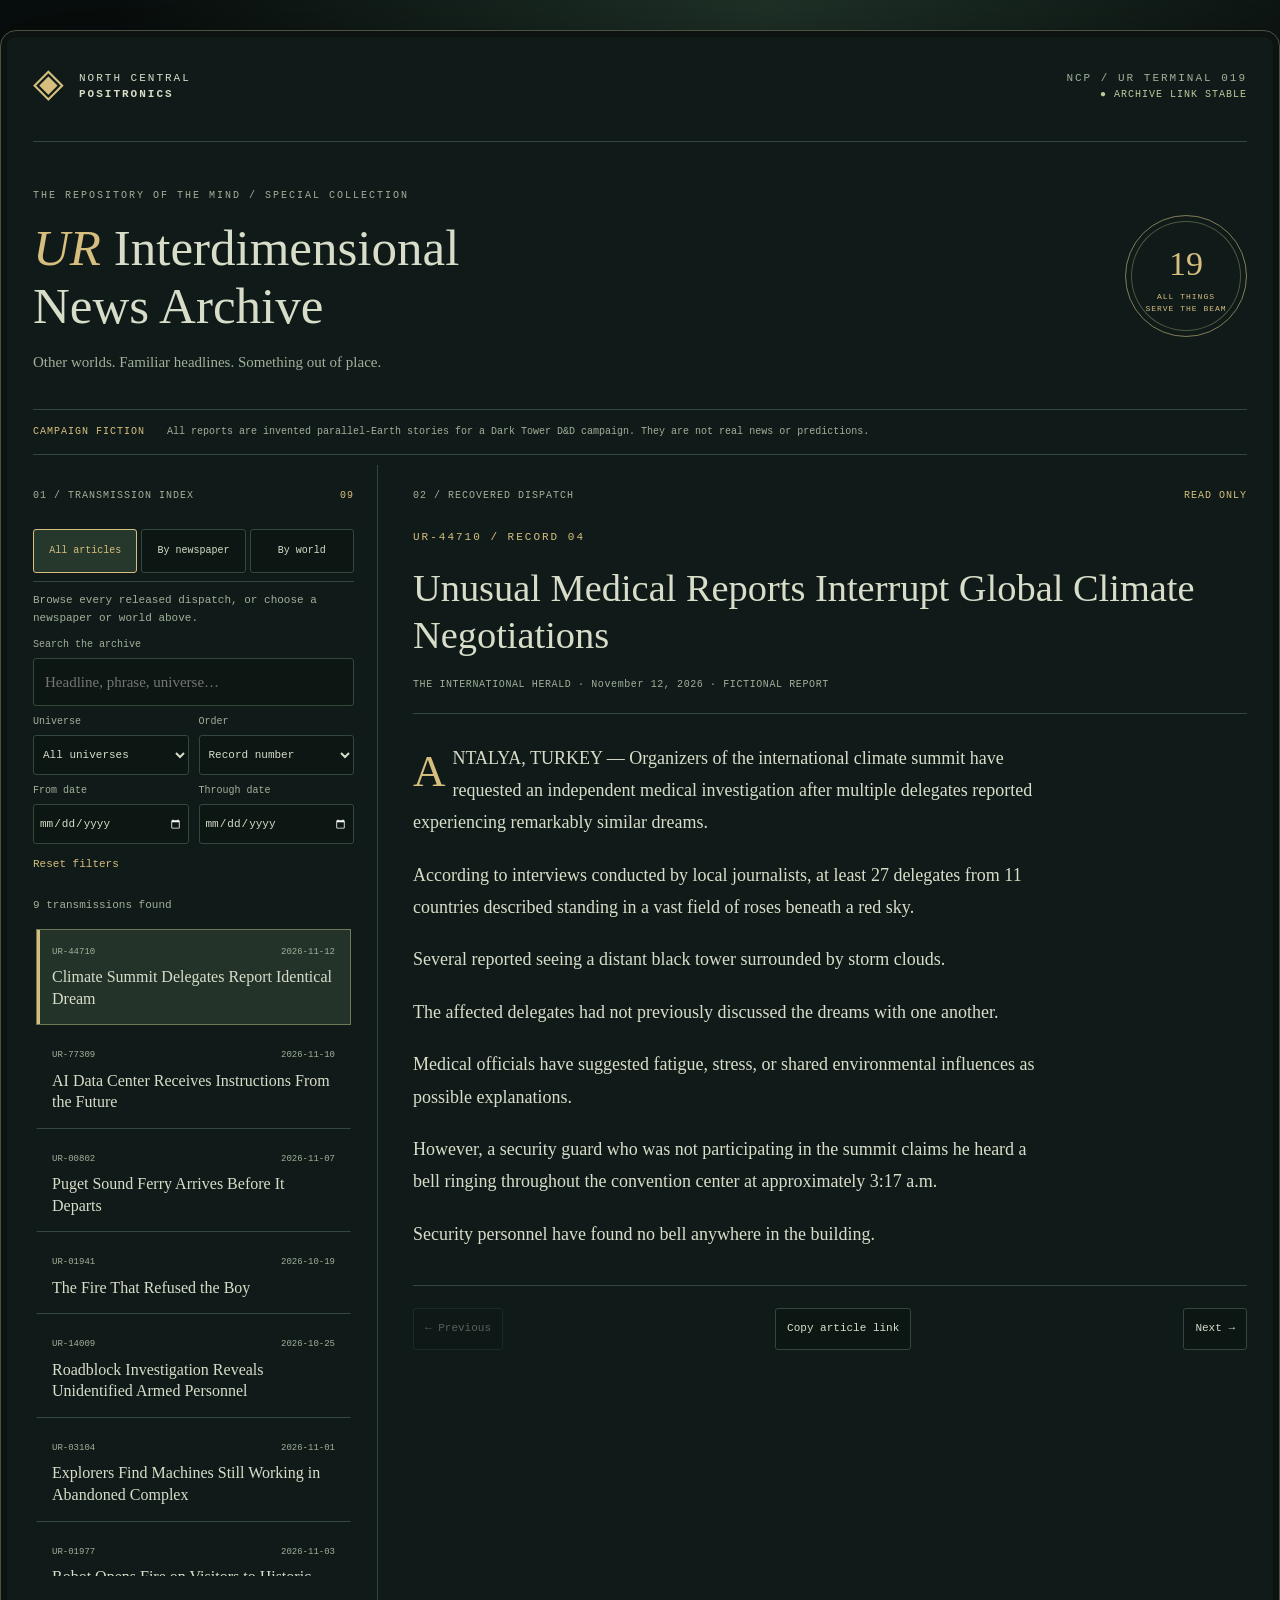
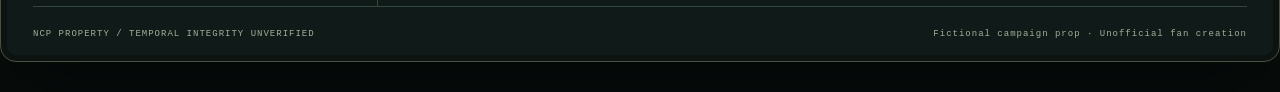
<file: Player Index.html>
<!doctype html>
<html lang="en"><head><meta charset="utf-8"><meta name="viewport" content="width=device-width,initial-scale=1"><meta name="theme-color" content="#0e1716"><meta name="description" content="A fictional parallel-Earth news archive for a Dark Tower tabletop campaign."><title>UR Interdimensional News Archive</title><style>*{box-sizing:border-box} :root{color-scheme:dark;--bg:#101b19;--panel:#15221f;--line:#34473c;--ink:#d8ddc9;--muted:#a2af99;--gold:#d6be7e}body{margin:0;background:#080e0d;color:var(--ink);font:15px/1.6 Georgia,serif;background-image:radial-gradient(ellipse at 60% 0,#203329 0,transparent 60%)}button,input,select{font:inherit}button,a,input,select{-webkit-tap-highlight-color:transparent}button{cursor:pointer}button:disabled{opacity:.35;cursor:default}button,input,select{border:1px solid var(--line);border-radius:3px;background:#0c1714;color:var(--ink);padding:11px}input,select{width:100%;min-width:0}input:focus,select:focus,button:focus-visible,a:focus-visible{outline:2px solid var(--gold);outline-offset:3px}button:hover:not(:disabled){border-color:var(--gold);color:var(--gold)}.tablet{max-width:1440px;margin:30px auto;border:1px solid #4a5140;border-radius:16px;background:var(--bg);box-shadow:0 30px 90px #0009,inset 0 0 0 6px #0c1311;overflow:hidden}header{display:flex;justify-content:space-between;align-items:center;margin:0 32px;padding:25px 0;border-bottom:1px solid var(--line);font:11px/1.5 Consolas,monospace;letter-spacing:2px}.brand{display:flex;align-items:center;gap:13px}.sigil{color:var(--gold);font-size:40px}.hardware{text-align:right;color:var(--muted)}.signal{color:#bbcb9b;font-size:10px;letter-spacing:1px}main{padding:0 32px}.intro{display:flex;justify-content:space-between;gap:20px;align-items:center;padding:36px 0 25px}.eyebrow,.section-label,label,.small,.fiction,footer,.text-button,.record-meta,.article-meta,.reader-controls,.kicker{font-family:Consolas,monospace}.eyebrow{font-size:10px;letter-spacing:2px;color:var(--muted)}h1{font-weight:normal;font-size:clamp(30px,4vw,51px);line-height:1.14;margin:15px 0}h1>span{color:var(--gold);font-style:italic} .sub{color:var(--muted);margin:0}.seal{border:1px solid #7c7957;border-radius:50%;width:122px;height:122px;flex-shrink:0;display:flex;flex-direction:column;align-items:center;justify-content:center;color:var(--gold);font-size:34px;box-shadow:inset 0 0 0 5px var(--bg),inset 0 0 0 6px #4d5640}.seal small{font:8px/1.5 Consolas,monospace;text-align:center;letter-spacing:1px}.fiction{font-size:10px;letter-spacing:1px;color:var(--gold);padding:14px 0;border-top:1px solid var(--line);border-bottom:1px solid var(--line)}.fiction span{letter-spacing:0;color:var(--muted);margin-left:15px}.workspace{display:grid;grid-template-columns:345px minmax(0,1fr)}aside{border-right:1px solid var(--line);padding:23px 23px 30px 0}.section-label{font-size:10px;color:var(--muted);letter-spacing:1px;display:flex;justify-content:space-between;gap:10px;margin-bottom:25px}.section-label span{color:var(--gold)}label{display:block;font-size:10px;color:var(--muted);margin:8px 0 5px}.filters{display:grid;grid-template-columns:1fr 1fr;gap:10px}.filters input,.filters select{font:11px Consolas,monospace;padding:10px 5px;min-height:40px}.text-button{border:0;background:none;padding:12px 0;font-size:11px;color:var(--gold)}.small{font-size:11px;color:var(--muted)}#records{display:grid;gap:7px;max-height:650px;overflow:auto;padding:3px}.record{display:block;text-align:left;width:100%;background:transparent;padding:15px;border-color:transparent;border-bottom-color:var(--line);border-radius:0}.record[aria-current=true]{background:#23332a;border:1px solid #6f7854;box-shadow:inset 3px 0 var(--gold)}.record-meta{display:flex;justify-content:space-between;font-size:9px;color:var(--muted);gap:7px}.record-title{display:block;font-size:16px;line-height:1.35;margin-top:7px}#reader{padding:23px 0 30px 35px;min-height:700px;scroll-margin-top:15px}.kicker{color:var(--gold);font-size:11px;letter-spacing:2px}h2{font-weight:normal;font-size:clamp(25px,3vw,39px);line-height:1.22;margin:18px 0}.article-meta{font-size:10px;color:var(--muted);border-bottom:1px solid var(--line);padding-bottom:20px;letter-spacing:.6px}.body{max-width:70ch;font-size:18px;line-height:1.8;margin-top:28px}.body p{margin:0 0 20px}.body p:first-child:first-letter{font-size:2.5em;float:left;line-height:1;padding:7px 7px 0 0;color:var(--gold)}.reader-controls{display:flex;justify-content:space-between;gap:8px;margin-top:35px;padding-top:22px;border-top:1px solid var(--line);font-size:11px}.empty{padding:65px 0;color:var(--muted);max-width:50ch}footer{border-top:1px solid var(--line);margin:0 32px;padding:20px 0;display:flex;justify-content:space-between;gap:15px;color:var(--muted);font-size:9px;letter-spacing:1px}.skip{position:absolute;left:10px;top:-100px;background:var(--gold);color:#111;padding:10px;z-index:2}.skip:focus{top:10px}
@media(min-width:1500px){.tablet{margin:45px auto}}@media(max-width:800px){.tablet{margin:0;border-radius:0;border:0}header{margin:0 20px;padding:16px 0}.hardware{font-size:9px;letter-spacing:0}.signal{font-size:8px}main{padding:0 20px}.intro{padding:25px 0}.seal{display:none}.fiction span{display:block;margin:6px 0 0}.workspace{display:block}aside{border-right:0;border-bottom:1px solid var(--line);padding:20px 0}#records{max-height:260px;grid-template-columns:1fr 1fr}.record{padding:12px}.record-meta{flex-wrap:wrap}.record-title{font-size:14px}#reader{padding:25px 0;min-height:400px}.body{font-size:18px}.section-label{margin-bottom:16px}footer{margin:0 20px;flex-direction:column}.reader-controls{flex-wrap:wrap}.reader-controls button{flex:1;white-space:nowrap}}@media(max-width:360px){header{letter-spacing:0}.brand{gap:6px}#records{grid-template-columns:1fr}}@media print{body,.tablet{background:white;color:black;box-shadow:none;border:0}header,.intro,.fiction,aside,.reader-controls,footer,#notice,.section-label{display:none}.workspace{display:block}#reader{padding:0}.body,.article-meta,.kicker{color:black}}

.browse-tabs{display:flex;gap:4px;border-bottom:1px solid var(--line);padding-bottom:8px}.browse-tabs button{flex:1;font:10px/1.4 Consolas,monospace;padding:10px 5px;min-height:44px}.browse-tabs [aria-selected=true]{color:var(--gold);border-color:var(--gold);background:#26382b}#browse-panel .small{margin:10px 0}.group-list{display:grid;gap:5px;max-height:185px;overflow:auto;padding:3px;margin-bottom:15px}.group-button{text-align:left;font:10px/1.5 Consolas,monospace;padding:10px;min-height:40px;overflow-wrap:anywhere}.group-button[aria-pressed=true]{border-color:var(--gold);color:var(--gold);background:#23332a}@media(max-width:800px){.group-list{max-height:160px;grid-template-columns:1fr 1fr}}@media(max-width:360px){.group-list{grid-template-columns:1fr}}
</style></head>
<body><a class="skip" href="#reader">Skip to article</a>
<div class="tablet"><header><div class="brand"><span class="sigil" aria-hidden="true">◈</span><div>NORTH CENTRAL<br><b>POSITRONICS</b></div></div><div class="hardware">NCP / UR TERMINAL 019<br><span class="signal">● ARCHIVE LINK STABLE</span></div></header>
<main><section class="intro"><div><p class="eyebrow">THE REPOSITORY OF THE MIND / SPECIAL COLLECTION</p><h1><span>UR</span> Interdimensional<br>News Archive</h1><p class="sub">Other worlds. Familiar headlines. Something out of place.</p></div><div class="seal" aria-hidden="true">19<small>ALL THINGS<br>SERVE THE BEAM</small></div></section>
<p class="fiction">CAMPAIGN FICTION <span>All reports are invented parallel-Earth stories for a Dark Tower D&amp;D campaign. They are not real news or predictions.</span></p>
<div class="workspace"><aside aria-label="Archive browser"><div class="section-label">01 / TRANSMISSION INDEX <span id="count"></span></div>
<div class="browse-tabs" role="tablist" aria-label="Browse articles by"><button id="tab-all" role="tab" aria-selected="true" aria-controls="browse-panel" tabindex="0">All articles</button><button id="tab-newspaper" role="tab" aria-selected="false" aria-controls="browse-panel" tabindex="-1">By newspaper</button><button id="tab-world" role="tab" aria-selected="false" aria-controls="browse-panel" tabindex="-1">By world</button></div><div id="browse-panel" role="tabpanel" aria-labelledby="tab-all"></div>
<label for="search">Search the archive</label><input id="search" type="search" placeholder="Headline, phrase, universe…" autocomplete="off">
<div class="filters"><div><label for="universe">Universe</label><select id="universe"><option value="">All universes</option></select></div><div><label for="sort">Order</label><select id="sort"><option value="record">Record number</option><option value="newest">Newest first</option><option value="oldest">Oldest first</option></select></div></div>
<div class="filters"><div><label for="from">From date</label><input id="from" type="date"></div><div><label for="to">Through date</label><input id="to" type="date"></div></div>
<button class="text-button" id="clear">Reset filters</button><p id="status" role="status" class="small"></p><nav id="records" aria-label="Articles"></nav>
</aside><section id="reader" tabindex="-1" aria-label="Article reader"><div class="section-label">02 / RECOVERED DISPATCH <span>READ ONLY</span></div><div id="article"></div><div class="reader-controls"><button id="prev">← Previous</button><button id="share">Copy article link</button><button id="next">Next →</button></div><p id="notice" role="status" class="small"></p></section></div></main>
<footer><span>NCP PROPERTY / TEMPORAL INTEGRITY UNVERIFIED</span><span>Fictional campaign prop · Unofficial fan creation</span></footer></div>
<noscript>This archive requires JavaScript to browse its fictional articles. Enable JavaScript and reload.</noscript><script>window.UR_ARTICLES=[{"id":"record-4","number":4,"label":"Climate Summit Delegates Report Identical Dream","universe":"UR-44710","publication":"THE INTERNATIONAL HERALD","date":"2026-11-12","title":"Unusual Medical Reports Interrupt Global Climate Negotiations","paragraphs":["ANTALYA, TURKEY — Organizers of the international climate summit have requested an independent medical investigation after multiple delegates reported experiencing remarkably similar dreams.","According to interviews conducted by local journalists, at least 27 delegates from 11 countries described standing in a vast field of roses beneath a red sky.","Several reported seeing a distant black tower surrounded by storm clouds.","The affected delegates had not previously discussed the dreams with one another.","Medical officials have suggested fatigue, stress, or shared environmental influences as possible explanations.","However, a security guard who was not participating in the summit claims he heard a bell ringing throughout the convention center at approximately 3:17 a.m.","Security personnel have found no bell anywhere in the building."]},{"id":"record-8","number":8,"label":"AI Data Center Receives Instructions From the Future","universe":"UR-77309","publication":"THE DENVER BUSINESS JOURNAL","date":"2026-11-10","title":"Technology Company Investigates Anomalous Maintenance Reports","paragraphs":["DENVER — Engineers at a recently completed artificial intelligence data center are investigating an unusual series of automated maintenance reports.","The facility's management software began issuing warnings about equipment failures several days before those failures occurred.","Initially, the phenomenon was celebrated as a breakthrough in predictive maintenance.","However, engineers became concerned when the reports began referring to equipment that had not yet been delivered to the facility.","One report accurately identified the serial number of a transformer still under construction in another state.","Another instructed employees to evacuate a laboratory on November 19.","The company insists that the warnings are the result of corrupted scheduling data.","Nevertheless, the laboratory referenced in the final report has been temporarily closed."]},{"id":"record-19","number":19,"label":"Puget Sound Ferry Arrives Before It Departs","universe":"UR-00802","publication":"THE PUGET SOUND TIMES","date":"2026-11-07","title":"Washington State Ferries Investigate Unexplained Schedule Discrepancy","paragraphs":["BREMERTON, WASHINGTON — Washington State Ferries officials are reviewing an unusual incident involving a passenger ferry operating between Bremerton and Seattle.","According to automated navigation records, the vessel arrived at its destination three minutes before its documented departure time.","Crew members and passengers insist that the crossing proceeded normally.","Officials initially suspected a malfunction involving synchronized clocks.","However, security footage from both terminals appears to support the conflicting timestamps.","A passenger reported receiving a text message from his wife confirming his arrival while he was still watching the vessel leave the dock.","The Coast Guard has requested copies of the navigation records.","An engineer examining the footage noted another discrepancy.","For approximately nineteen seconds, the vessel's reflection remained visible on the water after the ship itself had moved out of the camera's frame."]},{"id":"record-21","number":21,"label":"The Fire That Refused the Boy","universe":"UR-01941","publication":"THE HEMPHILL COUNTY REGISTER","date":"2026-10-19","title":"Charyou Tree Ceremony Ends in Death After Three Failed Ignitions","paragraphs":["HEMPHILL — Authorities are investigating the death of Orin Vale during the Charyou Tree ritual after three attempts to ignite the ceremonial fire failed.","Witnesses report that a six-year-old boy named Tobin Crowley was initially selected for the Charyou Tree ritual, a tradition maintained by the community for generations.","According to multiple accounts, the ceremonial fire failed to ignite on three consecutive attempts.","Several witnesses insist the torches were burning normally before being brought into contact with the prepared kindling. Others claim the flames visibly disappeared.","The ceremony's organizers subsequently selected another participant, identified as Orin Vale.","Orin Vale died in the Charyou Tree burning.","The boy's father, Thomas Crowley, reportedly left the gathering carrying his son. He has declined requests for an interview.","Investigators have found no mechanical explanation for the repeated ignition failures.","A witness interviewed after the incident offered a different explanation.","\"Maybe the fire knew something we didn't.\""],"collection":"Echoes of the Past","sourceNumber":1},{"id":"record-24","number":24,"label":"Roadblock Investigation Reveals Unidentified Armed Personnel","universe":"UR-14009","publication":"THE FRONTIER NATIONAL WIRE","date":"2026-10-25","title":"Investigators Discover Masked Individuals Among Casualties at Highway Checkpoint","paragraphs":["KINGSTOWN — Authorities investigating a deadly confrontation at an unofficial highway checkpoint have reported the presence of unidentified armed personnel among the dead.","The checkpoint was apparently operated by individuals associated with Ironclad, although the company has not confirmed responsibility for the installation.","Investigators also discovered several bodies wearing unusual face coverings.","No identification documents were recovered from those individuals.","Authorities have not released the total number of casualties or identified the travelers involved in the confrontation.","The site contained evidence of a violent engagement, with abandoned equipment and damaged barricades scattered across the road.","A source familiar with the investigation stated that the masked individuals appeared to be operating alongside the checkpoint's guards.","When asked whether they were employees, the source declined to comment.","The only unusual detail included in the official report concerns the masks themselves.","Investigators have requested additional analysis to determine what materials were used in their construction."],"collection":"Echoes of the Past","sourceNumber":4},{"id":"record-26","number":26,"label":"Explorers Find Machines Still Working in Abandoned Complex","universe":"UR-03104","publication":"THE NORTH AMERICAN SCIENCE REPORT","date":"2026-11-01","title":"Artificial Intelligence System Discovered in Long-Abandoned Underground Facility","paragraphs":["UNDISCLOSED LOCATION — Explorers exploring an abandoned underground installation have discovered automated equipment that appears to have continued functioning long after the facility was evacuated.","The complex contains maintenance robots, emergency systems, computer terminals, and extensive industrial infrastructure.","A partially functioning artificial intelligence identified itself using the designation OR3N.","According to preliminary reports, the system communicates in ordinary language and retains access to some facility records.","Explorers also discovered evidence that parts of the installation had experienced serious equipment failures and emergency shutdowns.","Several security devices remain operational.","An explorer involved in the exploration reported that the system was unusually conversational despite the facility's condition.","\"It's like speaking with a technician who never got the memo that everybody else went home.\"","The facility's original purpose remains under investigation."],"collection":"Echoes of the Past","sourceNumber":6},{"id":"record-27","number":27,"label":"Robot Opens Fire on Visitors to Historic Castle","universe":"UR-01977","publication":"THE HISTORIC PRESERVATION JOURNAL","date":"2026-11-03","title":"Automated Security Incident Raises Questions About Preserved Technology","paragraphs":["A preservation project involving a historic castle has been suspended following an encounter with an automated security machine.","Witnesses report that visitors discovered a functioning robotic attendant within the structure.","The machine appeared capable of communication and performing ordinary service functions.","However, the encounter escalated when the robot allegedly discharged a weapon at one of the visitors.","The group subsequently withdrew from the site.","Investigators believe the machine may have been following security instructions established long before the current investigation.","The manufacturer's identity has not been confirmed.","Officials are examining whether the robot's behavior represents a malfunction or the continued operation of an obsolete security protocol.","The structure has been closed pending further assessment."],"collection":"Echoes of the Past","sourceNumber":7},{"id":"record-35","number":35,"label":"Four Missing, One Arrested","universe":"UR-00019","publication":"THE AMERICAN PRESS","date":"2026-10-26","title":"Navy Sailor Charged With Four Murders Despite Absence of Bodies","paragraphs":["Authorities have arrested an active-duty United States Navy sailor following the unexplained disappearance of four individuals from a private residence.","The missing persons, identified as Chris, Ciera, Tyler, and Kelly, were reportedly gathered at the home of Tyler and Kelly shortly before their disappearance.","Investigators have recovered no bodies.","According to police, there is no evidence that the four individuals left the property through any conventional means. Officers examining the residence found no obvious indications of forced entry or a struggle sufficient to explain the disappearance of four adults.","The investigation took an unusual turn when the sailor, who had been present during the incident, provided authorities with an extraordinary explanation.","He reportedly claimed that the missing individuals had been transported to another world.","Sources familiar with the questioning say the suspect described unfamiliar towns, strange machinery, and locations that investigators have been unable to identify.","One investigator described the statements as unusually elaborate.","\"He wasn't just saying they disappeared. He was describing an entire place where he believed they had gone.\"","Prosecutors have filed four murder charges.","The suspect's defense maintains that no physical evidence establishes that any of the missing persons are dead.","During an initial court appearance, the sailor reportedly repeated that his friends were alive.","Authorities have not commented on whether their investigation has identified any alternative explanation."],"collection":"The Sailor's Search","sourceNumber":1},{"id":"record-36","number":36,"label":"Prison Officials Unable to Explain Inmate's Disappearance","universe":"UR-00019","publication":"THE NATIONAL EVENING POST","date":"2026-10-30","title":"Murder Suspect Vanishes From Locked Cell; Internal Investigation Underway","paragraphs":["Federal authorities have launched a nationwide search for a Navy sailor who disappeared from a secured prison cell while awaiting trial for four murders.","Corrections officers discovered the inmate missing during a routine inspection.","According to prison officials, the cell door remained locked, the security systems showed no evidence of unauthorized access, and no damage was found to the walls or ventilation system.","Authorities have not explained how the prisoner could have escaped.","An employee familiar with the investigation claims that security footage shows the inmate seated on his bunk shortly before the incident.","The man appears to look toward the ceiling and speak, although the recording contains no audio.","The footage then suffers a brief visual disturbance.","When the image returns, the cell is empty.","A prison spokesperson declined to discuss the recording, stating that all available evidence remains under review.","Several employees have also described hearing an unusual ringing noise shortly before the disappearance. Officials insist that these accounts have not been substantiated.","The suspect's former attorney stated that his client had repeatedly expressed concern for the four people he was accused of murdering.","\"He maintained that they were alive. He never changed that story.\"","Federal investigators have issued an alert requesting information concerning the fugitive's whereabouts."],"collection":"The Sailor's Search","sourceNumber":2}];</script><script>'use strict';
const data=Array.isArray(window.UR_ARTICLES)?window.UR_ARTICLES:[];
const $=id=>document.getElementById(id);
const dateText=d=>new Date(d+'T12:00:00Z').toLocaleDateString('en-US',{year:'numeric',month:'long',day:'numeric',timeZone:'UTC'});
let selected=null,filtered=[],browseMode='all',browseGroup='';
function node(tag,text,className){const n=document.createElement(tag);if(text!==undefined)n.textContent=text;if(className)n.className=className;return n;}
[...new Set(data.map(a=>a.universe))].sort().forEach(u=>{const o=node('option',u);o.value=u;$('universe').append(o);});
function filter(){const q=$('search').value.trim().toLowerCase();filtered=data.filter(a=>(!browseGroup||(browseMode==='newspaper'?a.publication:a.universe)===browseGroup)&&(!$('universe').value||a.universe===$('universe').value)&&(!$('from').value||a.date>=$('from').value)&&(!$('to').value||a.date<=$('to').value)&&(!q||[a.title,a.label,a.universe,a.publication,...a.paragraphs].join(' ').toLowerCase().includes(q))).sort((a,b)=>$('sort').value==='newest'?b.date.localeCompare(a.date)||a.number-b.number:$('sort').value==='oldest'?a.date.localeCompare(b.date)||a.number-b.number:a.number-b.number);if(!filtered.some(a=>a.id===selected))selected=filtered[0]?.id||null;render();}
function renderGroups(){const panel=$('browse-panel');panel.replaceChildren();panel.setAttribute('aria-labelledby','tab-'+browseMode);if(browseMode==='all'){panel.append(node('p','Browse every released dispatch, or choose a newspaper or world above.','small'));return;}const key=browseMode==='newspaper'?'publication':'universe';const counts=new Map();data.forEach(a=>counts.set(a[key],(counts.get(a[key])||0)+1));const groups=node('div',undefined,'group-list');function choice(value,label,count){const b=node('button',label+' ('+count+')','group-button');b.setAttribute('aria-pressed',String(browseGroup===value));b.onclick=()=>{browseGroup=value;renderGroups();filter();};groups.append(b);}choice('','All '+(browseMode==='newspaper'?'newspapers':'worlds'),data.length);[...counts.keys()].sort().forEach(g=>choice(g,g,counts.get(g)));panel.append(node('p','Choose a '+(browseMode==='newspaper'?'newspaper':'world')+'. Counts show released articles.','small'),groups);}
function setBrowse(mode){browseMode=mode;browseGroup='';['all','newspaper','world'].forEach(m=>{const t=$('tab-'+m);t.setAttribute('aria-selected',String(m===mode));t.tabIndex=m===mode?0:-1;});renderGroups();filter();}
['all','newspaper','world'].forEach((mode,i)=>{const tab=$('tab-'+mode);tab.onclick=()=>setBrowse(mode);tab.addEventListener('keydown',e=>{const modes=['all','newspaper','world'];let n;if(e.key==='ArrowRight')n=(i+1)%3;else if(e.key==='ArrowLeft')n=(i+2)%3;else if(e.key==='Home')n=0;else if(e.key==='End')n=2;else return;e.preventDefault();setBrowse(modes[n]);$('tab-'+modes[n]).focus();});});
function render(){ $('count').textContent=String(data.length).padStart(2,'0');$('status').textContent=filtered.length+' transmission'+(filtered.length===1?'':'s')+' found';$('records').replaceChildren(); filtered.forEach(a=>{const b=node('button',undefined,'record');b.setAttribute('aria-current',String(a.id===selected));const m=node('span',undefined,'record-meta');m.append(node('span',a.universe),node('span',a.date));b.append(m,node('span',a.label,'record-title'));b.onclick=()=>open(a.id,true);$('records').append(b);});const a=filtered.find(a=>a.id===selected);$('article').replaceChildren();if(a){$('article').append(node('p',a.universe+' / RECORD '+String(a.number).padStart(2,'0'),'kicker'),node('h2',a.title),node('p',a.publication+' · '+dateText(a.date)+' · FICTIONAL REPORT','article-meta'));const body=node('div',undefined,'body');a.paragraphs.forEach(p=>body.append(node('p',p)));$('article').append(body);document.title=a.universe+' | UR Interdimensional News Archive';}else{const e=node('div',undefined,'empty');e.append(node('h2',data.length?'No matching transmissions':'Awaiting transmission'),node('p',data.length?'Try another search or reset the filters.':'No dispatches have been released by the keeper of this archive. Check back after your next discovery.'));$('article').append(e);document.title='UR Interdimensional News Archive';}const i=filtered.findIndex(a=>a.id===selected);$('prev').disabled=i<=0;$('next').disabled=i<0||i>=filtered.length-1;$('share').disabled=!a;}
function open(id,focus=false){selected=id;try{history.replaceState(null,'','#'+id);}catch{}render();$('notice').textContent='';if(focus)$('reader').focus();}
function reset(){['search','universe','from','to'].forEach(id=>$(id).value='');$('sort').value='record';browseGroup='';renderGroups();filter();}
['search','from','to'].forEach(id=>$(id).addEventListener('input',filter));['universe','sort'].forEach(id=>$(id).addEventListener('change',filter));$('clear').onclick=reset;
$('prev').onclick=()=>open(filtered[filtered.findIndex(a=>a.id===selected)-1].id,true);$('next').onclick=()=>open(filtered[filtered.findIndex(a=>a.id===selected)+1].id,true);
function route(){const id=location.hash.slice(1);reset();if(data.some(a=>a.id===id))open(id);else if(id){selected=null;filtered=[];render();$('notice').textContent='This transmission is not available in the current release. Reset filters to browse available records.';}}
window.addEventListener('hashchange',route);
$('share').onclick=async()=>{const url=new URL(location.href);url.hash=selected;try{await navigator.clipboard.writeText(url.href);$('notice').textContent='Article link copied. Share it with your ka-tet.';}catch{$('notice').replaceChildren(node('span','Copy this article link: '));const input=node('input');input.value=url.href;input.setAttribute('aria-label','Article link');$('notice').append(input);input.select();}};
route();
</script></body></html>
</file>
<file: library.css>
*{box-sizing:border-box}:root{color-scheme:dark;--bg:#131e19;--panel:#1a281f;--line:#384a3b;--ink:#e2e3cf;--muted:#a7b29b;--gold:#d8be7c}body{margin:0;background:#080e0b;color:var(--ink);font:16px/1.6 Georgia,'Times New Roman',serif;background-image:radial-gradient(ellipse at 65% 0,#29392b,transparent 65%)}a{color:inherit}button,input,select{font:inherit}button,a,input,select{-webkit-tap-highlight-color:transparent}button{cursor:pointer}button,input,select{border:1px solid var(--line);border-radius:3px;color:var(--ink);background:#101a14;padding:11px;min-height:44px}a:focus-visible,button:focus-visible,input:focus-visible,select:focus-visible{outline:2px solid var(--gold);outline-offset:4px}button:hover{border-color:var(--gold)}.terminal{max-width:1440px;margin:30px auto;border:1px solid #4d5942;border-radius:16px;box-shadow:0 35px 80px #0008,inset 0 0 0 6px #0c140e;background:var(--bg);overflow:hidden}header{display:flex;align-items:center;justify-content:space-between;padding:22px 0;margin:0 36px;border-bottom:1px solid var(--line);font:11px/1.5 Consolas,monospace;letter-spacing:2px}.brand{display:flex;align-items:center;gap:14px;text-decoration:none}.sigil{font-size:43px;color:var(--gold)}.hardware{text-align:right;color:var(--muted);font-size:10px;letter-spacing:1px}.online{color:#b8c79c}.top-nav{display:flex;gap:8px;margin:18px 36px 0;padding-bottom:16px;border-bottom:1px solid var(--line);flex-wrap:wrap}.top-nav a{text-decoration:none;font:11px/1.4 Consolas,monospace;min-height:44px;display:flex;align-items:center;padding:10px 18px;border:1px solid var(--line);border-radius:3px;color:var(--muted)}.top-nav a:hover,.top-nav a[aria-current]{color:var(--gold);border-color:#8f8b5d;background:#27362a}main{padding:0 36px}.intro{display:flex;justify-content:space-between;align-items:center;gap:24px;padding:35px 0 32px}.eyebrow{font:10px/1.6 Consolas,monospace;color:var(--muted);letter-spacing:2px;margin:0 0 14px}h1{font-weight:normal;font-size:clamp(44px,5vw,68px);line-height:1.05;letter-spacing:-1.5px;margin:12px 0 19px}h1 em{color:var(--gold);font-weight:normal}.subtitle{color:var(--muted);margin:0;font-size:17px}.seal{width:142px;height:142px;flex-shrink:0;border:1px solid #8c895d;border-radius:50%;color:var(--gold);display:flex;align-items:center;justify-content:center;flex-direction:column;box-shadow:inset 0 0 0 6px var(--bg),inset 0 0 0 7px #566040;margin-right:22px}.seal span{font-size:42px;line-height:1.3}.seal small{font:9px/1.6 Consolas,monospace;letter-spacing:2px;text-align:center}.collection-line{display:flex;justify-content:space-between;gap:15px;border-block:1px solid var(--line);padding:13px 0;font:10px/1.6 Consolas,monospace;color:var(--muted);letter-spacing:.8px}.collection-line>span:first-child{color:var(--gold)}.layout{display:grid;grid-template-columns:235px minmax(0,1fr)}aside{border-right:1px solid var(--line);padding:30px 22px 24px 0}#shelves{display:flex;flex-direction:column;gap:6px}.shelf{display:flex;align-items:center;justify-content:space-between;gap:12px;padding:13px 12px;text-align:left;background:transparent;border-color:transparent;min-height:50px;font-size:15px}.shelf[aria-current=true]{border-color:#6c7651;background:#26362a;color:var(--gold);box-shadow:inset 3px 0 var(--gold)}.shelf-count{font:10px Consolas,monospace;color:var(--muted)}.shelf-foot{border-top:1px solid var(--line);margin-top:36px;padding-top:30px;display:flex;gap:14px;color:#9aa78e;font-size:14px;font-style:italic}.shelf-foot p{margin:0}.small-sigil{font-size:28px;color:#9b946b}.collection{padding:27px 0 25px 30px;min-width:0}.section-heading{display:flex;justify-content:space-between;align-items:center}.section-heading .eyebrow{margin-bottom:5px}h2{font-size:32px;line-height:1.18;font-weight:normal;margin:10px 0}.collection-mark{font-size:42px;color:#5e7259;margin-right:6px}.shelf-description{max-width:70ch;color:var(--muted);font-size:15px;margin:12px 0 22px}.shelf-note{border-left:2px solid #8d8c5f;padding:9px 14px;margin:0 0 22px;background:#1c2b20;font:12px/1.7 Consolas,monospace;color:#c2c9ae}#filters{display:grid;grid-template-columns:minmax(0,1fr) 165px auto;gap:12px;align-items:end}label{display:block;font:9px Consolas,monospace;letter-spacing:1px;color:var(--muted);margin-bottom:9px}input,select{width:100%;min-width:0;font:12px Consolas,monospace;height:46px}input::placeholder{color:#8e9a84}.reset{font:11px Consolas,monospace;height:46px;color:var(--gold)}.results-line{display:flex;align-items:center;justify-content:space-between;gap:12px;margin:21px 0 17px;font:10px Consolas,monospace;color:var(--muted)}.results-line p{margin:0}.results-line>span{letter-spacing:1px;font-size:9px}.book-grid{display:grid;grid-template-columns:repeat(3,minmax(0,1fr));gap:17px}.book-card{min-width:0;background:#1c2b21;border:1px solid var(--line);border-radius:4px;overflow:hidden;display:flex;flex-direction:column}.cover-button{display:block;text-align:left;width:100%;min-height:244px;border:0;border-radius:0;position:relative;padding:25px 18px 22px 29px;background:linear-gradient(110deg,#202f22,#34442f);color:#e6ddba;box-shadow:inset 8px 0 #0003,inset 10px 0 #d4ca9522}.cover-button:before{content:'';position:absolute;inset:12px 11px 12px 20px;border:1px solid #bdba7938;pointer-events:none}.cover-button:after{content:'◈';position:absolute;bottom:18px;right:20px;font:22px Georgia;color:#c9b87988}.cover-button:hover{filter:brightness(1.12)}.book-card[data-section=N] .cover-button{background:linear-gradient(110deg,#1d3433,#33504a)}.book-card[data-section=T] .cover-button{background:linear-gradient(110deg,#363045,#4f4858)}.book-card[data-section=M] .cover-button{background:linear-gradient(110deg,#40302b,#62483a)}.book-card[data-section=H] .cover-button{background:linear-gradient(110deg,#3c3326,#5e5038)}.book-card[data-section=G] .cover-button{background:linear-gradient(110deg,#28394b,#3f5260)}.book-card[data-section=E] .cover-button{background:linear-gradient(110deg,#38403a,#4c5750)}.spine-code{display:block;font:10px Consolas,monospace;letter-spacing:2px;color:#e0cf99;margin-bottom:24px}.cover-title{display:block;font-size:23px;line-height:1.22;overflow-wrap:anywhere}.cover-credit{display:block;font-size:12px;line-height:1.5;color:#d5d7bf;margin-top:14px;padding-right:8px}.card-foot{padding:13px 17px;display:flex;align-items:center;justify-content:space-between;gap:8px;font:9px/1.4 Consolas,monospace;color:var(--muted);border-top:1px solid var(--line)}.details-link{border:0;background:none;min-height:30px;padding:3px 0 3px 7px;font:10px Consolas,monospace;color:var(--gold);white-space:nowrap}.pagination{display:flex;align-items:center;justify-content:center;gap:16px;margin:26px 0;font:11px Consolas,monospace}.pagination button{font:11px Consolas,monospace;min-width:95px}.pagination button:disabled{opacity:.35;cursor:default}.reading-note{border-top:1px solid var(--line);padding-top:20px;font:10px/1.8 Consolas,monospace;color:var(--muted)}footer{border-top:1px solid var(--line);margin:0 36px;padding:20px 0;display:flex;justify-content:space-between;gap:12px;font:9px/1.7 Consolas,monospace;letter-spacing:.7px;color:var(--muted)}dialog{background:#19271e;color:var(--ink);border:1px solid #8c8e60;border-radius:8px;padding:0;max-width:650px;width:calc(100% - 32px);max-height:85vh;box-shadow:0 24px 90px #0009}dialog::backdrop{background:#020905dd;backdrop-filter:blur(4px)}.dialog-content{padding:38px;position:relative}.close{position:absolute;right:12px;top:12px;width:44px;font-size:28px;line-height:1;padding:0;background:transparent;border:0;color:var(--gold)}.dialog-content .eyebrow{color:var(--gold);padding-right:35px}.detail-shelf{font:10px Consolas,monospace;letter-spacing:1px;color:var(--muted)}.dialog-content h2{font-size:38px;margin:22px 0 14px}.detail-credit{color:#c4ceb5;font-size:16px}.divider{color:#bca971;border-block:1px solid var(--line);text-align:center;margin:24px 0;font-size:24px}.detail-blurb{font-size:18px;line-height:1.85}.detail-actions{display:flex;flex-wrap:wrap;gap:12px;margin-top:28px}.detail-actions>*{font:11px/1.6 Consolas,monospace;min-height:44px;display:flex;align-items:center;padding:12px 16px;text-decoration:none}.primary{border:1px solid #979566;border-radius:3px;background:#34432d;color:#e7dab0}.copy-status{font:11px Consolas,monospace;color:var(--gold);min-height:20px}.empty{grid-column:1/-1;min-height:230px;color:var(--muted);padding:30px 0}.skip{position:absolute;left:12px;top:-100px;background:var(--gold);color:#111;padding:12px;z-index:5}.skip:focus{top:12px}.noscript{padding:30px} [hidden]{display:none!important}
@media(min-width:1500px){.terminal{margin:45px auto}}@media(max-width:1100px){.layout{grid-template-columns:205px minmax(0,1fr)}.book-grid{grid-template-columns:repeat(2,minmax(0,1fr))}#filters{grid-template-columns:1fr 145px}.search-field{grid-column:1/-1}.reset{width:100%}}@media(max-width:760px){.terminal{margin:0;border:0;border-radius:0}header{margin:0 20px;padding:16px 0}.hardware{font-size:8px;max-width:150px;letter-spacing:0}.brand{font-size:9px;letter-spacing:1px}.sigil{font-size:35px}.top-nav{margin:14px 20px 0;gap:6px}.top-nav a{padding:8px 11px;font-size:10px}main{padding:0 20px}.intro{padding:27px 0}.seal{width:95px;height:95px;margin:0}.seal span{font-size:29px}.seal small{font-size:7px;letter-spacing:1px}h1{font-size:46px}.subtitle{font-size:15px}.intro .eyebrow{max-width:230px;font-size:8px}.layout{display:block}aside{border-right:0;border-bottom:1px solid var(--line);padding:22px 0}.shelf-foot{display:none}#shelves{flex-direction:row;overflow-x:auto;padding-bottom:8px}.shelf{flex-shrink:0;min-height:44px;padding:9px 11px;font-size:13px;border-color:var(--line)}.collection{padding:23px 0}.collection-line{font-size:9px;flex-wrap:wrap;gap:5px}.collection-line>span:last-child{font-size:8px}.cover-button{min-height:238px}.cover-title{font-size:23px}.results-line>span{display:none}footer{margin:0 20px;flex-direction:column}.dialog-content{padding:28px}.dialog-content h2{font-size:31px}.detail-blurb{font-size:17px}}@media(max-width:420px){.seal{display:none}.book-grid{gap:11px}.cover-button{padding:22px 13px 19px 22px;min-height:244px}.cover-title{font-size:20px}.cover-credit{font-size:11px}.spine-code{font-size:9px}.card-foot{padding:10px;flex-wrap:wrap;gap:4px}.cover-button:before{inset:9px 8px 9px 14px}.top-nav a{padding-inline:9px}.dialog-content{padding:25px}}@media(prefers-reduced-motion:reduce){*{scroll-behavior:auto!important}}@media print{header,.top-nav,.intro,.collection-line,aside,#filters,.pagination,footer,.results-line,.reading-note{display:none}.terminal{border:0;box-shadow:none;margin:0}.layout{display:block}.collection{padding:0}.book-grid{grid-template-columns:repeat(3,1fr)}body,.terminal,.book-card{background:white;color:black}.cover-button{background:white!important;color:black;box-shadow:none}.cover-credit,.spine-code{color:black}}
</file>
